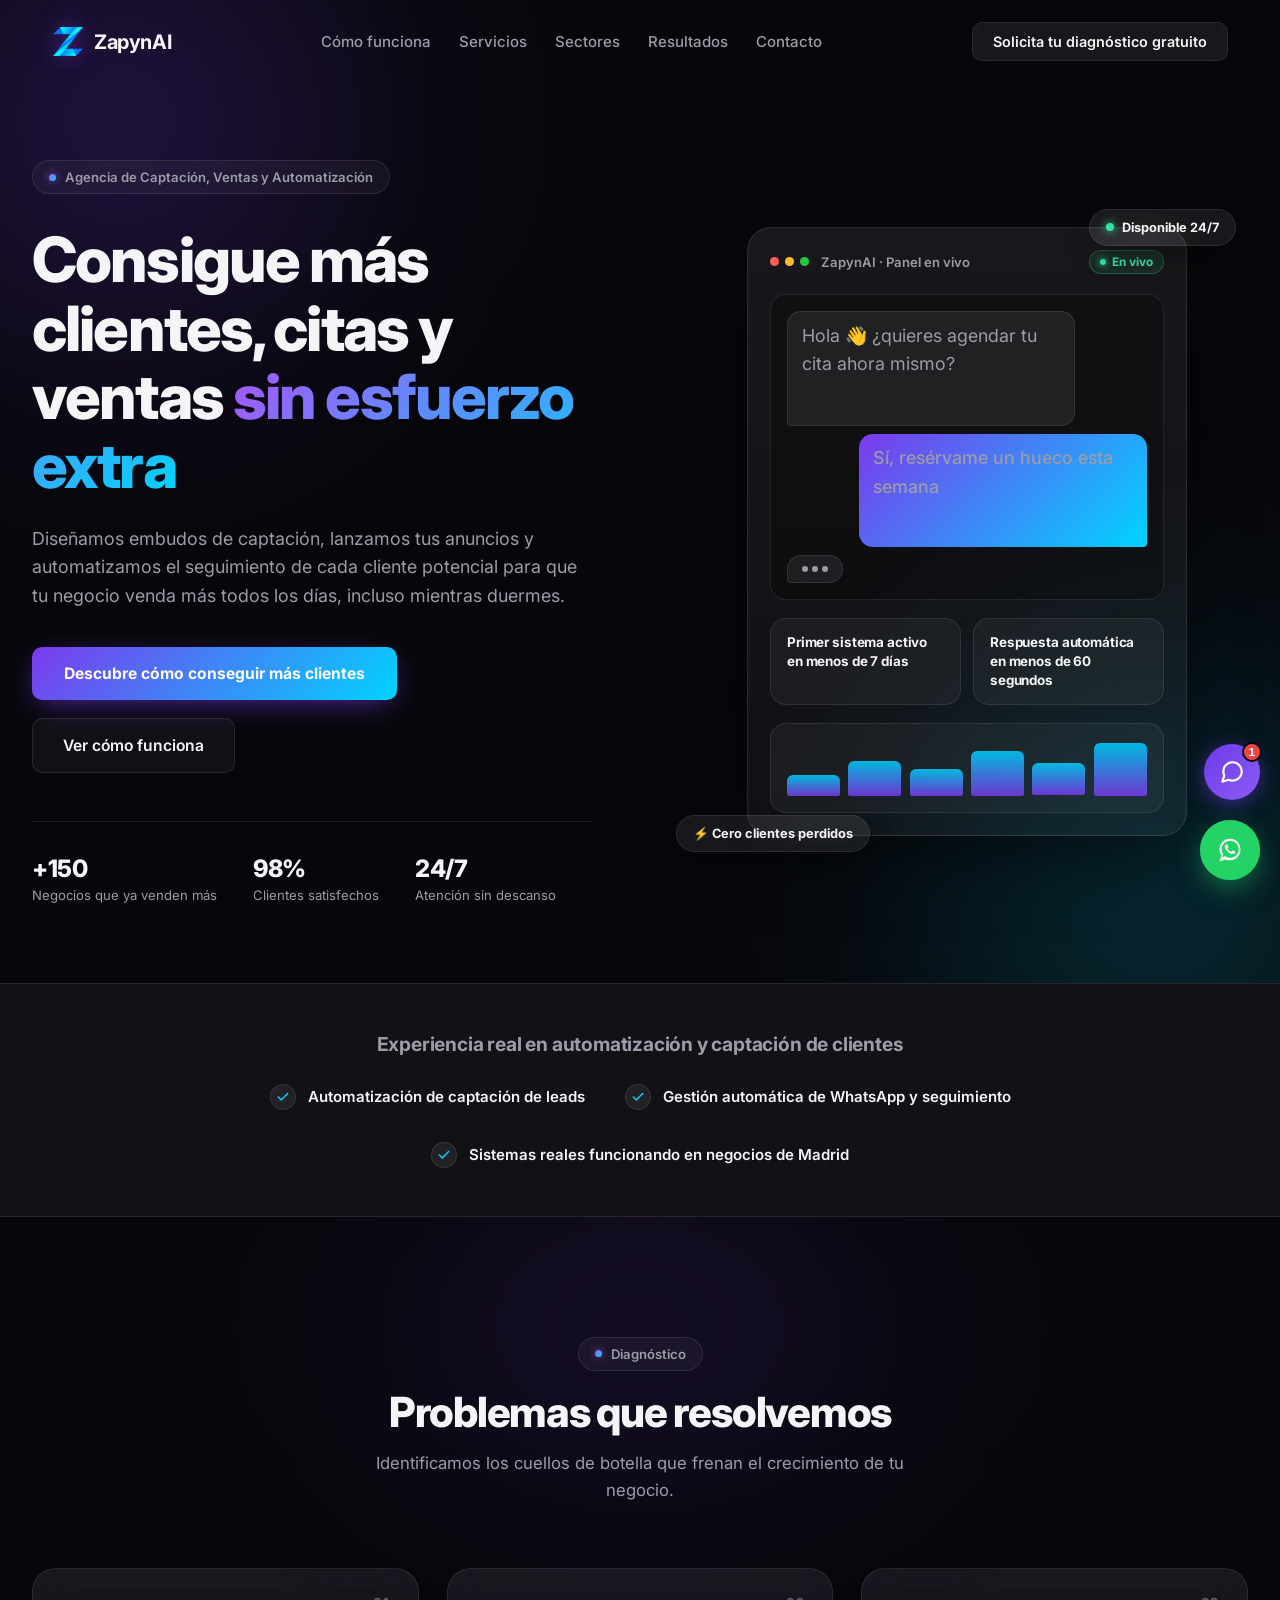
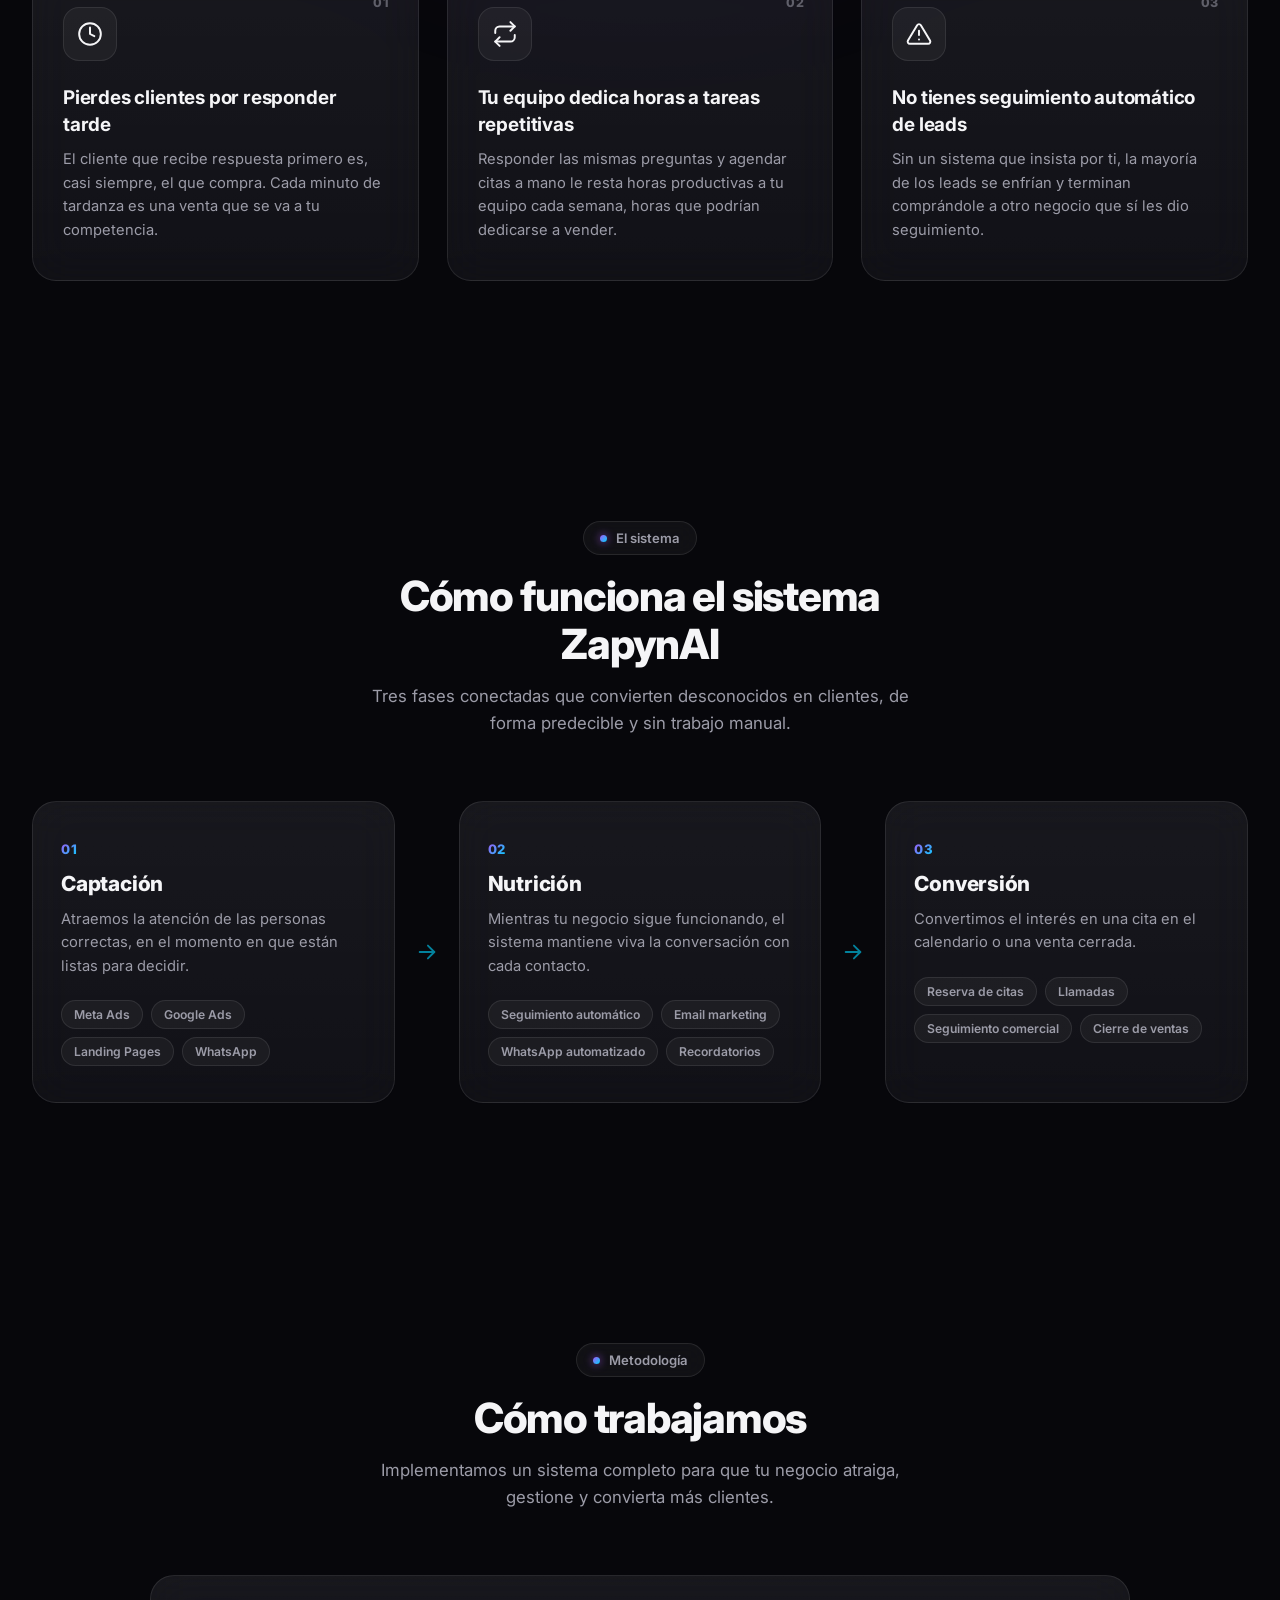
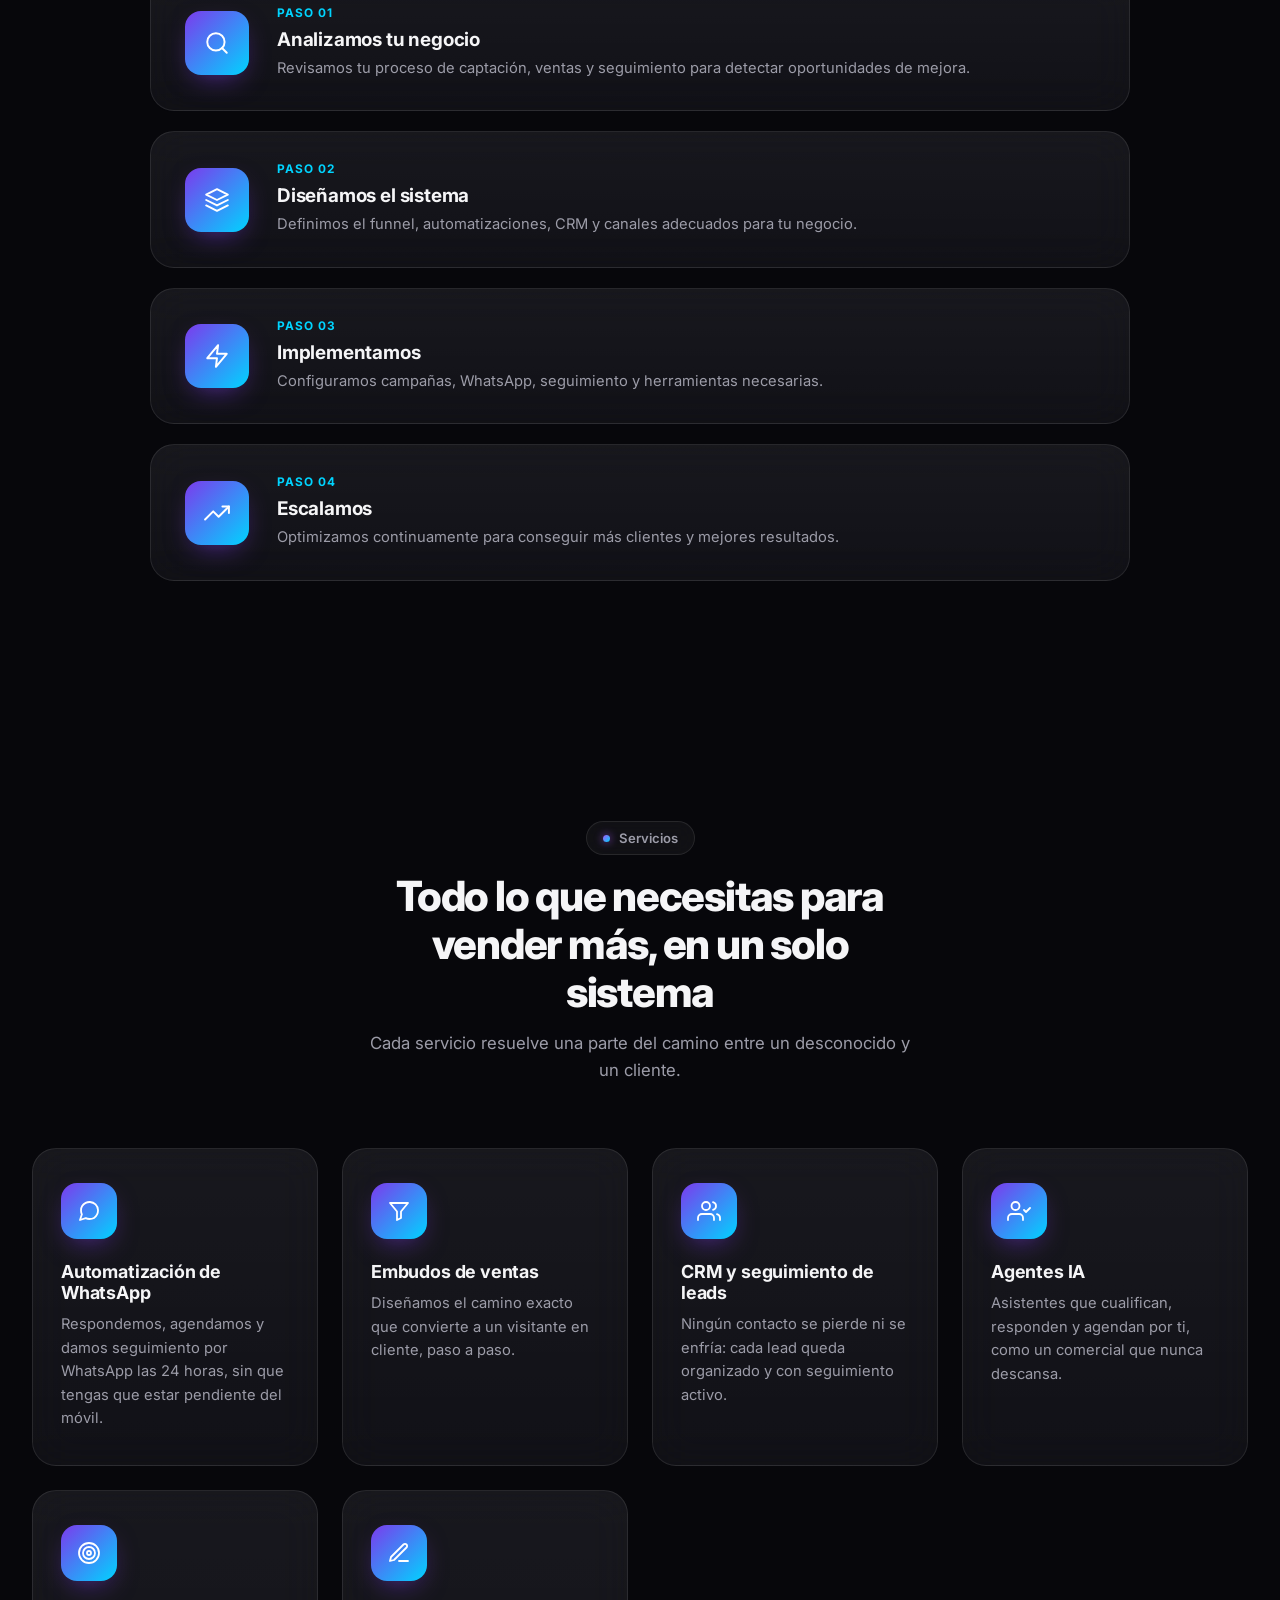
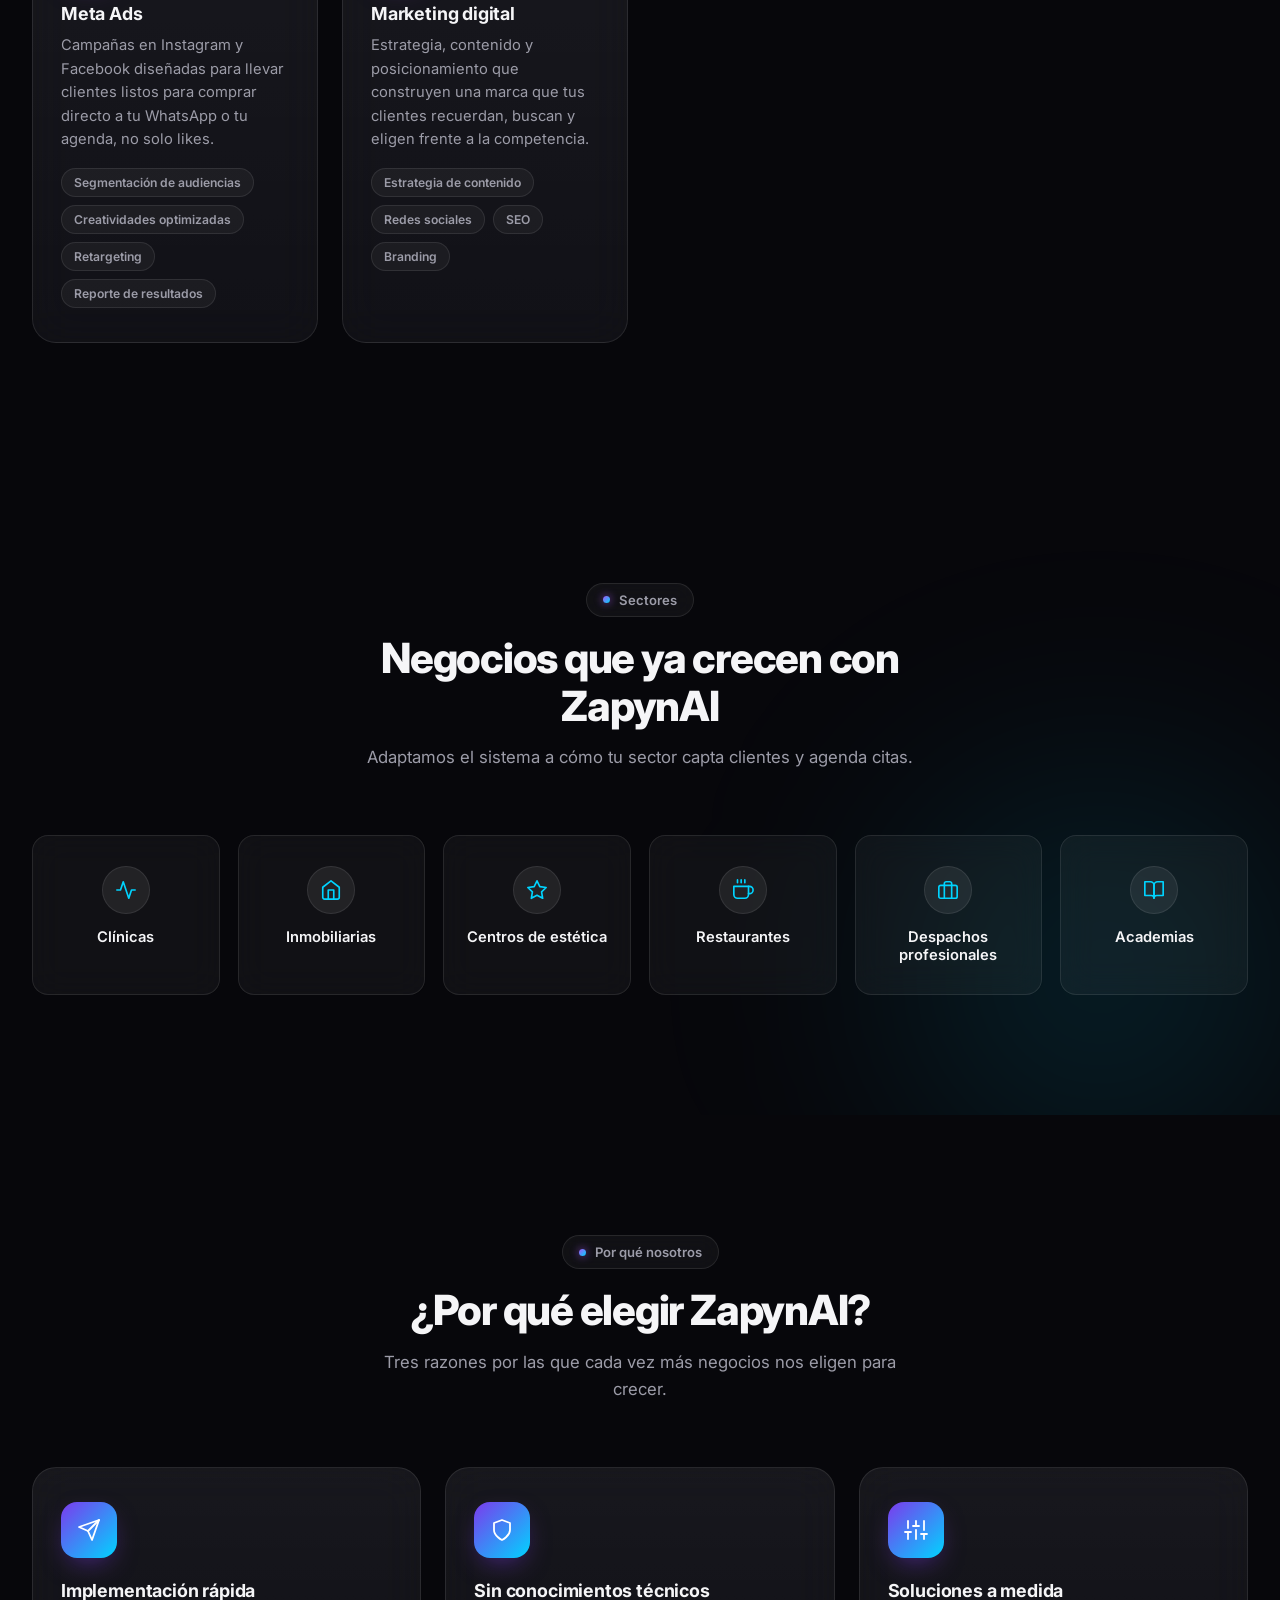
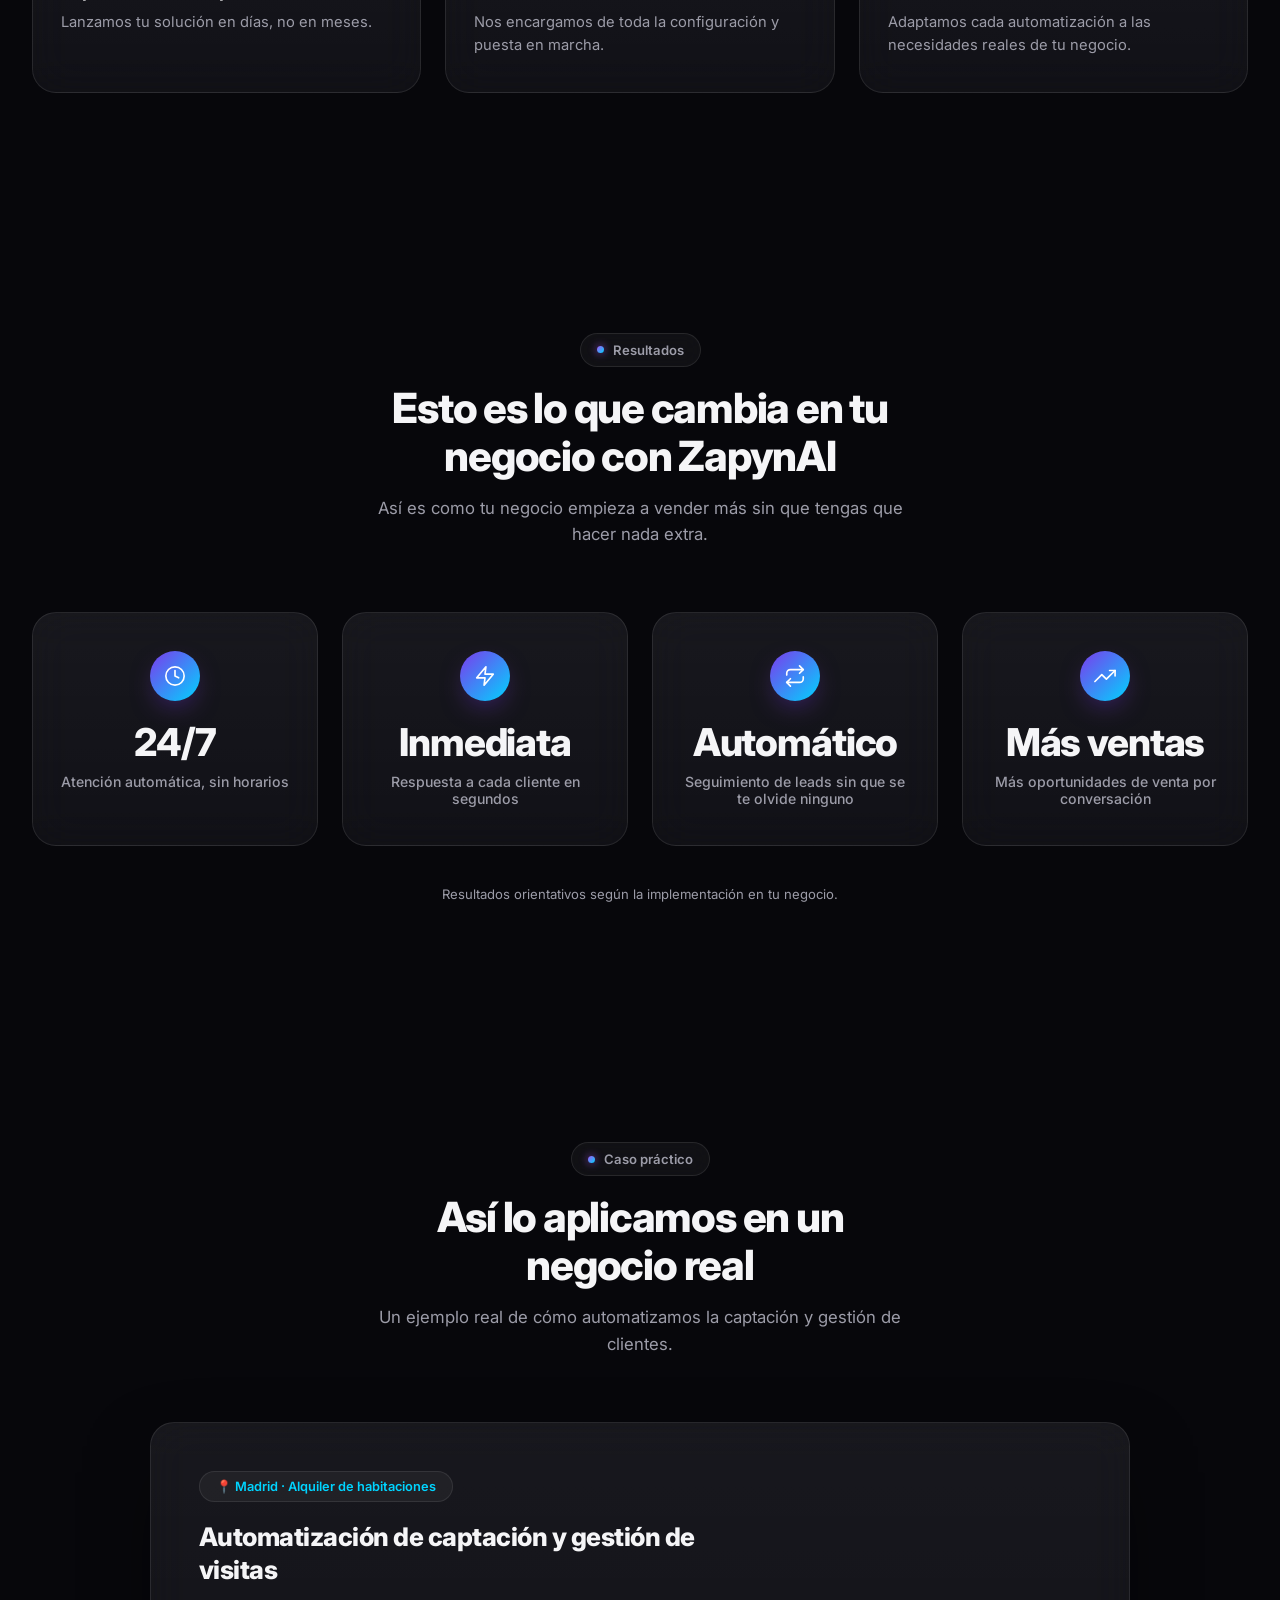
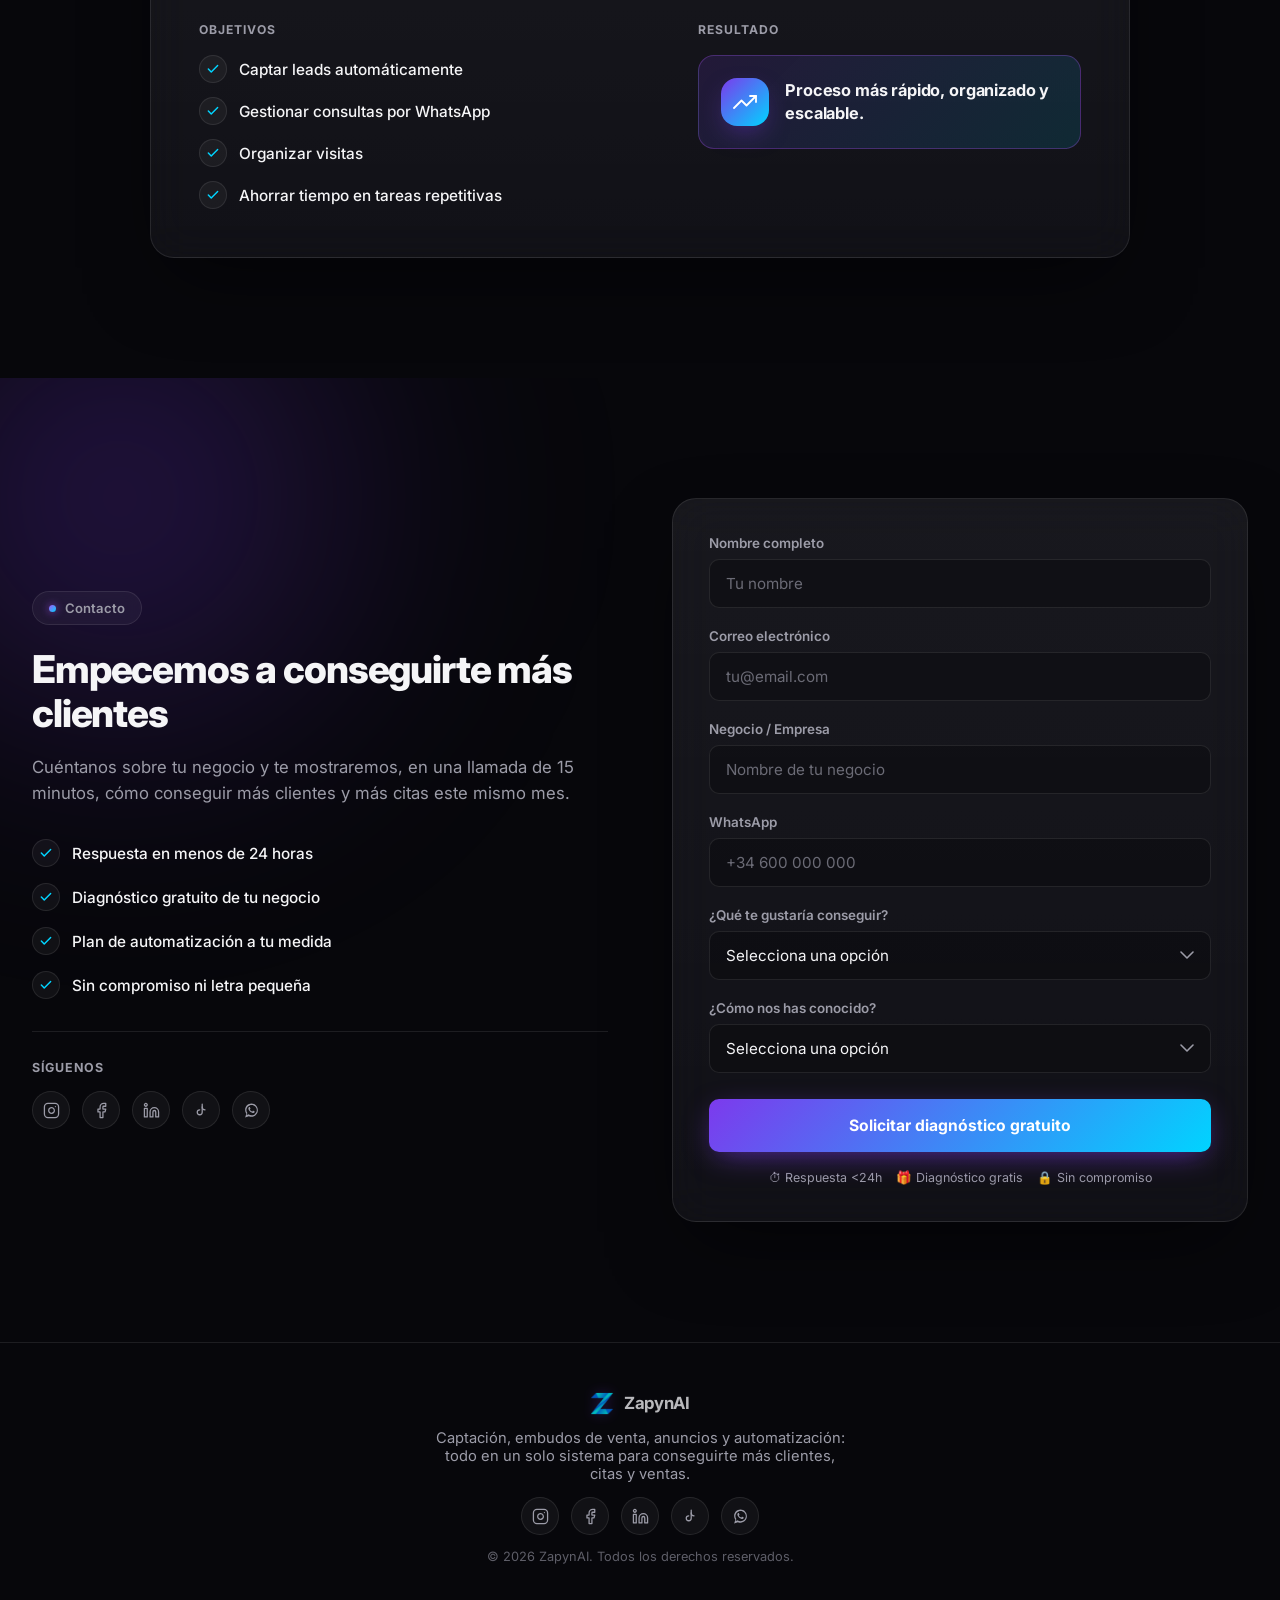
<file: index.html>
<!DOCTYPE html>
<html lang="es">
<head>
    <meta charset="UTF-8">
    <meta name="viewport" content="width=device-width, initial-scale=1.0">
    <title>ZapynAI — Más clientes, más citas y más ventas para tu negocio</title>
    <meta name="description" content="ZapynAI es la agencia que capta clientes, diseña embudos de venta, lanza tus anuncios y automatiza el seguimiento para que consigas más citas y más ventas.">

    <link rel="preconnect" href="https://fonts.googleapis.com">
    <link rel="preconnect" href="https://fonts.gstatic.com" crossorigin>
    <link href="https://fonts.googleapis.com/css2?family=Inter:wght@400;500;600;700;800&display=swap" rel="stylesheet">

    <link rel="stylesheet" href="styles.css">
</head>
<body>

<header class="navbar" id="navbar">
    <div class="nav-container">
        <a href="#hero" class="logo">
            <img src="assets/brand/zapynai-isotype.png" alt="ZapynAI" class="logo-mark">
            ZapynAI
        </a>

        <nav class="nav-links" id="navLinks">
            <a href="#como-funciona">Cómo funciona</a>
            <a href="#servicios">Servicios</a>
            <a href="#sectores">Sectores</a>
            <a href="#resultados">Resultados</a>
            <a href="#contacto">Contacto</a>
        </nav>

        <div class="nav-actions">
            <a href="#contacto" class="btn-nav">Solicita tu diagnóstico gratuito</a>
            <button class="nav-toggle" id="navToggle" aria-label="Abrir menú" aria-expanded="false">
                <span></span>
                <span></span>
                <span></span>
            </button>
        </div>
    </div>
</header>

<section class="hero" id="hero">
    <div class="hero-glow hero-glow-purple"></div>
    <div class="hero-glow hero-glow-blue"></div>

    <div class="hero-container">
        <div class="hero-content">
            <div class="eyebrow reveal">
                <span class="eyebrow-dot"></span>
                Agencia de Captación, Ventas y Automatización
            </div>

            <h1 class="reveal" style="--delay: 0.08s">
                Consigue más clientes, citas y ventas <span class="text-gradient">sin esfuerzo extra</span>
            </h1>

            <p class="reveal" style="--delay: 0.16s">
                Diseñamos embudos de captación, lanzamos tus anuncios y automatizamos el seguimiento
                de cada cliente potencial para que tu negocio venda más todos los días, incluso mientras duermes.
            </p>

            <div class="buttons reveal" style="--delay: 0.24s">
                <a href="#contacto" class="btn-primary" id="heroPrimaryCta">
                    <span>Descubre cómo conseguir más clientes</span>
                </a>
                <a href="#como-funciona" class="btn-secondary">
                    Ver cómo funciona
                </a>
            </div>

            <div class="hero-stats reveal" style="--delay: 0.32s">
                <div class="stat">
                    <strong>+150</strong>
                    <span>Negocios que ya venden más</span>
                </div>
                <div class="stat">
                    <strong>98%</strong>
                    <span>Clientes satisfechos</span>
                </div>
                <div class="stat">
                    <strong>24/7</strong>
                    <span>Atención sin descanso</span>
                </div>
            </div>
        </div>

        <div class="hero-visual reveal" style="--delay: 0.2s">
            <div class="dashboard-card">
                <div class="dashboard-header">
                    <div class="dashboard-dots">
                        <span></span><span></span><span></span>
                    </div>
                    <span class="dashboard-title">ZapynAI · Panel en vivo</span>
                    <span class="dashboard-live"><i></i>En vivo</span>
                </div>

                <div class="dashboard-body">
                    <div class="chat-preview">
                        <div class="chat-bubble bot">
                            <p>Hola 👋 ¿quieres agendar tu cita ahora mismo?</p>
                        </div>
                        <div class="chat-bubble user">
                            <p>Sí, resérvame un hueco esta semana</p>
                        </div>
                        <div class="chat-typing">
                            <span></span><span></span><span></span>
                        </div>
                    </div>

                    <div class="metrics-grid">
                        <div class="metric-card">
                            <span class="metric-text">Primer sistema activo en menos de 7 días</span>
                        </div>
                        <div class="metric-card">
                            <span class="metric-text">Respuesta automática en menos de 60 segundos</span>
                        </div>
                    </div>

                    <div class="chart">
                        <div class="bar" style="--h:38%"></div>
                        <div class="bar" style="--h:62%"></div>
                        <div class="bar" style="--h:48%"></div>
                        <div class="bar" style="--h:80%"></div>
                        <div class="bar" style="--h:58%"></div>
                        <div class="bar" style="--h:95%"></div>
                    </div>
                </div>
            </div>

            <div class="floating-badge badge-top">
                <i class="pulse-dot"></i> Disponible 24/7
            </div>
            <div class="floating-badge badge-bottom">
                ⚡ Cero clientes perdidos
            </div>
        </div>
    </div>
</section>

<section class="proof">
    <div class="proof-container reveal-scroll">
        <h2>Experiencia real en automatización y captación de clientes</h2>

        <div class="proof-grid">
            <div class="proof-item">
                <svg viewBox="0 0 24 24" fill="none" stroke="currentColor" stroke-width="2.5" stroke-linecap="round" stroke-linejoin="round" width="18" height="18">
                    <polyline points="20 6 9 17 4 12"></polyline>
                </svg>
                Automatización de captación de leads
            </div>
            <div class="proof-item">
                <svg viewBox="0 0 24 24" fill="none" stroke="currentColor" stroke-width="2.5" stroke-linecap="round" stroke-linejoin="round" width="18" height="18">
                    <polyline points="20 6 9 17 4 12"></polyline>
                </svg>
                Gestión automática de WhatsApp y seguimiento
            </div>
            <div class="proof-item">
                <svg viewBox="0 0 24 24" fill="none" stroke="currentColor" stroke-width="2.5" stroke-linecap="round" stroke-linejoin="round" width="18" height="18">
                    <polyline points="20 6 9 17 4 12"></polyline>
                </svg>
                Sistemas reales funcionando en negocios de Madrid
            </div>
        </div>
    </div>
</section>

<section class="problems" id="problemas">
    <div class="problems-glow"></div>

    <div class="problems-container">
        <div class="section-header reveal-scroll">
            <div class="eyebrow">
                <span class="eyebrow-dot"></span>
                Diagnóstico
            </div>
            <h2>Problemas que resolvemos</h2>
            <p>Identificamos los cuellos de botella que frenan el crecimiento de tu negocio.</p>
        </div>

        <div class="problems-grid">
            <div class="problem-card reveal-scroll" style="--delay: 0.05s">
                <span class="problem-number">01</span>
                <div class="problem-icon">
                    <svg viewBox="0 0 24 24" fill="none" stroke="currentColor" stroke-width="1.8" stroke-linecap="round" stroke-linejoin="round" width="26" height="26">
                        <circle cx="12" cy="12" r="10"></circle>
                        <polyline points="12 6 12 12 16 14"></polyline>
                    </svg>
                </div>
                <h3>Pierdes clientes por responder tarde</h3>
                <p>El cliente que recibe respuesta primero es, casi siempre, el que compra. Cada minuto de tardanza es una venta que se va a tu competencia.</p>
            </div>

            <div class="problem-card reveal-scroll" style="--delay: 0.15s">
                <span class="problem-number">02</span>
                <div class="problem-icon">
                    <svg viewBox="0 0 24 24" fill="none" stroke="currentColor" stroke-width="1.8" stroke-linecap="round" stroke-linejoin="round" width="26" height="26">
                        <polyline points="17 1 21 5 17 9"></polyline>
                        <path d="M3 11V9a4 4 0 0 1 4-4h14"></path>
                        <polyline points="7 23 3 19 7 15"></polyline>
                        <path d="M21 13v2a4 4 0 0 1-4 4H3"></path>
                    </svg>
                </div>
                <h3>Tu equipo dedica horas a tareas repetitivas</h3>
                <p>Responder las mismas preguntas y agendar citas a mano le resta horas productivas a tu equipo cada semana, horas que podrían dedicarse a vender.</p>
            </div>

            <div class="problem-card reveal-scroll" style="--delay: 0.25s">
                <span class="problem-number">03</span>
                <div class="problem-icon">
                    <svg viewBox="0 0 24 24" fill="none" stroke="currentColor" stroke-width="1.8" stroke-linecap="round" stroke-linejoin="round" width="26" height="26">
                        <path d="M10.29 3.86L1.82 18a2 2 0 0 0 1.71 3h16.94a2 2 0 0 0 1.71-3L13.71 3.86a2 2 0 0 0-3.42 0z"></path>
                        <line x1="12" y1="9" x2="12" y2="13"></line>
                        <line x1="12" y1="17" x2="12.01" y2="17"></line>
                    </svg>
                </div>
                <h3>No tienes seguimiento automático de leads</h3>
                <p>Sin un sistema que insista por ti, la mayoría de los leads se enfrían y terminan comprándole a otro negocio que sí les dio seguimiento.</p>
            </div>
        </div>
    </div>
</section>

<section class="funnel" id="como-funciona">
    <div class="funnel-container">
        <div class="section-header reveal-scroll">
            <div class="eyebrow">
                <span class="eyebrow-dot"></span>
                El sistema
            </div>
            <h2>Cómo funciona el sistema ZapynAI</h2>
            <p>Tres fases conectadas que convierten desconocidos en clientes, de forma predecible y sin trabajo manual.</p>
        </div>

        <div class="funnel-grid">
            <div class="funnel-step reveal-scroll" style="--delay: 0.05s">
                <span class="funnel-number">01</span>
                <h3>Captación</h3>
                <p>Atraemos la atención de las personas correctas, en el momento en que están listas para decidir.</p>
                <div class="funnel-tags">
                    <span class="funnel-tag">Meta Ads</span>
                    <span class="funnel-tag">Google Ads</span>
                    <span class="funnel-tag">Landing Pages</span>
                    <span class="funnel-tag">WhatsApp</span>
                </div>
            </div>

            <div class="funnel-arrow">
                <svg viewBox="0 0 24 24" fill="none" stroke="currentColor" stroke-width="2" stroke-linecap="round" stroke-linejoin="round">
                    <line x1="4" y1="12" x2="20" y2="12"></line>
                    <polyline points="13 5 20 12 13 19"></polyline>
                </svg>
            </div>

            <div class="funnel-step reveal-scroll" style="--delay: 0.15s">
                <span class="funnel-number">02</span>
                <h3>Nutrición</h3>
                <p>Mientras tu negocio sigue funcionando, el sistema mantiene viva la conversación con cada contacto.</p>
                <div class="funnel-tags">
                    <span class="funnel-tag">Seguimiento automático</span>
                    <span class="funnel-tag">Email marketing</span>
                    <span class="funnel-tag">WhatsApp automatizado</span>
                    <span class="funnel-tag">Recordatorios</span>
                </div>
            </div>

            <div class="funnel-arrow">
                <svg viewBox="0 0 24 24" fill="none" stroke="currentColor" stroke-width="2" stroke-linecap="round" stroke-linejoin="round">
                    <line x1="4" y1="12" x2="20" y2="12"></line>
                    <polyline points="13 5 20 12 13 19"></polyline>
                </svg>
            </div>

            <div class="funnel-step reveal-scroll" style="--delay: 0.25s">
                <span class="funnel-number">03</span>
                <h3>Conversión</h3>
                <p>Convertimos el interés en una cita en el calendario o una venta cerrada.</p>
                <div class="funnel-tags">
                    <span class="funnel-tag">Reserva de citas</span>
                    <span class="funnel-tag">Llamadas</span>
                    <span class="funnel-tag">Seguimiento comercial</span>
                    <span class="funnel-tag">Cierre de ventas</span>
                </div>
            </div>
        </div>
    </div>
</section>

<section class="workflow" id="como-trabajamos">
    <div class="workflow-container">
        <div class="section-header reveal-scroll">
            <div class="eyebrow">
                <span class="eyebrow-dot"></span>
                Metodología
            </div>
            <h2>Cómo trabajamos</h2>
            <p>Implementamos un sistema completo para que tu negocio atraiga, gestione y convierta más clientes.</p>
        </div>

        <div class="workflow-list">
            <div class="workflow-step reveal-scroll" style="--delay: 0.05s">
                <div class="workflow-icon">
                    <svg viewBox="0 0 24 24" fill="none" stroke="white" stroke-width="1.8" stroke-linecap="round" stroke-linejoin="round" width="26" height="26">
                        <circle cx="11" cy="11" r="8"></circle>
                        <line x1="21" y1="21" x2="16.65" y2="16.65"></line>
                    </svg>
                </div>
                <div class="workflow-content">
                    <span class="workflow-step-label">Paso 01</span>
                    <h3>Analizamos tu negocio</h3>
                    <p>Revisamos tu proceso de captación, ventas y seguimiento para detectar oportunidades de mejora.</p>
                </div>
            </div>

            <div class="workflow-step reveal-scroll" style="--delay: 0.15s">
                <div class="workflow-icon">
                    <svg viewBox="0 0 24 24" fill="none" stroke="white" stroke-width="1.8" stroke-linecap="round" stroke-linejoin="round" width="26" height="26">
                        <polygon points="12 2 2 7 12 12 22 7 12 2"></polygon>
                        <polyline points="2 17 12 22 22 17"></polyline>
                        <polyline points="2 12 12 17 22 12"></polyline>
                    </svg>
                </div>
                <div class="workflow-content">
                    <span class="workflow-step-label">Paso 02</span>
                    <h3>Diseñamos el sistema</h3>
                    <p>Definimos el funnel, automatizaciones, CRM y canales adecuados para tu negocio.</p>
                </div>
            </div>

            <div class="workflow-step reveal-scroll" style="--delay: 0.25s">
                <div class="workflow-icon">
                    <svg viewBox="0 0 24 24" fill="none" stroke="white" stroke-width="1.8" stroke-linecap="round" stroke-linejoin="round" width="26" height="26">
                        <polygon points="13 2 3 14 12 14 11 22 21 10 12 10 13 2"></polygon>
                    </svg>
                </div>
                <div class="workflow-content">
                    <span class="workflow-step-label">Paso 03</span>
                    <h3>Implementamos</h3>
                    <p>Configuramos campañas, WhatsApp, seguimiento y herramientas necesarias.</p>
                </div>
            </div>

            <div class="workflow-step reveal-scroll" style="--delay: 0.35s">
                <div class="workflow-icon">
                    <svg viewBox="0 0 24 24" fill="none" stroke="white" stroke-width="1.8" stroke-linecap="round" stroke-linejoin="round" width="26" height="26">
                        <polyline points="23 6 13.5 15.5 8.5 10.5 1 18"></polyline>
                        <polyline points="17 6 23 6 23 12"></polyline>
                    </svg>
                </div>
                <div class="workflow-content">
                    <span class="workflow-step-label">Paso 04</span>
                    <h3>Escalamos</h3>
                    <p>Optimizamos continuamente para conseguir más clientes y mejores resultados.</p>
                </div>
            </div>
        </div>
    </div>
</section>

<section class="growth services" id="servicios">
    <div class="growth-container">
        <div class="section-header reveal-scroll">
            <div class="eyebrow">
                <span class="eyebrow-dot"></span>
                Servicios
            </div>
            <h2>Todo lo que necesitas para vender más, en un solo sistema</h2>
            <p>Cada servicio resuelve una parte del camino entre un desconocido y un cliente.</p>
        </div>

        <div class="growth-grid">
            <div class="growth-card reveal-scroll" style="--delay: 0.05s">
                <div class="growth-icon">
                    <svg viewBox="0 0 24 24" fill="none" stroke="white" stroke-width="1.8" stroke-linecap="round" stroke-linejoin="round" width="24" height="24">
                        <path d="M21 11.5a8.38 8.38 0 0 1-.9 3.8 8.5 8.5 0 0 1-7.6 4.7 8.38 8.38 0 0 1-3.8-.9L3 21l1.9-5.7a8.38 8.38 0 0 1-.9-3.8 8.5 8.5 0 0 1 4.7-7.6 8.38 8.38 0 0 1 3.8-.9h.5a8.48 8.48 0 0 1 8 8v.5z"></path>
                    </svg>
                </div>
                <h3>Automatización de WhatsApp</h3>
                <p>Respondemos, agendamos y damos seguimiento por WhatsApp las 24 horas, sin que tengas que estar pendiente del móvil.</p>
            </div>

            <div class="growth-card reveal-scroll" style="--delay: 0.1s">
                <div class="growth-icon">
                    <svg viewBox="0 0 24 24" fill="none" stroke="white" stroke-width="1.8" stroke-linecap="round" stroke-linejoin="round" width="24" height="24">
                        <polygon points="3 4 21 4 14 12.5 14 19 10 21 10 12.5 3 4"></polygon>
                    </svg>
                </div>
                <h3>Embudos de ventas</h3>
                <p>Diseñamos el camino exacto que convierte a un visitante en cliente, paso a paso.</p>
            </div>

            <div class="growth-card reveal-scroll" style="--delay: 0.15s">
                <div class="growth-icon">
                    <svg viewBox="0 0 24 24" fill="none" stroke="white" stroke-width="1.8" stroke-linecap="round" stroke-linejoin="round" width="24" height="24">
                        <path d="M17 21v-2a4 4 0 0 0-4-4H5a4 4 0 0 0-4 4v2"></path>
                        <circle cx="9" cy="7" r="4"></circle>
                        <path d="M23 21v-2a4 4 0 0 0-3-3.87"></path>
                        <path d="M16 3.13a4 4 0 0 1 0 7.75"></path>
                    </svg>
                </div>
                <h3>CRM y seguimiento de leads</h3>
                <p>Ningún contacto se pierde ni se enfría: cada lead queda organizado y con seguimiento activo.</p>
            </div>

            <div class="growth-card reveal-scroll" style="--delay: 0.2s">
                <div class="growth-icon">
                    <svg viewBox="0 0 24 24" fill="none" stroke="white" stroke-width="1.8" stroke-linecap="round" stroke-linejoin="round" width="24" height="24">
                        <path d="M16 21v-2a4 4 0 0 0-4-4H5a4 4 0 0 0-4 4v2"></path>
                        <circle cx="8.5" cy="7" r="4"></circle>
                        <polyline points="17 11 19 13 23 9"></polyline>
                    </svg>
                </div>
                <h3>Agentes IA</h3>
                <p>Asistentes que cualifican, responden y agendan por ti, como un comercial que nunca descansa.</p>
            </div>

            <div class="growth-card reveal-scroll" style="--delay: 0.25s">
                <div class="growth-icon">
                    <svg viewBox="0 0 24 24" fill="none" stroke="white" stroke-width="1.8" stroke-linecap="round" stroke-linejoin="round" width="24" height="24">
                        <circle cx="12" cy="12" r="10"></circle>
                        <circle cx="12" cy="12" r="6"></circle>
                        <circle cx="12" cy="12" r="2"></circle>
                    </svg>
                </div>
                <h3>Meta Ads</h3>
                <p>Campañas en Instagram y Facebook diseñadas para llevar clientes listos para comprar directo a tu WhatsApp o tu agenda, no solo likes.</p>
                <div class="funnel-tags">
                    <span class="funnel-tag">Segmentación de audiencias</span>
                    <span class="funnel-tag">Creatividades optimizadas</span>
                    <span class="funnel-tag">Retargeting</span>
                    <span class="funnel-tag">Reporte de resultados</span>
                </div>
            </div>

            <div class="growth-card reveal-scroll" style="--delay: 0.3s">
                <div class="growth-icon">
                    <svg viewBox="0 0 24 24" fill="none" stroke="white" stroke-width="1.8" stroke-linecap="round" stroke-linejoin="round" width="24" height="24">
                        <path d="M12 20h9"></path>
                        <path d="M16.5 3.5a2.121 2.121 0 0 1 3 3L7 19l-4 1 1-4L16.5 3.5z"></path>
                    </svg>
                </div>
                <h3>Marketing digital</h3>
                <p>Estrategia, contenido y posicionamiento que construyen una marca que tus clientes recuerdan, buscan y eligen frente a la competencia.</p>
                <div class="funnel-tags">
                    <span class="funnel-tag">Estrategia de contenido</span>
                    <span class="funnel-tag">Redes sociales</span>
                    <span class="funnel-tag">SEO</span>
                    <span class="funnel-tag">Branding</span>
                </div>
            </div>
        </div>
    </div>
</section>

<section class="sectors" id="sectores">
    <div class="sectors-glow"></div>

    <div class="sectors-container">
        <div class="section-header reveal-scroll">
            <div class="eyebrow">
                <span class="eyebrow-dot"></span>
                Sectores
            </div>
            <h2>Negocios que ya crecen con ZapynAI</h2>
            <p>Adaptamos el sistema a cómo tu sector capta clientes y agenda citas.</p>
        </div>

        <div class="sectors-grid">
            <div class="sector-card reveal-scroll" style="--delay: 0.04s">
                <div class="sector-icon">
                    <svg viewBox="0 0 24 24" fill="none" stroke="currentColor" stroke-width="1.8" stroke-linecap="round" stroke-linejoin="round" width="22" height="22">
                        <polyline points="22 12 18 12 15 21 9 3 6 12 2 12"></polyline>
                    </svg>
                </div>
                <span>Clínicas</span>
            </div>

            <div class="sector-card reveal-scroll" style="--delay: 0.08s">
                <div class="sector-icon">
                    <svg viewBox="0 0 24 24" fill="none" stroke="currentColor" stroke-width="1.8" stroke-linecap="round" stroke-linejoin="round" width="22" height="22">
                        <path d="M3 9l9-7 9 7v11a2 2 0 0 1-2 2H5a2 2 0 0 1-2-2z"></path>
                        <polyline points="9 22 9 12 15 12 15 22"></polyline>
                    </svg>
                </div>
                <span>Inmobiliarias</span>
            </div>

            <div class="sector-card reveal-scroll" style="--delay: 0.12s">
                <div class="sector-icon">
                    <svg viewBox="0 0 24 24" fill="none" stroke="currentColor" stroke-width="1.8" stroke-linecap="round" stroke-linejoin="round" width="22" height="22">
                        <polygon points="12 2 15.09 8.26 22 9.27 17 14.14 18.18 21.02 12 17.77 5.82 21.02 7 14.14 2 9.27 8.91 8.26 12 2"></polygon>
                    </svg>
                </div>
                <span>Centros de estética</span>
            </div>

            <div class="sector-card reveal-scroll" style="--delay: 0.16s">
                <div class="sector-icon">
                    <svg viewBox="0 0 24 24" fill="none" stroke="currentColor" stroke-width="1.8" stroke-linecap="round" stroke-linejoin="round" width="22" height="22">
                        <path d="M18 8h1a4 4 0 0 1 0 8h-1"></path>
                        <path d="M2 8h16v9a4 4 0 0 1-4 4H6a4 4 0 0 1-4-4V8z"></path>
                        <line x1="6" y1="1" x2="6" y2="4"></line>
                        <line x1="10" y1="1" x2="10" y2="4"></line>
                        <line x1="14" y1="1" x2="14" y2="4"></line>
                    </svg>
                </div>
                <span>Restaurantes</span>
            </div>

            <div class="sector-card reveal-scroll" style="--delay: 0.2s">
                <div class="sector-icon">
                    <svg viewBox="0 0 24 24" fill="none" stroke="currentColor" stroke-width="1.8" stroke-linecap="round" stroke-linejoin="round" width="22" height="22">
                        <rect x="2" y="7" width="20" height="14" rx="2" ry="2"></rect>
                        <path d="M16 21V5a2 2 0 0 0-2-2h-4a2 2 0 0 0-2 2v16"></path>
                    </svg>
                </div>
                <span>Despachos profesionales</span>
            </div>

            <div class="sector-card reveal-scroll" style="--delay: 0.24s">
                <div class="sector-icon">
                    <svg viewBox="0 0 24 24" fill="none" stroke="currentColor" stroke-width="1.8" stroke-linecap="round" stroke-linejoin="round" width="22" height="22">
                        <path d="M2 3h6a4 4 0 0 1 4 4v14a3 3 0 0 0-3-3H2z"></path>
                        <path d="M22 3h-6a4 4 0 0 0-4 4v14a3 3 0 0 1 3-3h7z"></path>
                    </svg>
                </div>
                <span>Academias</span>
            </div>
        </div>
    </div>
</section>

<section class="growth why" id="por-que-elegir">
    <div class="growth-container">
        <div class="section-header reveal-scroll">
            <div class="eyebrow">
                <span class="eyebrow-dot"></span>
                Por qué nosotros
            </div>
            <h2>¿Por qué elegir ZapynAI?</h2>
            <p>Tres razones por las que cada vez más negocios nos eligen para crecer.</p>
        </div>

        <div class="growth-grid">
            <div class="growth-card reveal-scroll" style="--delay: 0.05s">
                <div class="growth-icon">
                    <svg viewBox="0 0 24 24" fill="none" stroke="white" stroke-width="1.8" stroke-linecap="round" stroke-linejoin="round" width="24" height="24">
                        <path d="M22 2L11 13"></path>
                        <path d="M22 2l-7 20-4-9-9-4 20-7z"></path>
                    </svg>
                </div>
                <h3>Implementación rápida</h3>
                <p>Lanzamos tu solución en días, no en meses.</p>
            </div>

            <div class="growth-card reveal-scroll" style="--delay: 0.15s">
                <div class="growth-icon">
                    <svg viewBox="0 0 24 24" fill="none" stroke="white" stroke-width="1.8" stroke-linecap="round" stroke-linejoin="round" width="24" height="24">
                        <path d="M12 22s8-4 8-10V5l-8-3-8 3v7c0 6 8 10 8 10z"></path>
                    </svg>
                </div>
                <h3>Sin conocimientos técnicos</h3>
                <p>Nos encargamos de toda la configuración y puesta en marcha.</p>
            </div>

            <div class="growth-card reveal-scroll" style="--delay: 0.25s">
                <div class="growth-icon">
                    <svg viewBox="0 0 24 24" fill="none" stroke="white" stroke-width="1.8" stroke-linecap="round" stroke-linejoin="round" width="24" height="24">
                        <line x1="4" y1="21" x2="4" y2="14"></line>
                        <line x1="4" y1="10" x2="4" y2="3"></line>
                        <line x1="12" y1="21" x2="12" y2="12"></line>
                        <line x1="12" y1="8" x2="12" y2="3"></line>
                        <line x1="20" y1="21" x2="20" y2="16"></line>
                        <line x1="20" y1="12" x2="20" y2="3"></line>
                        <line x1="1" y1="14" x2="7" y2="14"></line>
                        <line x1="9" y1="8" x2="15" y2="8"></line>
                        <line x1="17" y1="16" x2="23" y2="16"></line>
                    </svg>
                </div>
                <h3>Soluciones a medida</h3>
                <p>Adaptamos cada automatización a las necesidades reales de tu negocio.</p>
            </div>
        </div>
    </div>
</section>

<section class="results" id="resultados">
    <div class="results-container">
        <div class="section-header reveal-scroll">
            <div class="eyebrow">
                <span class="eyebrow-dot"></span>
                Resultados
            </div>
            <h2>Esto es lo que cambia en tu negocio con ZapynAI</h2>
            <p>Así es como tu negocio empieza a vender más sin que tengas que hacer nada extra.</p>
        </div>

        <div class="results-grid">
            <div class="result-card reveal-scroll" style="--delay: 0.05s">
                <div class="result-icon">
                    <svg viewBox="0 0 24 24" fill="none" stroke="white" stroke-width="1.8" stroke-linecap="round" stroke-linejoin="round" width="22" height="22">
                        <circle cx="12" cy="12" r="10"></circle>
                        <polyline points="12 6 12 12 16 14"></polyline>
                    </svg>
                </div>
                <span class="result-value">24/7</span>
                <span class="result-label">Atención automática, sin horarios</span>
            </div>

            <div class="result-card reveal-scroll" style="--delay: 0.15s">
                <div class="result-icon">
                    <svg viewBox="0 0 24 24" fill="none" stroke="white" stroke-width="1.8" stroke-linecap="round" stroke-linejoin="round" width="22" height="22">
                        <polygon points="13 2 3 14 12 14 11 22 21 10 12 10 13 2"></polygon>
                    </svg>
                </div>
                <span class="result-value">Inmediata</span>
                <span class="result-label">Respuesta a cada cliente en segundos</span>
            </div>

            <div class="result-card reveal-scroll" style="--delay: 0.25s">
                <div class="result-icon">
                    <svg viewBox="0 0 24 24" fill="none" stroke="white" stroke-width="1.8" stroke-linecap="round" stroke-linejoin="round" width="22" height="22">
                        <polyline points="17 1 21 5 17 9"></polyline>
                        <path d="M3 11V9a4 4 0 0 1 4-4h14"></path>
                        <polyline points="7 23 3 19 7 15"></polyline>
                        <path d="M21 13v2a4 4 0 0 1-4 4H3"></path>
                    </svg>
                </div>
                <span class="result-value">Automático</span>
                <span class="result-label">Seguimiento de leads sin que se te olvide ninguno</span>
            </div>

            <div class="result-card reveal-scroll" style="--delay: 0.35s">
                <div class="result-icon">
                    <svg viewBox="0 0 24 24" fill="none" stroke="white" stroke-width="1.8" stroke-linecap="round" stroke-linejoin="round" width="22" height="22">
                        <polyline points="23 6 13.5 15.5 8.5 10.5 1 18"></polyline>
                        <polyline points="17 6 23 6 23 12"></polyline>
                    </svg>
                </div>
                <span class="result-value">Más ventas</span>
                <span class="result-label">Más oportunidades de venta por conversación</span>
            </div>
        </div>

        <p class="results-note reveal-scroll">Resultados orientativos según la implementación en tu negocio.</p>
    </div>
</section>

<section class="case-study" id="caso-practico">
    <div class="case-container">
        <div class="section-header reveal-scroll">
            <div class="eyebrow">
                <span class="eyebrow-dot"></span>
                Caso práctico
            </div>
            <h2>Así lo aplicamos en un negocio real</h2>
            <p>Un ejemplo real de cómo automatizamos la captación y gestión de clientes.</p>
        </div>

        <div class="case-card reveal-scroll">
            <div class="case-tag">📍 Madrid · Alquiler de habitaciones</div>
            <h3>Automatización de captación y gestión de visitas</h3>

            <div class="case-grid">
                <div class="case-objectives">
                    <span class="case-label">Objetivos</span>
                    <ul>
                        <li>
                            <svg viewBox="0 0 24 24" fill="none" stroke="currentColor" stroke-width="2.5" stroke-linecap="round" stroke-linejoin="round" width="16" height="16">
                                <polyline points="20 6 9 17 4 12"></polyline>
                            </svg>
                            Captar leads automáticamente
                        </li>
                        <li>
                            <svg viewBox="0 0 24 24" fill="none" stroke="currentColor" stroke-width="2.5" stroke-linecap="round" stroke-linejoin="round" width="16" height="16">
                                <polyline points="20 6 9 17 4 12"></polyline>
                            </svg>
                            Gestionar consultas por WhatsApp
                        </li>
                        <li>
                            <svg viewBox="0 0 24 24" fill="none" stroke="currentColor" stroke-width="2.5" stroke-linecap="round" stroke-linejoin="round" width="16" height="16">
                                <polyline points="20 6 9 17 4 12"></polyline>
                            </svg>
                            Organizar visitas
                        </li>
                        <li>
                            <svg viewBox="0 0 24 24" fill="none" stroke="currentColor" stroke-width="2.5" stroke-linecap="round" stroke-linejoin="round" width="16" height="16">
                                <polyline points="20 6 9 17 4 12"></polyline>
                            </svg>
                            Ahorrar tiempo en tareas repetitivas
                        </li>
                    </ul>
                </div>

                <div class="case-result">
                    <span class="case-label">Resultado</span>
                    <div class="case-result-box">
                        <div class="growth-icon">
                            <svg viewBox="0 0 24 24" fill="none" stroke="white" stroke-width="1.8" stroke-linecap="round" stroke-linejoin="round" width="24" height="24">
                                <polyline points="23 6 13.5 15.5 8.5 10.5 1 18"></polyline>
                                <polyline points="17 6 23 6 23 12"></polyline>
                            </svg>
                        </div>
                        <p>Proceso más rápido, organizado y escalable.</p>
                    </div>
                </div>
            </div>
        </div>
    </div>
</section>

<section class="contact" id="contacto">
    <div class="hero-glow hero-glow-purple"></div>

    <div class="contact-container">
        <div class="contact-grid">
            <div class="contact-info reveal-scroll">
                <div class="eyebrow">
                    <span class="eyebrow-dot"></span>
                    Contacto
                </div>
                <h2>Empecemos a conseguirte más clientes</h2>
                <p>Cuéntanos sobre tu negocio y te mostraremos, en una llamada de 15 minutos, cómo conseguir más clientes y más citas este mismo mes.</p>

                <ul class="contact-benefits">
                    <li>
                        <svg viewBox="0 0 24 24" fill="none" stroke="currentColor" stroke-width="2.5" stroke-linecap="round" stroke-linejoin="round" width="16" height="16">
                            <polyline points="20 6 9 17 4 12"></polyline>
                        </svg>
                        Respuesta en menos de 24 horas
                    </li>
                    <li>
                        <svg viewBox="0 0 24 24" fill="none" stroke="currentColor" stroke-width="2.5" stroke-linecap="round" stroke-linejoin="round" width="16" height="16">
                            <polyline points="20 6 9 17 4 12"></polyline>
                        </svg>
                        Diagnóstico gratuito de tu negocio
                    </li>
                    <li>
                        <svg viewBox="0 0 24 24" fill="none" stroke="currentColor" stroke-width="2.5" stroke-linecap="round" stroke-linejoin="round" width="16" height="16">
                            <polyline points="20 6 9 17 4 12"></polyline>
                        </svg>
                        Plan de automatización a tu medida
                    </li>
                    <li>
                        <svg viewBox="0 0 24 24" fill="none" stroke="currentColor" stroke-width="2.5" stroke-linecap="round" stroke-linejoin="round" width="16" height="16">
                            <polyline points="20 6 9 17 4 12"></polyline>
                        </svg>
                        Sin compromiso ni letra pequeña
                    </li>
                </ul>

                <div class="contact-social">
                    <span class="contact-social-label">Síguenos</span>
                    <div class="social-links">
                        <a href="https://instagram.com/zapynai" target="_blank" rel="noopener" class="social-link" aria-label="Instagram">
                            <svg viewBox="0 0 24 24" fill="none" stroke="currentColor" stroke-width="1.8" stroke-linecap="round" stroke-linejoin="round">
                                <rect x="2" y="2" width="20" height="20" rx="5" ry="5"></rect>
                                <path d="M16 11.37A4 4 0 1 1 12.63 8 4 4 0 0 1 16 11.37z"></path>
                                <line x1="17.5" y1="6.5" x2="17.51" y2="6.5"></line>
                            </svg>
                        </a>
                        <a href="https://facebook.com/zapynai" target="_blank" rel="noopener" class="social-link" aria-label="Facebook">
                            <svg viewBox="0 0 24 24" fill="none" stroke="currentColor" stroke-width="1.8" stroke-linecap="round" stroke-linejoin="round">
                                <path d="M18 2h-3a5 5 0 0 0-5 5v3H7v4h3v8h4v-8h3l1-4h-4V7a1 1 0 0 1 1-1h3z"></path>
                            </svg>
                        </a>
                        <a href="https://linkedin.com/in/zapynaiofficial" target="_blank" rel="noopener" class="social-link" aria-label="LinkedIn">
                            <svg viewBox="0 0 24 24" fill="none" stroke="currentColor" stroke-width="1.8" stroke-linecap="round" stroke-linejoin="round">
                                <path d="M16 8a6 6 0 0 1 6 6v7h-4v-7a2 2 0 0 0-2-2 2 2 0 0 0-2 2v7h-4v-7a6 6 0 0 1 6-6z"></path>
                                <rect x="2" y="9" width="4" height="12"></rect>
                                <circle cx="4" cy="4" r="2"></circle>
                            </svg>
                        </a>
                        <a href="https://tiktok.com/@zapynai" target="_blank" rel="noopener" class="social-link" aria-label="TikTok">
                            <svg viewBox="0 0 24 24" fill="none" stroke="currentColor" stroke-width="1.8" stroke-linecap="round" stroke-linejoin="round">
                                <path d="M13 3v11.5a3.5 3.5 0 1 1-3.5-3.5"></path>
                                <path d="M13 7a4 4 0 0 0 4 4"></path>
                            </svg>
                        </a>
                        <a href="https://wa.me/34XXXXXXXXX" target="_blank" rel="noopener" class="social-link" aria-label="WhatsApp">
                            <svg viewBox="0 0 32 32" fill="currentColor" stroke="none">
                                <path d="M16.004 3C9.377 3 4 8.377 4 15.004c0 2.65.86 5.1 2.32 7.094L4 29l7.084-2.278a11.93 11.93 0 0 0 4.92 1.04h.005c6.627 0 12.004-5.377 12.004-12.004C28.013 8.377 22.636 3 16.004 3zm0 21.81h-.004a9.77 9.77 0 0 1-4.98-1.365l-.357-.213-3.708 1.193 1.213-3.614-.232-.372a9.76 9.76 0 0 1-1.5-5.22c0-5.404 4.395-9.8 9.804-9.8 2.62 0 5.082 1.022 6.93 2.876a9.73 9.73 0 0 1 2.87 6.928c0 5.404-4.396 9.8-9.8 9.8zm5.36-7.34c-.293-.146-1.734-.856-2.003-.954-.27-.098-.466-.146-.662.147-.196.293-.76.954-.932 1.15-.172.196-.343.22-.636.073-.293-.147-1.236-.456-2.354-1.453-.87-.776-1.458-1.735-1.63-2.028-.172-.293-.018-.452.128-.598.132-.131.293-.343.44-.514.146-.172.195-.293.293-.49.098-.196.05-.367-.024-.514-.073-.147-.662-1.595-.908-2.184-.24-.575-.484-.497-.662-.506l-.564-.01c-.196 0-.514.073-.783.367-.27.293-1.03 1.006-1.03 2.454 0 1.448 1.054 2.847 1.2 3.043.146.196 2.073 3.165 5.022 4.438.702.303 1.25.484 1.677.62.704.224 1.345.192 1.852.117.565-.084 1.734-.708 1.978-1.392.244-.684.244-1.27.171-1.392-.073-.122-.268-.196-.562-.342z"></path>
                            </svg>
                        </a>
                    </div>
                </div>
            </div>

            <div class="contact-form-card reveal-scroll" style="--delay: 0.15s">
                <form id="contactForm" class="contact-form" novalidate>
                    <div class="form-group">
                        <label for="name">Nombre completo</label>
                        <input type="text" id="name" name="name" placeholder="Tu nombre" required>
                    </div>

                    <div class="form-group">
                        <label for="email">Correo electrónico</label>
                        <input type="email" id="email" name="email" placeholder="tu@email.com" required>
                    </div>

                    <div class="form-group">
                        <label for="business">Negocio / Empresa</label>
                        <input type="text" id="business" name="business" placeholder="Nombre de tu negocio" required>
                    </div>

                    <div class="form-group">
                        <label for="phone">WhatsApp</label>
                        <input type="tel" id="phone" name="phone" placeholder="+34 600 000 000" required>
                    </div>

                    <div class="form-group">
                        <label for="goal">¿Qué te gustaría conseguir?</label>
                        <select id="goal" name="goal" required>
                            <option value="" disabled selected>Selecciona una opción</option>
                            <option value="mas-clientes">Conseguir más clientes</option>
                            <option value="mas-citas">Conseguir más citas</option>
                            <option value="mas-ventas">Aumentar mis ventas</option>
                            <option value="ahorrar-tiempo">Ahorrar tiempo en tareas repetitivas</option>
                            <option value="whatsapp">Automatizar mi WhatsApp</option>
                            <option value="seguimiento">Dar seguimiento automático a mis leads</option>
                        </select>
                    </div>

                    <div class="form-group">
                        <label for="referral">¿Cómo nos has conocido?</label>
                        <select id="referral" name="referral" required>
                            <option value="" disabled selected>Selecciona una opción</option>
                            <option value="google">Google</option>
                            <option value="instagram">Instagram</option>
                            <option value="facebook">Facebook</option>
                            <option value="linkedin">LinkedIn</option>
                            <option value="tiktok">TikTok</option>
                            <option value="recomendacion">Recomendación</option>
                            <option value="otro">Otro</option>
                        </select>
                    </div>

                    <button type="submit" class="btn-primary btn-form">
                        <span>Solicitar diagnóstico gratuito</span>
                    </button>

                    <div class="form-trust">
                        <span>⏱ Respuesta &lt;24h</span>
                        <span>🎁 Diagnóstico gratis</span>
                        <span>🔒 Sin compromiso</span>
                    </div>
                </form>

                <div class="form-success" id="formSuccess">
                    <div class="form-success-icon">
                        <svg viewBox="0 0 24 24" fill="none" stroke="white" stroke-width="2" stroke-linecap="round" stroke-linejoin="round" width="28" height="28">
                            <path d="M22 11.08V12a10 10 0 1 1-5.93-9.14"></path>
                            <polyline points="22 4 12 14.01 9 11.01"></polyline>
                        </svg>
                    </div>
                    <h3>¡Listo, <span id="successName">amigo</span>!</h3>
                    <p>Recibimos tus datos. Te escribiremos por WhatsApp en menos de 24h para darte tu diagnóstico gratuito.</p>
                </div>
            </div>
        </div>
    </div>
</section>

<footer class="footer">
    <div class="footer-container">
        <a href="#hero" class="logo footer-logo">
            <img src="assets/brand/zapynai-isotype.png" alt="ZapynAI" class="logo-mark">
            ZapynAI
        </a>
        <p>Captación, embudos de venta, anuncios y automatización: todo en un solo sistema para conseguirte más clientes, citas y ventas.</p>

        <div class="social-links">
            <a href="https://instagram.com/zapynai" target="_blank" rel="noopener" class="social-link" aria-label="Instagram">
                <svg viewBox="0 0 24 24" fill="none" stroke="currentColor" stroke-width="1.8" stroke-linecap="round" stroke-linejoin="round">
                    <rect x="2" y="2" width="20" height="20" rx="5" ry="5"></rect>
                    <path d="M16 11.37A4 4 0 1 1 12.63 8 4 4 0 0 1 16 11.37z"></path>
                    <line x1="17.5" y1="6.5" x2="17.51" y2="6.5"></line>
                </svg>
            </a>
            <a href="https://facebook.com/zapynai" target="_blank" rel="noopener" class="social-link" aria-label="Facebook">
                <svg viewBox="0 0 24 24" fill="none" stroke="currentColor" stroke-width="1.8" stroke-linecap="round" stroke-linejoin="round">
                    <path d="M18 2h-3a5 5 0 0 0-5 5v3H7v4h3v8h4v-8h3l1-4h-4V7a1 1 0 0 1 1-1h3z"></path>
                </svg>
            </a>
            <a href="https://linkedin.com/in/zapynaiofficial" target="_blank" rel="noopener" class="social-link" aria-label="LinkedIn">
                <svg viewBox="0 0 24 24" fill="none" stroke="currentColor" stroke-width="1.8" stroke-linecap="round" stroke-linejoin="round">
                    <path d="M16 8a6 6 0 0 1 6 6v7h-4v-7a2 2 0 0 0-2-2 2 2 0 0 0-2 2v7h-4v-7a6 6 0 0 1 6-6z"></path>
                    <rect x="2" y="9" width="4" height="12"></rect>
                    <circle cx="4" cy="4" r="2"></circle>
                </svg>
            </a>
            <a href="https://tiktok.com/@zapynai" target="_blank" rel="noopener" class="social-link" aria-label="TikTok">
                <svg viewBox="0 0 24 24" fill="none" stroke="currentColor" stroke-width="1.8" stroke-linecap="round" stroke-linejoin="round">
                    <path d="M13 3v11.5a3.5 3.5 0 1 1-3.5-3.5"></path>
                    <path d="M13 7a4 4 0 0 0 4 4"></path>
                </svg>
            </a>
            <a href="https://wa.me/34XXXXXXXXX" target="_blank" rel="noopener" class="social-link" aria-label="WhatsApp">
                <svg viewBox="0 0 32 32" fill="currentColor" stroke="none">
                    <path d="M16.004 3C9.377 3 4 8.377 4 15.004c0 2.65.86 5.1 2.32 7.094L4 29l7.084-2.278a11.93 11.93 0 0 0 4.92 1.04h.005c6.627 0 12.004-5.377 12.004-12.004C28.013 8.377 22.636 3 16.004 3zm0 21.81h-.004a9.77 9.77 0 0 1-4.98-1.365l-.357-.213-3.708 1.193 1.213-3.614-.232-.372a9.76 9.76 0 0 1-1.5-5.22c0-5.404 4.395-9.8 9.804-9.8 2.62 0 5.082 1.022 6.93 2.876a9.73 9.73 0 0 1 2.87 6.928c0 5.404-4.396 9.8-9.8 9.8zm5.36-7.34c-.293-.146-1.734-.856-2.003-.954-.27-.098-.466-.146-.662.147-.196.293-.76.954-.932 1.15-.172.196-.343.22-.636.073-.293-.147-1.236-.456-2.354-1.453-.87-.776-1.458-1.735-1.63-2.028-.172-.293-.018-.452.128-.598.132-.131.293-.343.44-.514.146-.172.195-.293.293-.49.098-.196.05-.367-.024-.514-.073-.147-.662-1.595-.908-2.184-.24-.575-.484-.497-.662-.506l-.564-.01c-.196 0-.514.073-.783.367-.27.293-1.03 1.006-1.03 2.454 0 1.448 1.054 2.847 1.2 3.043.146.196 2.073 3.165 5.022 4.438.702.303 1.25.484 1.677.62.704.224 1.345.192 1.852.117.565-.084 1.734-.708 1.978-1.392.244-.684.244-1.27.171-1.392-.073-.122-.268-.196-.562-.342z"></path>
                </svg>
            </a>
        </div>

        <span class="footer-copy">© 2026 ZapynAI. Todos los derechos reservados.</span>
    </div>
</footer>

<a href="https://wa.me/34681800341?text=Hola%2C%20me%20interesa%20saber%20más%20sobre%20ZapynAI" target="_blank" rel="noopener" class="whatsapp-float" id="whatsappFloat" aria-label="Chatea con nosotros por WhatsApp">
    <svg viewBox="0 0 32 32" width="28" height="28" fill="white">
        <path d="M16.004 3C9.377 3 4 8.377 4 15.004c0 2.65.86 5.1 2.32 7.094L4 29l7.084-2.278a11.93 11.93 0 0 0 4.92 1.04h.005c6.627 0 12.004-5.377 12.004-12.004C28.013 8.377 22.636 3 16.004 3zm0 21.81h-.004a9.77 9.77 0 0 1-4.98-1.365l-.357-.213-3.708 1.193 1.213-3.614-.232-.372a9.76 9.76 0 0 1-1.5-5.22c0-5.404 4.395-9.8 9.804-9.8 2.62 0 5.082 1.022 6.93 2.876a9.73 9.73 0 0 1 2.87 6.928c0 5.404-4.396 9.8-9.8 9.8zm5.36-7.34c-.293-.146-1.734-.856-2.003-.954-.27-.098-.466-.146-.662.147-.196.293-.76.954-.932 1.15-.172.196-.343.22-.636.073-.293-.147-1.236-.456-2.354-1.453-.87-.776-1.458-1.735-1.63-2.028-.172-.293-.018-.452.128-.598.132-.131.293-.343.44-.514.146-.172.195-.293.293-.49.098-.196.05-.367-.024-.514-.073-.147-.662-1.595-.908-2.184-.24-.575-.484-.497-.662-.506l-.564-.01c-.196 0-.514.073-.783.367-.27.293-1.03 1.006-1.03 2.454 0 1.448 1.054 2.847 1.2 3.043.146.196 2.073 3.165 5.022 4.438.702.303 1.25.484 1.677.62.704.224 1.345.192 1.852.117.565-.084 1.734-.708 1.978-1.392.244-.684.244-1.27.171-1.392-.073-.122-.268-.196-.562-.342z"></path>
    </svg>
</a>

<button type="button" class="chat-trigger" id="chatTriggerBtn" aria-label="Abrir chat con Zapyn">
    <svg viewBox="0 0 24 24" fill="none" stroke="white" stroke-width="2" stroke-linecap="round" stroke-linejoin="round" width="26" height="26">
        <path d="M21 11.5a8.38 8.38 0 0 1-.9 3.8 8.5 8.5 0 0 1-7.6 4.7 8.38 8.38 0 0 1-3.8-.9L3 21l1.9-5.7a8.38 8.38 0 0 1-.9-3.8 8.5 8.5 0 0 1 4.7-7.6 8.38 8.38 0 0 1 3.8-.9h.5a8.48 8.48 0 0 1 8 8v.5z"></path>
    </svg>
    <span class="chat-trigger-badge" id="chatBadge">1</span>
</button>

<div class="chat-window" id="chatWindow">
    <div class="chat-window-header">
        <div class="chat-window-identity">
            <div class="chat-window-avatar">Z</div>
            <div>
                <span class="chat-window-name">Zapyn</span>
                <span class="chat-window-role">Agente de ZapynAI</span>
            </div>
        </div>
        <div class="chat-window-actions">
            <span class="chat-window-live"><i></i>En vivo</span>
            <button type="button" class="chat-window-close" id="chatCloseBtn" aria-label="Cerrar chat">
                <svg viewBox="0 0 24 24" fill="none" stroke="currentColor" stroke-width="2" stroke-linecap="round" stroke-linejoin="round" width="16" height="16">
                    <line x1="18" y1="6" x2="6" y2="18"></line>
                    <line x1="6" y1="6" x2="18" y2="18"></line>
                </svg>
            </button>
        </div>
    </div>

    <div class="chat-window-messages" id="chatMessages"></div>

    <form class="chat-window-input" id="chatForm">
        <input type="text" id="chatInputField" placeholder="Escribe tu mensaje..." autocomplete="off">
        <button type="submit" class="chat-send-btn" aria-label="Enviar mensaje">
            <svg viewBox="0 0 24 24" fill="none" stroke="white" stroke-width="2" stroke-linecap="round" stroke-linejoin="round" width="18" height="18">
                <line x1="22" y1="2" x2="11" y2="13"></line>
                <polygon points="22 2 15 22 11 13 2 9 22 2"></polygon>
            </svg>
        </button>
    </form>
</div>

<script src="script.js"></script>
</body>
</html>
</file>
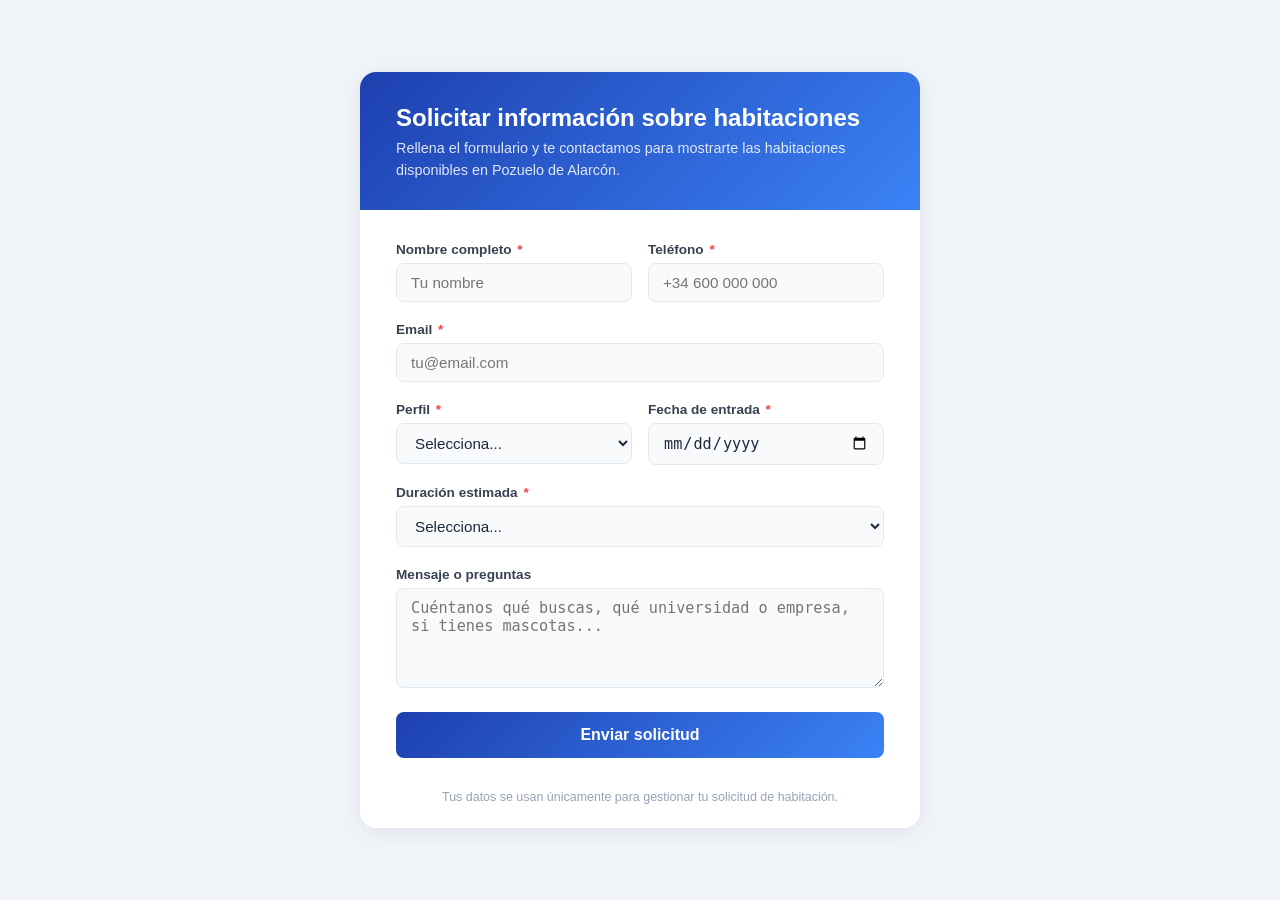
<file: formulario-leads.html>
<!DOCTYPE html>
<html lang="es">
<head>
  <meta charset="UTF-8">
  <meta name="viewport" content="width=device-width, initial-scale=1.0">
  <title>Habitaciones en Pozuelo — Solicitar información</title>
  <style>
    *, *::before, *::after { box-sizing: border-box; margin: 0; padding: 0; }

    body {
      font-family: -apple-system, BlinkMacSystemFont, 'Segoe UI', sans-serif;
      background: #f1f5f9;
      min-height: 100vh;
      display: flex;
      align-items: center;
      justify-content: center;
      padding: 24px 16px;
    }

    .card {
      background: #ffffff;
      border-radius: 16px;
      box-shadow: 0 4px 24px rgba(0,0,0,0.08);
      width: 100%;
      max-width: 560px;
      overflow: hidden;
    }

    .card-header {
      background: linear-gradient(135deg, #1e40af, #3b82f6);
      color: white;
      padding: 32px 36px 28px;
    }

    .card-header h1 {
      font-size: 1.5rem;
      font-weight: 700;
      margin-bottom: 6px;
    }

    .card-header p {
      font-size: 0.9rem;
      opacity: 0.85;
      line-height: 1.5;
    }

    form {
      padding: 32px 36px;
      display: flex;
      flex-direction: column;
      gap: 20px;
    }

    .field {
      display: flex;
      flex-direction: column;
      gap: 6px;
    }

    .field-row {
      display: grid;
      grid-template-columns: 1fr 1fr;
      gap: 16px;
    }

    label {
      font-size: 0.85rem;
      font-weight: 600;
      color: #374151;
    }

    label span {
      color: #ef4444;
      margin-left: 2px;
    }

    input, select, textarea {
      width: 100%;
      padding: 10px 14px;
      border: 1.5px solid #e2e8f0;
      border-radius: 8px;
      font-size: 0.95rem;
      color: #1e293b;
      background: #f8fafc;
      transition: border-color 0.2s, box-shadow 0.2s;
      outline: none;
    }

    input:focus, select:focus, textarea:focus {
      border-color: #3b82f6;
      box-shadow: 0 0 0 3px rgba(59,130,246,0.12);
      background: #fff;
    }

    textarea {
      resize: vertical;
      min-height: 100px;
    }

    select {
      cursor: pointer;
    }

    .btn {
      background: linear-gradient(135deg, #1e40af, #3b82f6);
      color: white;
      border: none;
      padding: 14px;
      border-radius: 8px;
      font-size: 1rem;
      font-weight: 600;
      cursor: pointer;
      transition: opacity 0.2s, transform 0.1s;
      margin-top: 4px;
    }

    .btn:hover { opacity: 0.92; }
    .btn:active { transform: scale(0.98); }
    .btn:disabled { opacity: 0.6; cursor: not-allowed; }

    .feedback {
      display: none;
      padding: 14px 18px;
      border-radius: 8px;
      font-size: 0.9rem;
      font-weight: 500;
      line-height: 1.5;
    }

    .feedback.success {
      background: #f0fdf4;
      border: 1.5px solid #86efac;
      color: #166534;
    }

    .feedback.error {
      background: #fef2f2;
      border: 1.5px solid #fca5a5;
      color: #991b1b;
    }

    .footer-note {
      text-align: center;
      font-size: 0.78rem;
      color: #94a3b8;
      padding: 0 36px 24px;
    }

    @media (max-width: 480px) {
      .card-header { padding: 24px 20px 20px; }
      form { padding: 24px 20px; }
      .field-row { grid-template-columns: 1fr; }
      .footer-note { padding: 0 20px 20px; }
    }
  </style>
</head>
<body>

<div class="card">
  <div class="card-header">
    <h1>Solicitar información sobre habitaciones</h1>
    <p>Rellena el formulario y te contactamos para mostrarte las habitaciones disponibles en Pozuelo de Alarcón.</p>
  </div>

  <form id="leadForm" novalidate>

    <div class="field-row">
      <div class="field">
        <label for="nombre">Nombre completo <span>*</span></label>
        <input type="text" id="nombre" name="nombre" placeholder="Tu nombre" required>
      </div>
      <div class="field">
        <label for="telefono">Teléfono <span>*</span></label>
        <input type="tel" id="telefono" name="telefono" placeholder="+34 600 000 000" required>
      </div>
    </div>

    <div class="field">
      <label for="email">Email <span>*</span></label>
      <input type="email" id="email" name="email" placeholder="tu@email.com" required>
    </div>

    <div class="field-row">
      <div class="field">
        <label for="perfil">Perfil <span>*</span></label>
        <select id="perfil" name="perfil" required>
          <option value="">Selecciona...</option>
          <option value="Estudiante">Estudiante</option>
          <option value="Trabajador">Trabajador</option>
          <option value="Prácticas">Prácticas</option>
          <option value="Remoto">Trabajador remoto</option>
        </select>
      </div>
      <div class="field">
        <label for="fechaEntrada">Fecha de entrada <span>*</span></label>
        <input type="date" id="fechaEntrada" name="fechaEntrada" required>
      </div>
    </div>

    <div class="field">
      <label for="duracion">Duración estimada <span>*</span></label>
      <select id="duracion" name="duracion" required>
        <option value="">Selecciona...</option>
        <option value="1-3 meses">1 – 3 meses</option>
        <option value="3-6 meses">3 – 6 meses</option>
        <option value="6-12 meses">6 – 12 meses</option>
        <option value="Más de 1 año">Más de 1 año</option>
      </select>
    </div>

    <div class="field">
      <label for="mensaje">Mensaje o preguntas</label>
      <textarea id="mensaje" name="mensaje" placeholder="Cuéntanos qué buscas, qué universidad o empresa, si tienes mascotas..."></textarea>
    </div>

    <div class="feedback" id="feedback"></div>

    <button type="submit" class="btn" id="submitBtn">Enviar solicitud</button>

  </form>

  <p class="footer-note">Tus datos se usan únicamente para gestionar tu solicitud de habitación.</p>
</div>

<script>
  const WEBHOOK_URL = 'https://n8n-n8n-n8n.pkzggw.easypanel.host/webhook/leads-habitaciones';

  const form = document.getElementById('leadForm');
  const btn  = document.getElementById('submitBtn');
  const fb   = document.getElementById('feedback');

  // Set min date to today
  document.getElementById('fechaEntrada').min = new Date().toISOString().split('T')[0];

  function showFeedback(type, msg) {
    fb.className = 'feedback ' + type;
    fb.textContent = msg;
    fb.style.display = 'block';
    fb.scrollIntoView({ behavior: 'smooth', block: 'nearest' });
  }

  form.addEventListener('submit', async (e) => {
    e.preventDefault();

    if (!form.checkValidity()) {
      form.querySelectorAll(':invalid').forEach(el => el.style.borderColor = '#ef4444');
      showFeedback('error', 'Por favor, completa todos los campos obligatorios.');
      return;
    }

    // Reset borders
    form.querySelectorAll('input,select,textarea').forEach(el => el.style.borderColor = '');

    const payload = {
      nombre:      document.getElementById('nombre').value.trim(),
      email:       document.getElementById('email').value.trim(),
      telefono:    document.getElementById('telefono').value.trim(),
      perfil:      document.getElementById('perfil').value,
      fechaEntrada:document.getElementById('fechaEntrada').value,
      duracion:    document.getElementById('duracion').value,
      mensaje:     document.getElementById('mensaje').value.trim(),
    };

    btn.disabled = true;
    btn.textContent = 'Enviando...';
    fb.style.display = 'none';

    try {
      const res = await fetch(WEBHOOK_URL, {
        method: 'POST',
        headers: { 'Content-Type': 'application/json' },
        body: JSON.stringify(payload),
      });

      if (res.ok) {
        showFeedback('success', '¡Solicitud enviada! Nos pondremos en contacto contigo pronto.');
        form.reset();
      } else {
        showFeedback('error', `Error al enviar (${res.status}). Inténtalo de nuevo.`);
      }
    } catch (err) {
      showFeedback('error', 'No se pudo conectar. Comprueba tu conexión e inténtalo de nuevo.');
    } finally {
      btn.disabled = false;
      btn.textContent = 'Enviar solicitud';
    }
  });
</script>

</body>
</html>
</file>
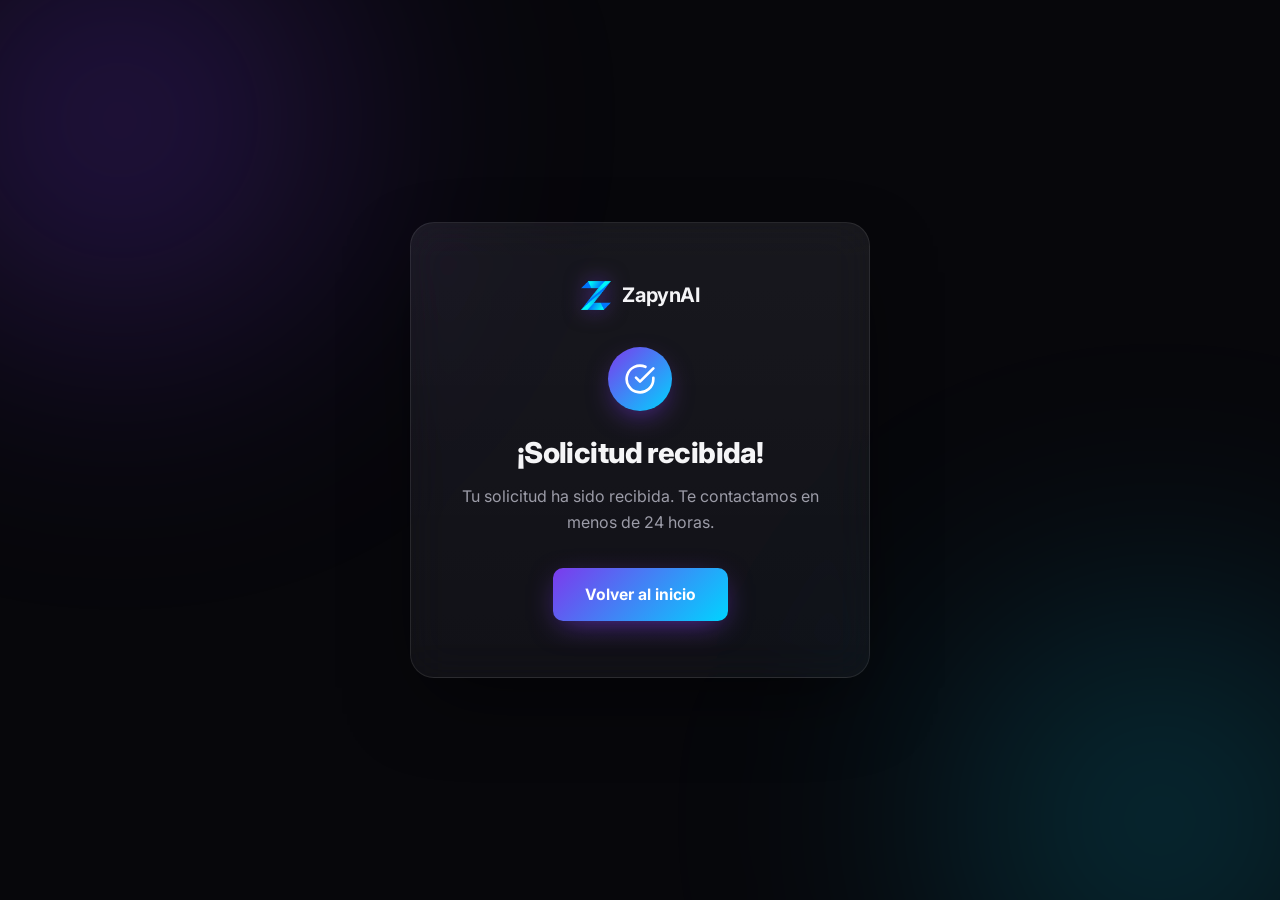
<file: gracias.html>
<!DOCTYPE html>
<html lang="es">
<head>
    <meta charset="UTF-8">
    <meta name="viewport" content="width=device-width, initial-scale=1.0">
    <title>Solicitud recibida — ZapynAI</title>
    <meta name="robots" content="noindex">

    <link rel="preconnect" href="https://fonts.googleapis.com">
    <link rel="preconnect" href="https://fonts.gstatic.com" crossorigin>
    <link href="https://fonts.googleapis.com/css2?family=Inter:wght@400;500;600;700;800&display=swap" rel="stylesheet">

    <link rel="stylesheet" href="styles.css">
</head>
<body>

<section class="thanks">
    <div class="hero-glow hero-glow-purple"></div>
    <div class="hero-glow hero-glow-blue"></div>

    <div class="thanks-card reveal">
        <a href="index.html" class="logo thanks-logo">
            <img src="assets/brand/zapynai-isotype.png" alt="ZapynAI" class="logo-mark">
            ZapynAI
        </a>

        <div class="thanks-icon">
            <svg viewBox="0 0 24 24" fill="none" stroke="white" stroke-width="2" stroke-linecap="round" stroke-linejoin="round" width="32" height="32">
                <path d="M22 11.08V12a10 10 0 1 1-5.93-9.14"></path>
                <polyline points="22 4 12 14.01 9 11.01"></polyline>
            </svg>
        </div>

        <h1>¡Solicitud recibida!</h1>
        <p>Tu solicitud ha sido recibida. Te contactamos en menos de 24 horas.</p>

        <a href="index.html" class="btn-primary">
            <span>Volver al inicio</span>
        </a>
    </div>
</section>

</body>
</html>
</file>
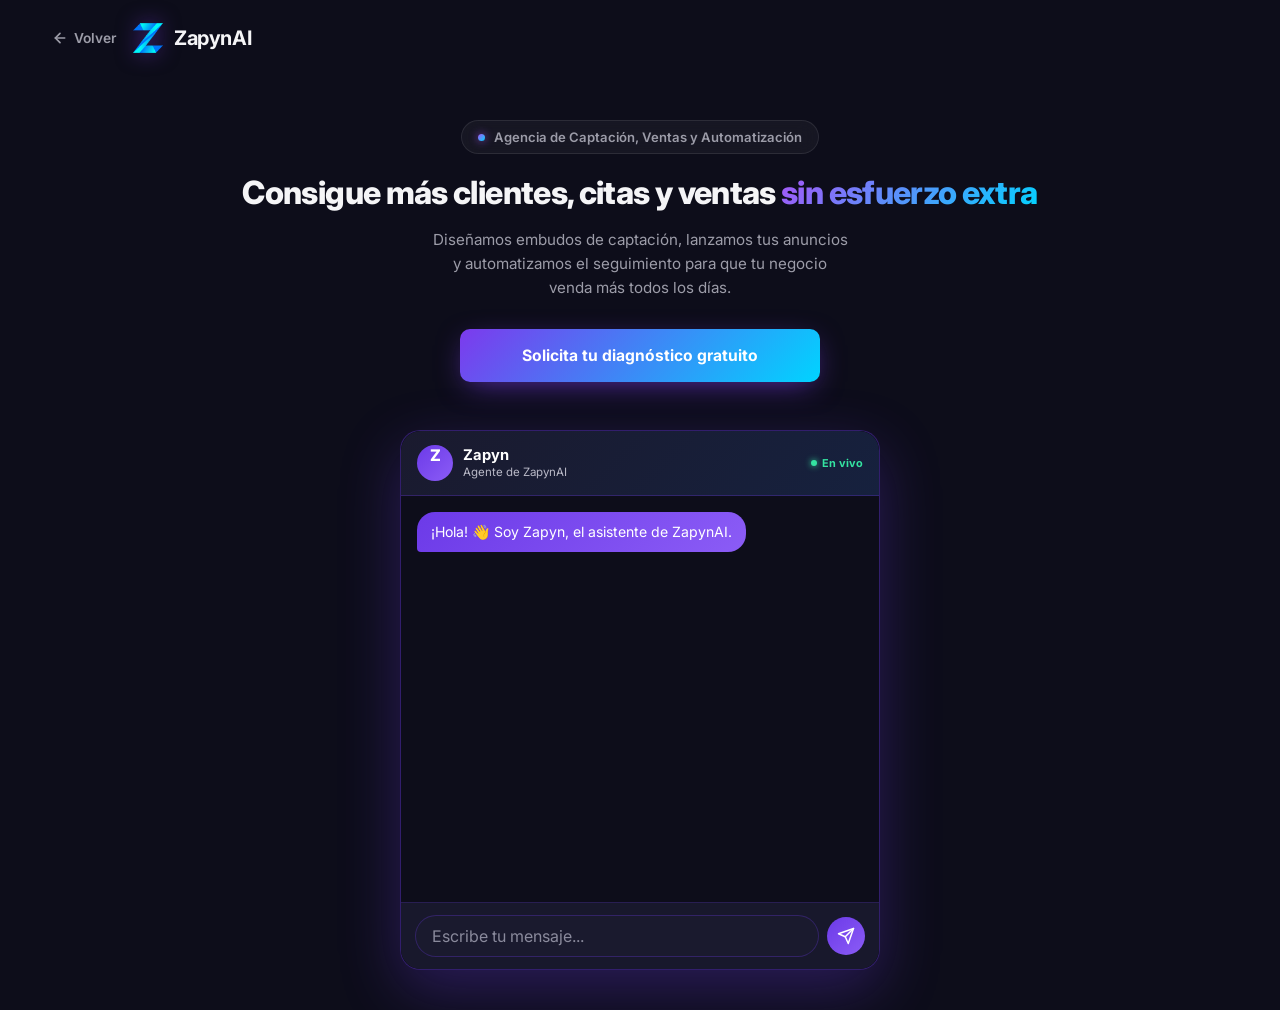
<file: mobile.html>
<!DOCTYPE html>
<html lang="es">
<head>
    <meta charset="UTF-8">
    <meta name="viewport" content="width=device-width, initial-scale=1.0">
    <title>ZapynAI — Más clientes, más citas y más ventas para tu negocio</title>
    <meta name="description" content="ZapynAI es la agencia que capta clientes, diseña embudos de venta, lanza tus anuncios y automatiza el seguimiento para que consigas más citas y más ventas.">
    <meta name="robots" content="noindex">

    <link rel="preconnect" href="https://fonts.googleapis.com">
    <link rel="preconnect" href="https://fonts.gstatic.com" crossorigin>
    <link href="https://fonts.googleapis.com/css2?family=Inter:wght@400;500;600;700;800&display=swap" rel="stylesheet">

    <link rel="stylesheet" href="styles.css">
</head>
<body class="mobile-page">

<header class="navbar scrolled" id="navbar">
    <div class="nav-container">
        <a href="index.html" class="mobile-back-link" aria-label="Volver al inicio">
            <svg viewBox="0 0 24 24" fill="none" stroke="currentColor" stroke-width="2.5" stroke-linecap="round" stroke-linejoin="round" width="16" height="16">
                <line x1="19" y1="12" x2="5" y2="12"></line>
                <polyline points="12 19 5 12 12 5"></polyline>
            </svg>
            Volver
        </a>
        <a href="index.html" class="logo">
            <img src="assets/brand/zapynai-isotype.png" alt="ZapynAI" class="logo-mark">
            ZapynAI
        </a>
    </div>
</header>

<section class="mobile-hero">
    <div class="eyebrow reveal">
        <span class="eyebrow-dot"></span>
        Agencia de Captación, Ventas y Automatización
    </div>

    <h1 class="reveal" style="--delay: 0.08s">
        Consigue más clientes, citas y ventas <span class="text-gradient">sin esfuerzo extra</span>
    </h1>

    <p class="reveal" style="--delay: 0.16s">
        Diseñamos embudos de captación, lanzamos tus anuncios y automatizamos el seguimiento para que tu negocio venda más todos los días.
    </p>

    <a href="#mobileChat" class="btn-primary mobile-hero-cta reveal" style="--delay: 0.24s">
        <span>Solicita tu diagnóstico gratuito</span>
    </a>
</section>

<section class="mobile-chat-section" id="mobileChat">
    <div class="mobile-chat-card">
        <div class="chat-window-header">
            <div class="chat-window-identity">
                <div class="chat-window-avatar">Z</div>
                <div>
                    <span class="chat-window-name">Zapyn</span>
                    <span class="chat-window-role">Agente de ZapynAI</span>
                </div>
            </div>
            <span class="chat-window-live"><i></i>En vivo</span>
        </div>

        <div class="mobile-chat-messages" id="mobileChatMessages"></div>

        <form class="chat-window-input" id="mobileChatForm">
            <input type="text" id="mobileChatInputField" placeholder="Escribe tu mensaje..." autocomplete="off">
            <button type="submit" class="chat-send-btn" aria-label="Enviar mensaje">
                <svg viewBox="0 0 24 24" fill="none" stroke="white" stroke-width="2" stroke-linecap="round" stroke-linejoin="round" width="18" height="18">
                    <line x1="22" y1="2" x2="11" y2="13"></line>
                    <polygon points="22 2 15 22 11 13 2 9 22 2"></polygon>
                </svg>
            </button>
        </form>
    </div>
</section>

<script src="script.js"></script>
</body>
</html>
</file>
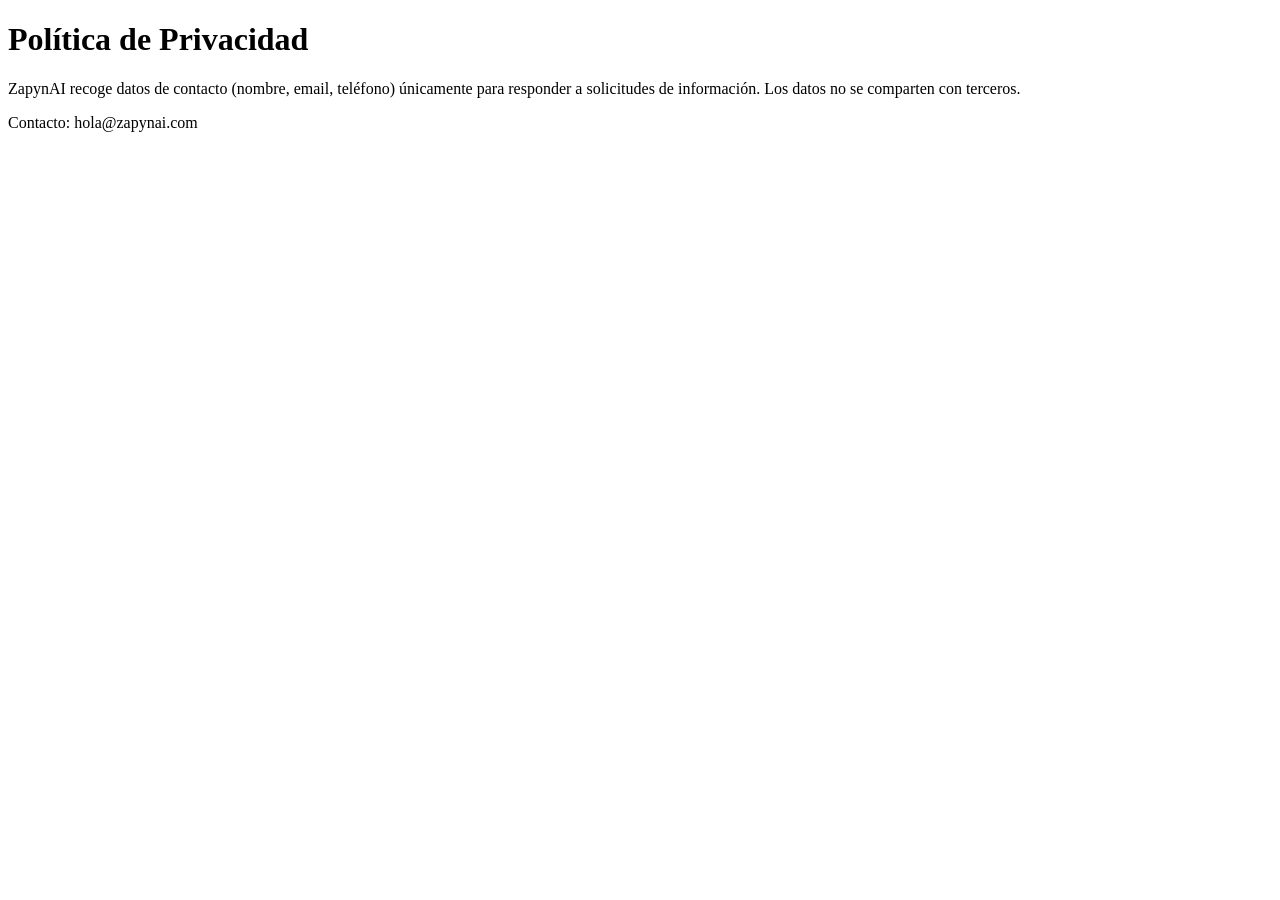
<file: privacidad.html>
<!DOCTYPE html>
<html lang="es">
<head><meta charset="UTF-8"><title>Política de Privacidad - ZapynAI</title></head>
<body>
<h1>Política de Privacidad</h1>
<p>ZapynAI recoge datos de contacto (nombre, email, teléfono) únicamente para responder a solicitudes de información. Los datos no se comparten con terceros.</p>
<p>Contacto: hola@zapynai.com</p>
</body>
</html>
</file>
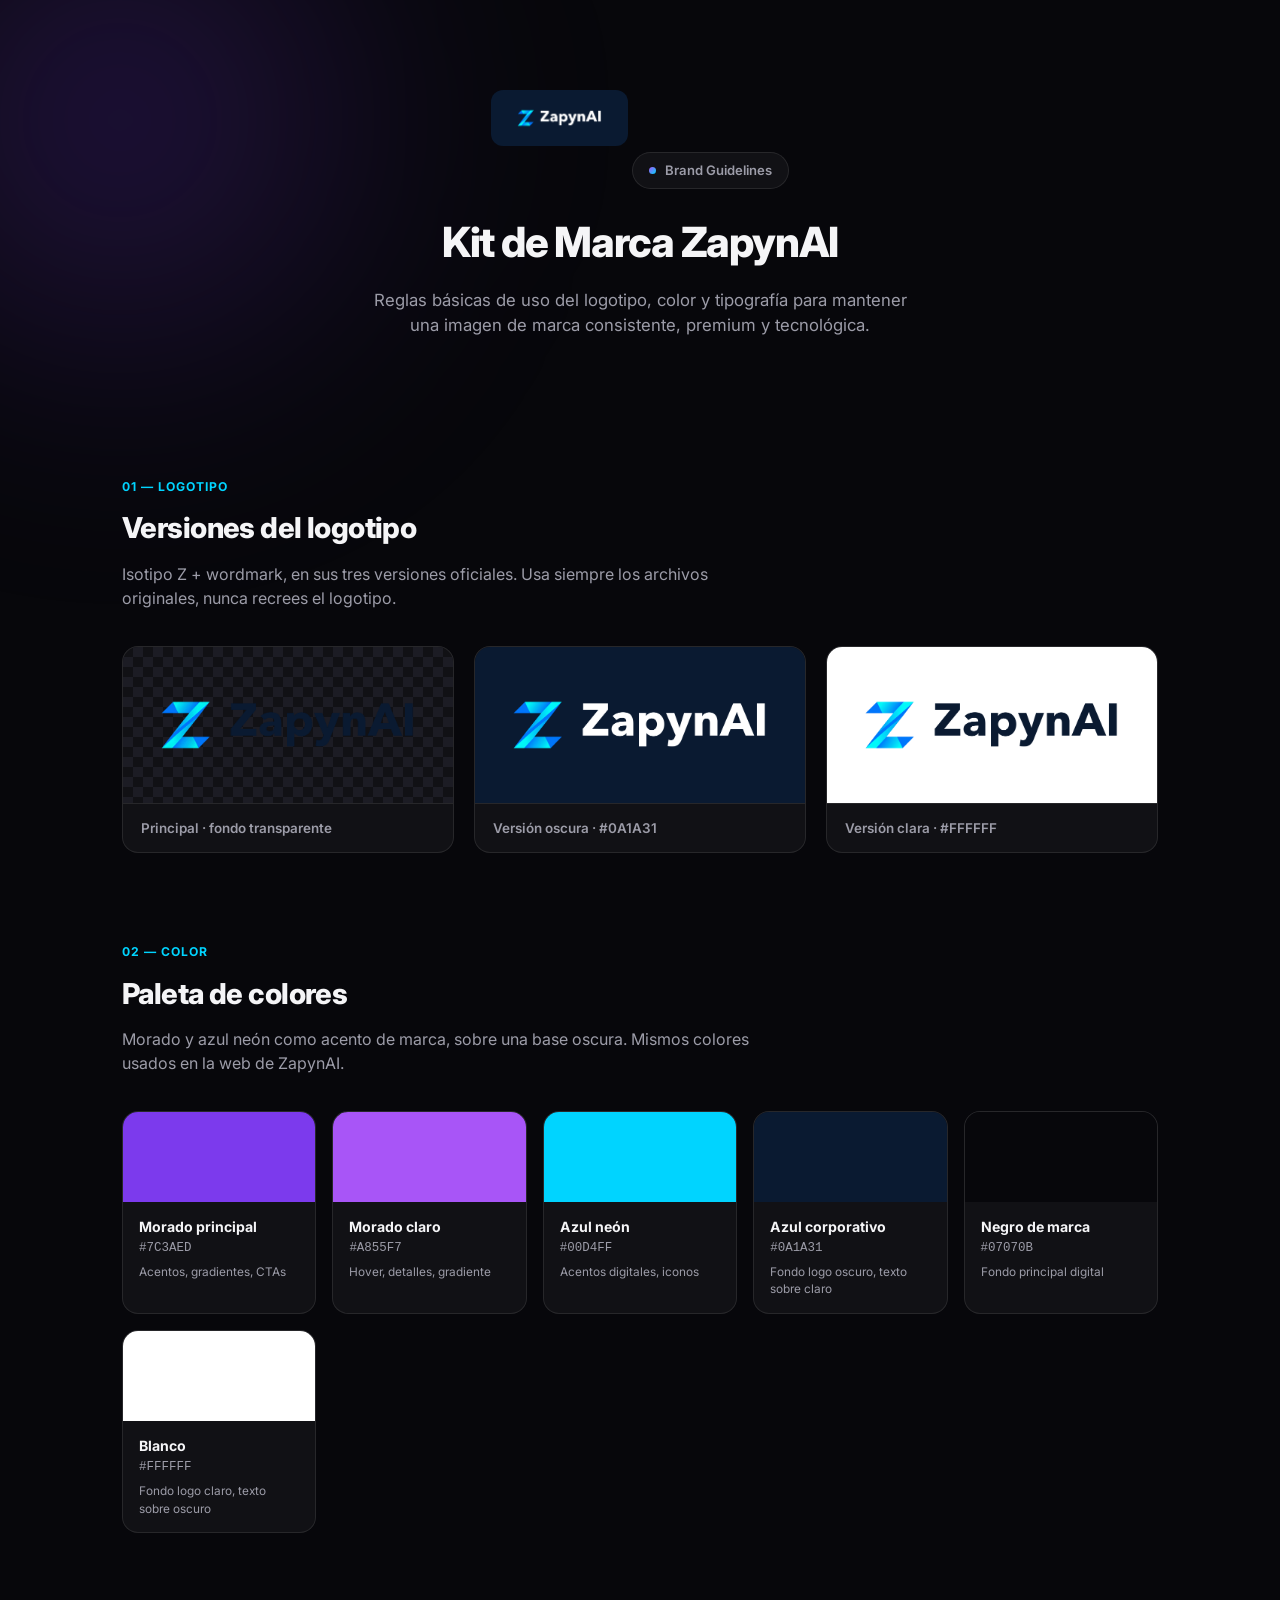
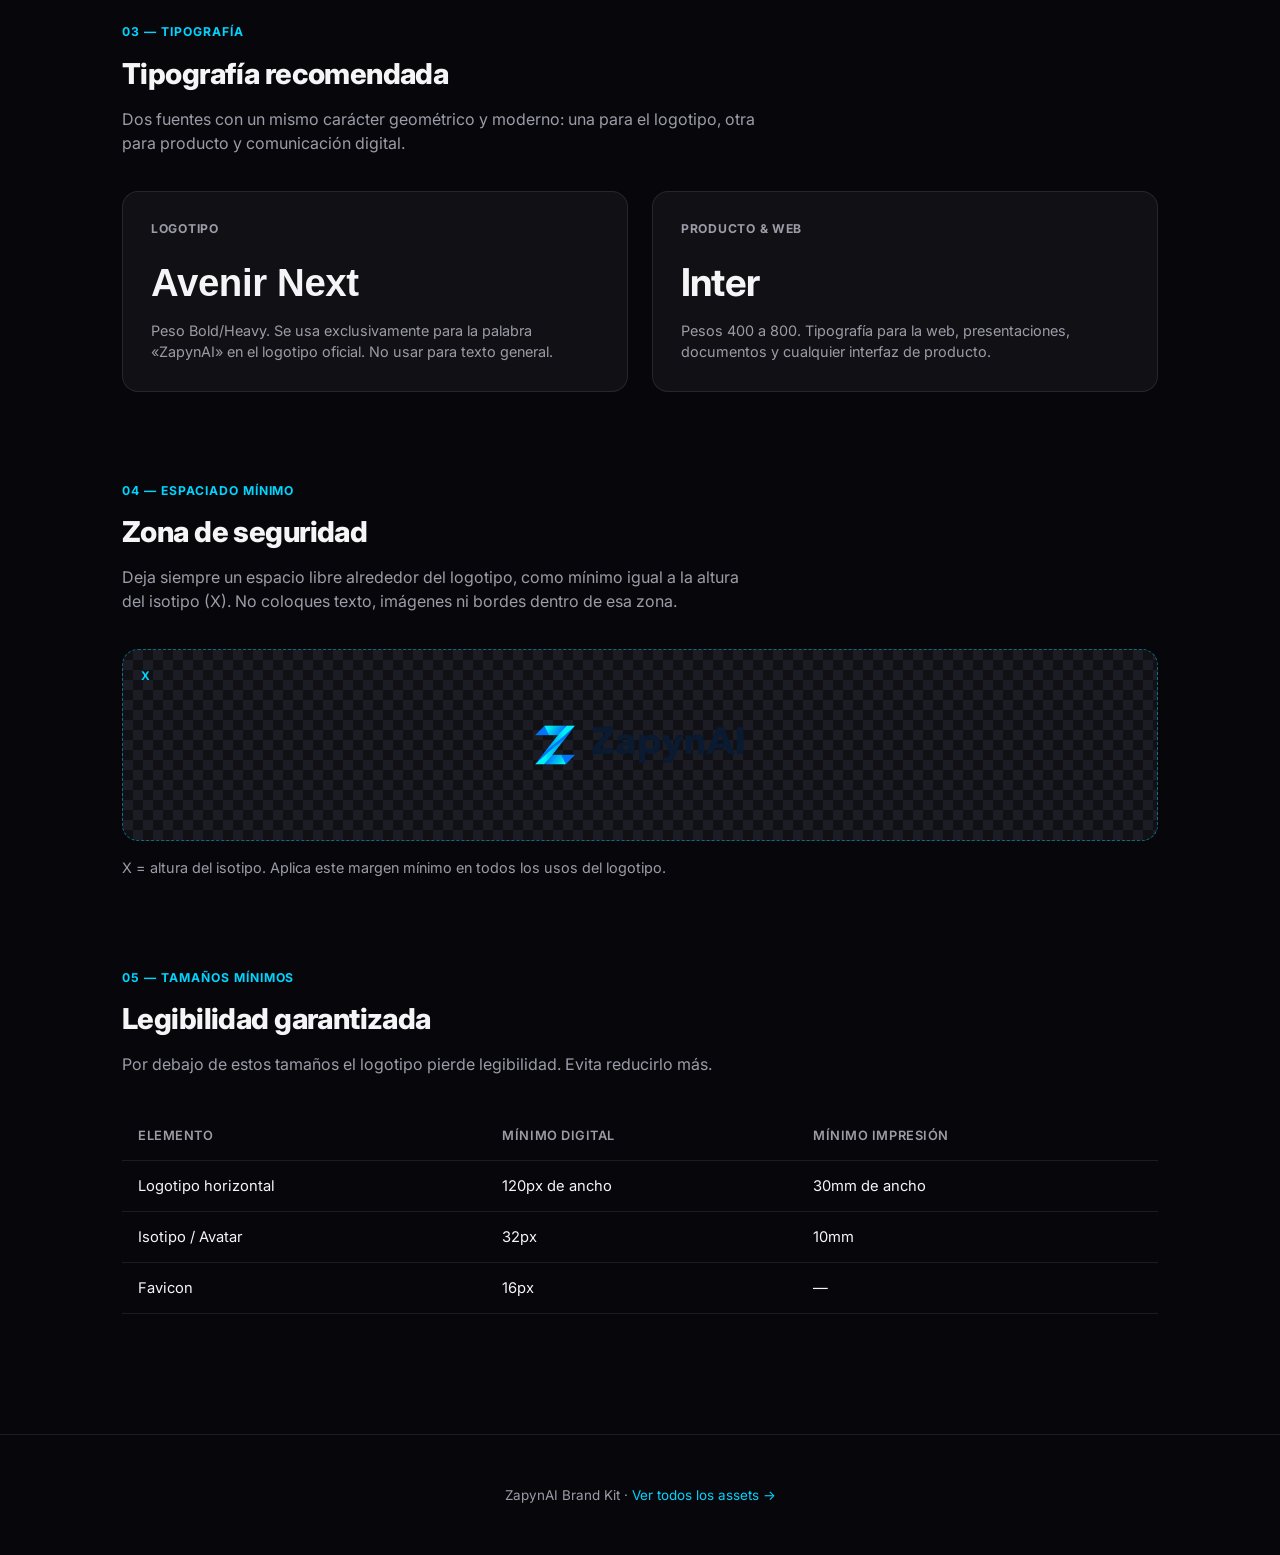
<file: ZapynAI-Brand-Kit/kit-de-marca.html>
<!DOCTYPE html>
<html lang="es">
<head>
<meta charset="UTF-8">
<meta name="viewport" content="width=device-width, initial-scale=1.0">
<title>ZapynAI — Kit de Marca</title>
<link rel="icon" href="favicon-512.png">
<link rel="preconnect" href="https://fonts.googleapis.com">
<link rel="preconnect" href="https://fonts.gstatic.com" crossorigin>
<link href="https://fonts.googleapis.com/css2?family=Inter:wght@400;500;600;700;800&display=swap" rel="stylesheet">
<style>
    * { margin: 0; padding: 0; box-sizing: border-box; }
    :root {
        --bg: #07070b;
        --purple: #7c3aed;
        --purple-light: #a855f7;
        --blue: #00d4ff;
        --navy: #0a1a31;
        --text: #f5f5f7;
        --text-muted: #9c9ca8;
        --glass-bg: rgba(255,255,255,0.045);
        --glass-bg-strong: rgba(255,255,255,0.07);
        --glass-border: rgba(255,255,255,0.09);
        --radius-lg: 24px;
        --radius-md: 16px;
    }
    body {
        background: var(--bg);
        color: var(--text);
        font-family: 'Inter', sans-serif;
        line-height: 1.5;
    }
    .glow {
        position: fixed;
        top: -200px; left: -200px;
        width: 640px; height: 640px;
        border-radius: 50%;
        background: radial-gradient(circle, rgba(124,58,237,0.3), transparent 70%);
        filter: blur(120px);
        pointer-events: none;
        z-index: 0;
    }
    header {
        position: relative;
        z-index: 1;
        max-width: 1100px;
        margin: 0 auto;
        padding: 90px 32px 50px;
        text-align: center;
    }
    header img { height: 56px; margin-bottom: 28px; }
    header .eyebrow {
        display: inline-flex; align-items: center; gap: 9px;
        padding: 8px 16px; border-radius: 999px;
        background: var(--glass-bg); border: 1px solid var(--glass-border);
        font-size: 0.82rem; font-weight: 600; color: var(--text-muted);
        margin-bottom: 22px;
    }
    .eyebrow-dot {
        width: 7px; height: 7px; border-radius: 50%;
        background: linear-gradient(135deg, var(--purple-light), var(--blue));
    }
    header h1 { font-size: 2.6rem; font-weight: 800; letter-spacing: -0.03em; margin-bottom: 14px; }
    header p { color: var(--text-muted); font-size: 1.05rem; max-width: 560px; margin: 0 auto; }

    main { position: relative; z-index: 1; max-width: 1100px; margin: 0 auto; padding: 0 32px 120px; }
    section { margin-top: 90px; }
    .section-label {
        font-size: 0.76rem; font-weight: 700; letter-spacing: 0.08em;
        text-transform: uppercase; color: var(--blue); margin-bottom: 10px;
    }
    section h2 { font-size: 1.8rem; font-weight: 800; letter-spacing: -0.02em; margin-bottom: 12px; }
    section > p.lead { color: var(--text-muted); max-width: 640px; margin-bottom: 36px; }

    /* Logo grid */
    .logo-grid { display: grid; grid-template-columns: repeat(auto-fit, minmax(280px, 1fr)); gap: 20px; }
    .logo-card {
        border-radius: var(--radius-md); border: 1px solid var(--glass-border);
        overflow: hidden; background: var(--glass-bg);
    }
    .logo-card .swatch { display: flex; align-items: center; justify-content: center; padding: 36px 24px; }
    .logo-card .swatch img { max-width: 100%; height: auto; }
    .logo-card .swatch.transparent {
        background-image: linear-gradient(45deg, #1c1c24 25%, transparent 25%), linear-gradient(-45deg, #1c1c24 25%, transparent 25%), linear-gradient(45deg, transparent 75%, #1c1c24 75%), linear-gradient(-45deg, transparent 75%, #1c1c24 75%);
        background-size: 20px 20px;
        background-position: 0 0, 0 10px, 10px -10px, -10px 0px;
    }
    .logo-card .swatch.dark { background: var(--navy); }
    .logo-card .swatch.light { background: #ffffff; }
    .logo-card .caption { padding: 14px 18px; font-size: 0.84rem; font-weight: 600; color: var(--text-muted); border-top: 1px solid var(--glass-border); }

    /* Color palette */
    .color-grid { display: grid; grid-template-columns: repeat(auto-fit, minmax(180px, 1fr)); gap: 16px; }
    .color-card {
        border-radius: var(--radius-md); border: 1px solid var(--glass-border); overflow: hidden;
        background: var(--glass-bg);
    }
    .color-swatch { height: 90px; }
    .color-info { padding: 14px 16px; }
    .color-info .name { font-size: 0.88rem; font-weight: 700; margin-bottom: 2px; }
    .color-info .hex { font-size: 0.78rem; color: var(--text-muted); font-family: monospace; }
    .color-info .use { font-size: 0.74rem; color: var(--text-muted); margin-top: 6px; }

    /* Typography */
    .type-grid { display: grid; grid-template-columns: 1fr 1fr; gap: 24px; }
    .type-card {
        padding: 28px; border-radius: var(--radius-md); background: var(--glass-bg);
        border: 1px solid var(--glass-border);
    }
    .type-card .tag { font-size: 0.76rem; font-weight: 700; letter-spacing: 0.06em; text-transform: uppercase; color: var(--text-muted); margin-bottom: 16px; }
    .type-card .sample-logotype { font-family: 'Avenir Next', 'Avenir', sans-serif; font-weight: 800; font-size: 2.4rem; letter-spacing: -0.01em; margin-bottom: 8px; }
    .type-card .sample-ui { font-family: 'Inter', sans-serif; font-weight: 700; font-size: 2.4rem; letter-spacing: -0.02em; margin-bottom: 8px; }
    .type-card .desc { color: var(--text-muted); font-size: 0.9rem; }

    /* Spacing diagram */
    .spacing-box {
        display: flex; align-items: center; justify-content: center;
        border: 1px dashed rgba(0,212,255,0.45);
        border-radius: var(--radius-md);
        padding: 60px;
        background: var(--glass-bg);
        position: relative;
    }
    .spacing-box img { height: 70px; }
    .spacing-box::before {
        content: 'X';
        position: absolute; top: 18px; left: 18px;
        font-size: 0.74rem; font-weight: 700; color: var(--blue);
    }
    .spacing-note { margin-top: 16px; color: var(--text-muted); font-size: 0.9rem; }

    /* Sizes table */
    table { width: 100%; border-collapse: collapse; }
    th, td { text-align: left; padding: 14px 16px; border-bottom: 1px solid var(--glass-border); font-size: 0.92rem; }
    th { color: var(--text-muted); font-weight: 600; font-size: 0.8rem; text-transform: uppercase; letter-spacing: 0.04em; }

    footer { text-align: center; padding: 50px 32px; color: var(--text-muted); font-size: 0.84rem; border-top: 1px solid var(--glass-border); position: relative; z-index: 1;}
    footer a { color: var(--blue); text-decoration: none; }
</style>
</head>
<body>

<div class="glow"></div>

<header>
    <img src="logo-version-oscura.png" alt="ZapynAI" style="background:#0a1a31; padding:14px 22px; border-radius:12px;">
    <div class="eyebrow"><span class="eyebrow-dot"></span>Brand Guidelines</div>
    <h1>Kit de Marca ZapynAI</h1>
    <p>Reglas básicas de uso del logotipo, color y tipografía para mantener una imagen de marca consistente, premium y tecnológica.</p>
</header>

<main>

    <section>
        <div class="section-label">01 — Logotipo</div>
        <h2>Versiones del logotipo</h2>
        <p class="lead">Isotipo Z + wordmark, en sus tres versiones oficiales. Usa siempre los archivos originales, nunca recrees el logotipo.</p>
        <div class="logo-grid">
            <div class="logo-card">
                <div class="swatch transparent"><img src="logo-horizontal-principal.png" alt="Logo principal"></div>
                <div class="caption">Principal · fondo transparente</div>
            </div>
            <div class="logo-card">
                <div class="swatch dark"><img src="logo-version-oscura.png" alt="Logo oscuro"></div>
                <div class="caption">Versión oscura · #0A1A31</div>
            </div>
            <div class="logo-card">
                <div class="swatch light"><img src="logo-version-clara.png" alt="Logo claro"></div>
                <div class="caption">Versión clara · #FFFFFF</div>
            </div>
        </div>
    </section>

    <section>
        <div class="section-label">02 — Color</div>
        <h2>Paleta de colores</h2>
        <p class="lead">Morado y azul neón como acento de marca, sobre una base oscura. Mismos colores usados en la web de ZapynAI.</p>
        <div class="color-grid">
            <div class="color-card">
                <div class="color-swatch" style="background:#7c3aed;"></div>
                <div class="color-info">
                    <div class="name">Morado principal</div>
                    <div class="hex">#7C3AED</div>
                    <div class="use">Acentos, gradientes, CTAs</div>
                </div>
            </div>
            <div class="color-card">
                <div class="color-swatch" style="background:#a855f7;"></div>
                <div class="color-info">
                    <div class="name">Morado claro</div>
                    <div class="hex">#A855F7</div>
                    <div class="use">Hover, detalles, gradiente</div>
                </div>
            </div>
            <div class="color-card">
                <div class="color-swatch" style="background:#00d4ff;"></div>
                <div class="color-info">
                    <div class="name">Azul neón</div>
                    <div class="hex">#00D4FF</div>
                    <div class="use">Acentos digitales, iconos</div>
                </div>
            </div>
            <div class="color-card">
                <div class="color-swatch" style="background:#0a1a31;"></div>
                <div class="color-info">
                    <div class="name">Azul corporativo</div>
                    <div class="hex">#0A1A31</div>
                    <div class="use">Fondo logo oscuro, texto sobre claro</div>
                </div>
            </div>
            <div class="color-card">
                <div class="color-swatch" style="background:#07070b;"></div>
                <div class="color-info">
                    <div class="name">Negro de marca</div>
                    <div class="hex">#07070B</div>
                    <div class="use">Fondo principal digital</div>
                </div>
            </div>
            <div class="color-card">
                <div class="color-swatch" style="background:#ffffff; border-bottom:1px solid var(--glass-border);"></div>
                <div class="color-info">
                    <div class="name">Blanco</div>
                    <div class="hex">#FFFFFF</div>
                    <div class="use">Fondo logo claro, texto sobre oscuro</div>
                </div>
            </div>
        </div>
    </section>

    <section>
        <div class="section-label">03 — Tipografía</div>
        <h2>Tipografía recomendada</h2>
        <p class="lead">Dos fuentes con un mismo carácter geométrico y moderno: una para el logotipo, otra para producto y comunicación digital.</p>
        <div class="type-grid">
            <div class="type-card">
                <div class="tag">Logotipo</div>
                <div class="sample-logotype">Avenir Next</div>
                <div class="desc">Peso Bold/Heavy. Se usa exclusivamente para la palabra «ZapynAI» en el logotipo oficial. No usar para texto general.</div>
            </div>
            <div class="type-card">
                <div class="tag">Producto &amp; Web</div>
                <div class="sample-ui">Inter</div>
                <div class="desc">Pesos 400 a 800. Tipografía para la web, presentaciones, documentos y cualquier interfaz de producto.</div>
            </div>
        </div>
    </section>

    <section>
        <div class="section-label">04 — Espaciado mínimo</div>
        <h2>Zona de seguridad</h2>
        <p class="lead">Deja siempre un espacio libre alrededor del logotipo, como mínimo igual a la altura del isotipo (X). No coloques texto, imágenes ni bordes dentro de esa zona.</p>
        <div class="spacing-box transparent" style="background-image: linear-gradient(45deg, #1c1c24 25%, transparent 25%), linear-gradient(-45deg, #1c1c24 25%, transparent 25%), linear-gradient(45deg, transparent 75%, #1c1c24 75%), linear-gradient(-45deg, transparent 75%, #1c1c24 75%); background-size: 20px 20px; background-position: 0 0, 0 10px, 10px -10px, -10px 0px;">
            <img src="logo-horizontal-principal.png" alt="Espaciado mínimo del logotipo">
        </div>
        <p class="spacing-note">X = altura del isotipo. Aplica este margen mínimo en todos los usos del logotipo.</p>
    </section>

    <section>
        <div class="section-label">05 — Tamaños mínimos</div>
        <h2>Legibilidad garantizada</h2>
        <p class="lead">Por debajo de estos tamaños el logotipo pierde legibilidad. Evita reducirlo más.</p>
        <table>
            <thead>
                <tr><th>Elemento</th><th>Mínimo digital</th><th>Mínimo impresión</th></tr>
            </thead>
            <tbody>
                <tr><td>Logotipo horizontal</td><td>120px de ancho</td><td>30mm de ancho</td></tr>
                <tr><td>Isotipo / Avatar</td><td>32px</td><td>10mm</td></tr>
                <tr><td>Favicon</td><td>16px</td><td>—</td></tr>
            </tbody>
        </table>
    </section>

</main>

<footer>
    ZapynAI Brand Kit · <a href="preview.html">Ver todos los assets →</a>
</footer>

</body>
</html>
</file>
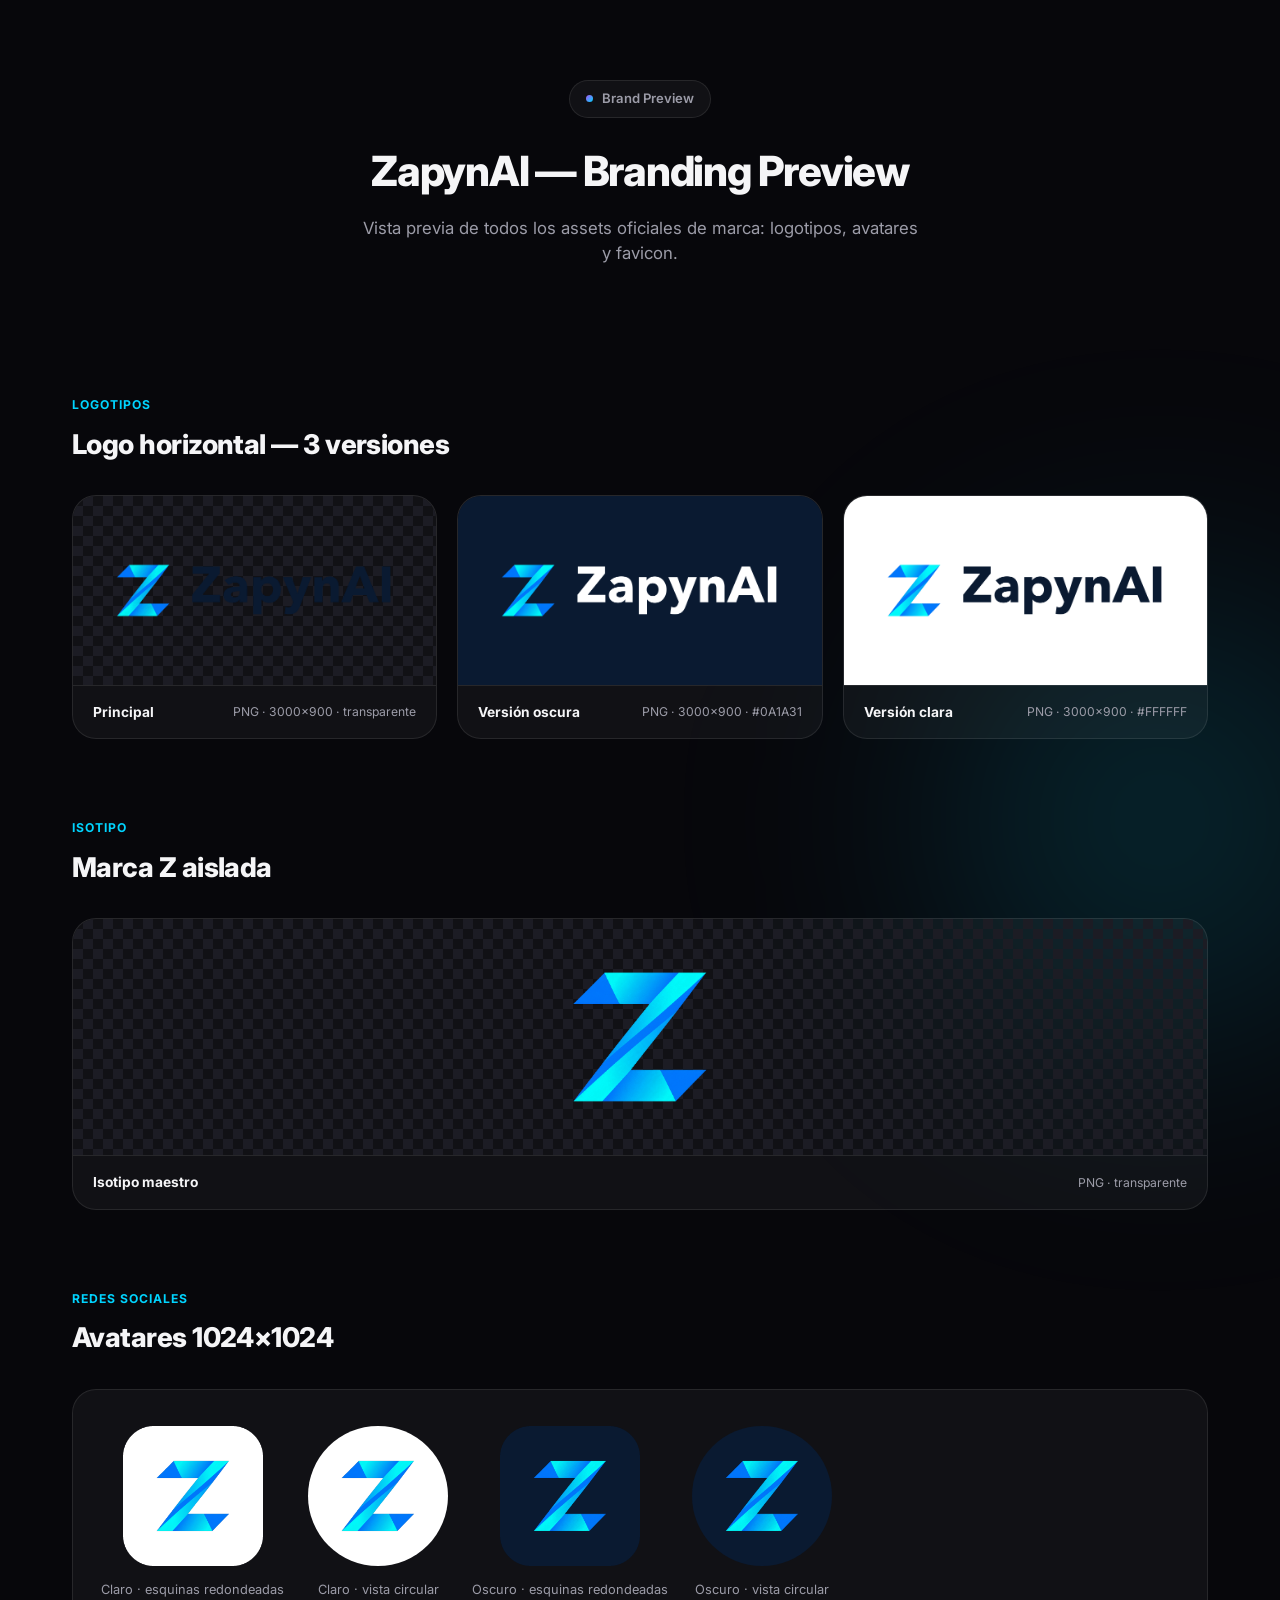
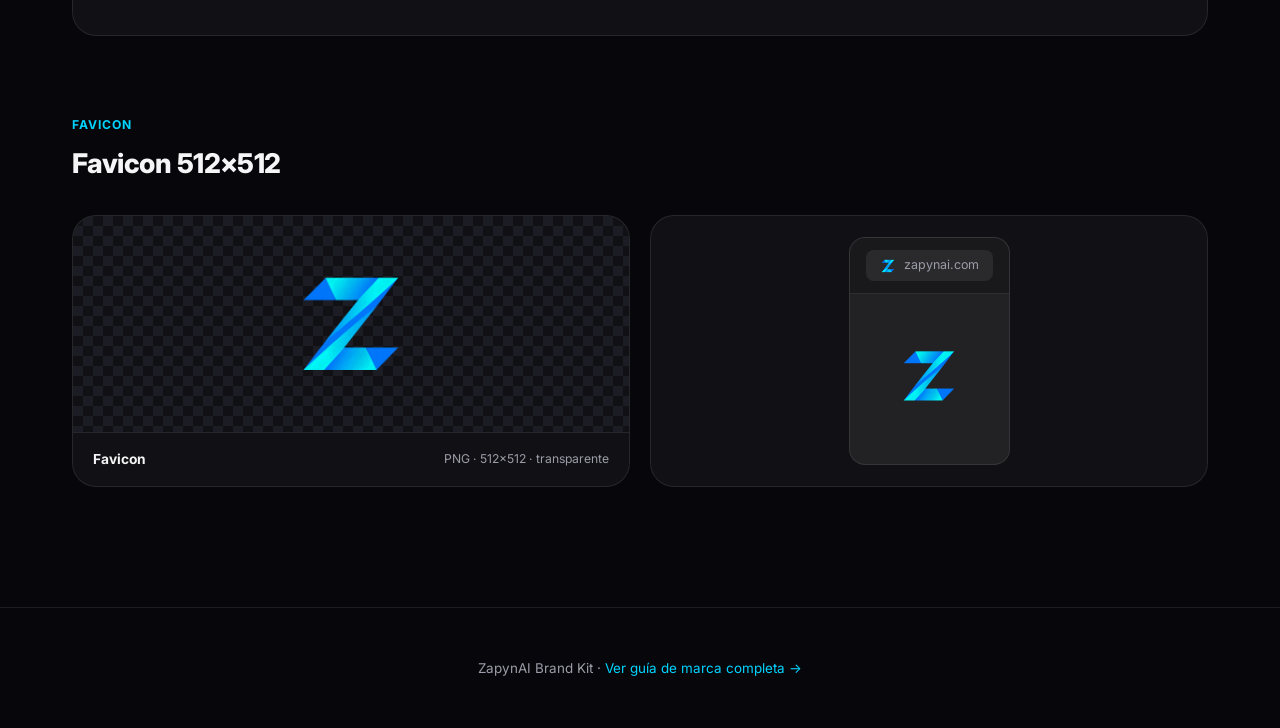
<file: ZapynAI-Brand-Kit/preview.html>
<!DOCTYPE html>
<html lang="es">
<head>
<meta charset="UTF-8">
<meta name="viewport" content="width=device-width, initial-scale=1.0">
<title>ZapynAI — Preview de Branding</title>
<link rel="icon" href="favicon-512.png">
<link rel="preconnect" href="https://fonts.googleapis.com">
<link rel="preconnect" href="https://fonts.gstatic.com" crossorigin>
<link href="https://fonts.googleapis.com/css2?family=Inter:wght@400;500;600;700;800&display=swap" rel="stylesheet">
<style>
    * { margin: 0; padding: 0; box-sizing: border-box; }
    :root {
        --bg: #07070b;
        --purple: #7c3aed;
        --purple-light: #a855f7;
        --blue: #00d4ff;
        --navy: #0a1a31;
        --text: #f5f5f7;
        --text-muted: #9c9ca8;
        --glass-bg: rgba(255,255,255,0.045);
        --glass-bg-strong: rgba(255,255,255,0.07);
        --glass-border: rgba(255,255,255,0.09);
        --radius-lg: 24px;
        --radius-md: 16px;
    }
    body {
        background: var(--bg);
        color: var(--text);
        font-family: 'Inter', sans-serif;
        line-height: 1.5;
    }
    .glow {
        position: fixed;
        bottom: -240px; right: -200px;
        width: 640px; height: 640px;
        border-radius: 50%;
        background: radial-gradient(circle, rgba(0,212,255,0.22), transparent 70%);
        filter: blur(120px);
        pointer-events: none;
        z-index: 0;
    }
    header {
        position: relative; z-index: 1;
        max-width: 1200px; margin: 0 auto;
        padding: 80px 32px 50px; text-align: center;
    }
    header .eyebrow {
        display: inline-flex; align-items: center; gap: 9px;
        padding: 8px 16px; border-radius: 999px;
        background: var(--glass-bg); border: 1px solid var(--glass-border);
        font-size: 0.82rem; font-weight: 600; color: var(--text-muted);
        margin-bottom: 22px;
    }
    .eyebrow-dot {
        width: 7px; height: 7px; border-radius: 50%;
        background: linear-gradient(135deg, var(--purple-light), var(--blue));
    }
    header h1 { font-size: 2.6rem; font-weight: 800; letter-spacing: -0.03em; margin-bottom: 14px; }
    header p { color: var(--text-muted); font-size: 1.05rem; max-width: 560px; margin: 0 auto; }

    main { position: relative; z-index: 1; max-width: 1200px; margin: 0 auto; padding: 0 32px 120px; }
    section { margin-top: 80px; }
    .section-label {
        font-size: 0.76rem; font-weight: 700; letter-spacing: 0.08em;
        text-transform: uppercase; color: var(--blue); margin-bottom: 10px;
    }
    section h2 { font-size: 1.7rem; font-weight: 800; letter-spacing: -0.02em; margin-bottom: 30px; }

    .grid { display: grid; grid-template-columns: repeat(auto-fit, minmax(300px, 1fr)); gap: 20px; }
    .card {
        border-radius: var(--radius-lg); border: 1px solid var(--glass-border);
        overflow: hidden; background: var(--glass-bg);
        transition: transform 0.3s cubic-bezier(.16,1,.3,1), border-color 0.3s;
    }
    .card:hover { transform: translateY(-4px); border-color: rgba(168,85,247,0.35); }
    .card .stage { display: flex; align-items: center; justify-content: center; padding: 48px 28px; min-height: 180px; }
    .card .stage img { max-width: 100%; height: auto; }
    .stage.transparent {
        background-image: linear-gradient(45deg, #1c1c24 25%, transparent 25%), linear-gradient(-45deg, #1c1c24 25%, transparent 25%), linear-gradient(45deg, transparent 75%, #1c1c24 75%), linear-gradient(-45deg, transparent 75%, #1c1c24 75%);
        background-size: 20px 20px;
        background-position: 0 0, 0 10px, 10px -10px, -10px 0px;
    }
    .stage.dark { background: var(--navy); }
    .stage.light { background: #ffffff; }
    .card .caption {
        padding: 16px 20px; border-top: 1px solid var(--glass-border);
        display: flex; align-items: center; justify-content: space-between;
        font-size: 0.86rem;
    }
    .card .caption .name { font-weight: 700; }
    .card .caption .meta { color: var(--text-muted); font-size: 0.76rem; }

    .avatar-row { display: flex; gap: 24px; flex-wrap: wrap; align-items: center; }
    .avatar-demo { display: flex; flex-direction: column; align-items: center; gap: 14px; }
    .avatar-demo img { width: 140px; height: 140px; }
    .avatar-demo img.circle { border-radius: 50%; }
    .avatar-demo span { font-size: 0.8rem; color: var(--text-muted); }

    .browser-mock {
        border-radius: var(--radius-md);
        border: 1px solid var(--glass-border);
        background: var(--glass-bg-strong);
        overflow: hidden;
        max-width: 360px;
    }
    .browser-bar {
        display: flex; align-items: center; gap: 10px;
        padding: 12px 16px; background: rgba(0,0,0,0.25);
        border-bottom: 1px solid var(--glass-border);
    }
    .browser-tab {
        display: flex; align-items: center; gap: 8px;
        background: var(--glass-bg-strong);
        border-radius: 8px; padding: 6px 14px;
        font-size: 0.78rem; color: var(--text-muted);
    }
    .browser-tab img { width: 16px; height: 16px; }
    .browser-body { padding: 50px 20px; text-align: center; }
    .browser-body img { width: 64px; height: 64px; }

    footer { text-align: center; padding: 50px 32px; color: var(--text-muted); font-size: 0.84rem; border-top: 1px solid var(--glass-border); position: relative; z-index: 1; }
    footer a { color: var(--blue); text-decoration: none; }
</style>
</head>
<body>

<div class="glow"></div>

<header>
    <div class="eyebrow"><span class="eyebrow-dot"></span>Brand Preview</div>
    <h1>ZapynAI — Branding Preview</h1>
    <p>Vista previa de todos los assets oficiales de marca: logotipos, avatares y favicon.</p>
</header>

<main>

    <section>
        <div class="section-label">Logotipos</div>
        <h2>Logo horizontal — 3 versiones</h2>
        <div class="grid">
            <div class="card">
                <div class="stage transparent"><img src="logo-horizontal-principal.png" alt="Logo principal transparente"></div>
                <div class="caption"><span class="name">Principal</span><span class="meta">PNG · 3000×900 · transparente</span></div>
            </div>
            <div class="card">
                <div class="stage dark"><img src="logo-version-oscura.png" alt="Logo versión oscura"></div>
                <div class="caption"><span class="name">Versión oscura</span><span class="meta">PNG · 3000×900 · #0A1A31</span></div>
            </div>
            <div class="card">
                <div class="stage light"><img src="logo-version-clara.png" alt="Logo versión clara"></div>
                <div class="caption"><span class="name">Versión clara</span><span class="meta">PNG · 3000×900 · #FFFFFF</span></div>
            </div>
        </div>
    </section>

    <section>
        <div class="section-label">Isotipo</div>
        <h2>Marca Z aislada</h2>
        <div class="grid">
            <div class="card">
                <div class="stage transparent"><img src="isotype-z.png" alt="Isotipo Z" style="height:140px;"></div>
                <div class="caption"><span class="name">Isotipo maestro</span><span class="meta">PNG · transparente</span></div>
            </div>
        </div>
    </section>

    <section>
        <div class="section-label">Redes sociales</div>
        <h2>Avatares 1024×1024</h2>
        <div class="card" style="padding: 36px 28px;">
            <div class="avatar-row">
                <div class="avatar-demo">
                    <img src="avatar-claro-1024.png" alt="Avatar claro cuadrado">
                    <span>Claro · esquinas redondeadas</span>
                </div>
                <div class="avatar-demo">
                    <img src="avatar-claro-1024.png" alt="Avatar claro circular" class="circle">
                    <span>Claro · vista circular</span>
                </div>
                <div class="avatar-demo">
                    <img src="avatar-oscuro-1024.png" alt="Avatar oscuro cuadrado">
                    <span>Oscuro · esquinas redondeadas</span>
                </div>
                <div class="avatar-demo">
                    <img src="avatar-oscuro-1024.png" alt="Avatar oscuro circular" class="circle">
                    <span>Oscuro · vista circular</span>
                </div>
            </div>
        </div>
    </section>

    <section>
        <div class="section-label">Favicon</div>
        <h2>Favicon 512×512</h2>
        <div class="grid">
            <div class="card">
                <div class="stage transparent"><img src="favicon-512.png" alt="Favicon" style="height:120px;"></div>
                <div class="caption"><span class="name">Favicon</span><span class="meta">PNG · 512×512 · transparente</span></div>
            </div>
            <div class="card" style="display:flex; align-items:center; justify-content:center;">
                <div class="browser-mock">
                    <div class="browser-bar">
                        <div class="browser-tab"><img src="favicon-512.png" alt="favicon tab"> zapynai.com</div>
                    </div>
                    <div class="browser-body"><img src="favicon-512.png" alt="favicon grande"></div>
                </div>
            </div>
        </div>
    </section>

</main>

<footer>
    ZapynAI Brand Kit · <a href="kit-de-marca.html">Ver guía de marca completa →</a>
</footer>

</body>
</html>
</file>
<file: styles.css>
/* ===== Reset & base ===== */
* {
    margin: 0;
    padding: 0;
    box-sizing: border-box;
}

:root {
    --bg: #07070b;
    --bg-soft: #0c0c14;
    --purple: #7c3aed;
    --purple-light: #a855f7;
    --blue: #00d4ff;
    --text: #f5f5f7;
    --text-muted: #9c9ca8;
    --glass-bg: rgba(255, 255, 255, 0.045);
    --glass-bg-strong: rgba(255, 255, 255, 0.07);
    --glass-border: rgba(255, 255, 255, 0.09);
    --radius-lg: 24px;
    --radius-md: 16px;
    --radius-sm: 10px;
    --ease: cubic-bezier(0.16, 1, 0.3, 1);
}

html {
    scroll-behavior: smooth;
}

body {
    background: var(--bg);
    color: var(--text);
    font-family: 'Inter', -apple-system, BlinkMacSystemFont, 'Segoe UI', sans-serif;
    overflow-x: hidden;
}

a {
    color: inherit;
}

.text-gradient {
    background: linear-gradient(135deg, var(--purple-light), var(--blue));
    -webkit-background-clip: text;
    background-clip: text;
    color: transparent;
}

/* ===== Navbar ===== */
.navbar {
    position: fixed;
    top: 0;
    left: 0;
    right: 0;
    z-index: 9999;
    padding: 22px 0;
    transition: padding 0.4s var(--ease), background 0.4s var(--ease), border-color 0.4s var(--ease);
    border-bottom: 1px solid transparent;
}

.navbar.scrolled {
    padding: 14px 0;
    background: rgba(7, 7, 11, 0.75);
    backdrop-filter: blur(16px) saturate(160%);
    -webkit-backdrop-filter: blur(16px) saturate(160%);
    border-bottom: 1px solid var(--glass-border);
}

.nav-container {
    max-width: 1240px;
    margin: 0 auto;
    padding: 0 32px;
    display: flex;
    align-items: center;
    justify-content: space-between;
    gap: 24px;
}

.logo {
    display: flex;
    align-items: center;
    gap: 10px;
    font-weight: 700;
    font-size: 1.25rem;
    text-decoration: none;
    letter-spacing: -0.02em;
}

.logo-mark {
    width: 32px;
    height: 32px;
    object-fit: contain;
    flex-shrink: 0;
    filter: drop-shadow(0 0 10px rgba(124, 58, 237, 0.5));
}

.nav-links {
    display: flex;
    gap: 28px;
    list-style: none;
}

.nav-links a {
    color: var(--text-muted);
    text-decoration: none;
    font-size: 0.94rem;
    font-weight: 500;
    transition: color 0.25s var(--ease);
    position: relative;
}

.nav-links a::after {
    content: '';
    position: absolute;
    left: 0;
    bottom: -6px;
    width: 0;
    height: 1.5px;
    background: linear-gradient(90deg, var(--purple-light), var(--blue));
    transition: width 0.3s var(--ease);
}

.nav-links a:hover {
    color: var(--text);
}

.nav-links a:hover::after {
    width: 100%;
}

.nav-actions {
    display: flex;
    align-items: center;
    gap: 18px;
}

.btn-nav {
    text-decoration: none;
    color: var(--text);
    background: var(--glass-bg-strong);
    border: 1px solid var(--glass-border);
    padding: 10px 20px;
    border-radius: var(--radius-sm);
    font-size: 0.9rem;
    font-weight: 600;
    backdrop-filter: blur(10px);
    transition: border-color 0.25s var(--ease), transform 0.25s var(--ease), background 0.25s var(--ease);
    white-space: nowrap;
}

.btn-nav:hover {
    border-color: rgba(168, 85, 247, 0.5);
    background: rgba(124, 58, 237, 0.12);
    transform: translateY(-1px);
}

.nav-toggle {
    display: none;
    flex-direction: column;
    justify-content: center;
    gap: 5px;
    width: 38px;
    height: 38px;
    border-radius: var(--radius-sm);
    border: 1px solid var(--glass-border);
    background: var(--glass-bg);
    cursor: pointer;
}

.nav-toggle span {
    display: block;
    width: 16px;
    height: 1.5px;
    margin: 0 auto;
    background: var(--text);
    border-radius: 2px;
    transition: transform 0.3s var(--ease), opacity 0.3s var(--ease);
}

.nav-toggle.open span:nth-child(1) {
    transform: translateY(6.5px) rotate(45deg);
}

.nav-toggle.open span:nth-child(2) {
    opacity: 0;
}

.nav-toggle.open span:nth-child(3) {
    transform: translateY(-6.5px) rotate(-45deg);
}

/* ===== Hero ===== */
.hero {
    position: relative;
    min-height: 100vh;
    display: flex;
    align-items: center;
    padding: 160px 32px 80px;
    overflow: hidden;
}

.hero-glow {
    position: absolute;
    width: 640px;
    height: 640px;
    border-radius: 50%;
    filter: blur(120px);
    pointer-events: none;
    z-index: 0;
}

.hero-glow-purple {
    top: -200px;
    left: -200px;
    background: radial-gradient(circle, rgba(124, 58, 237, 0.35), transparent 70%);
}

.hero-glow-blue {
    bottom: -240px;
    right: -200px;
    background: radial-gradient(circle, rgba(0, 212, 255, 0.25), transparent 70%);
}

.hero-container {
    position: relative;
    z-index: 1;
    max-width: 1240px;
    margin: 0 auto;
    width: 100%;
    display: grid;
    grid-template-columns: 1.05fr 1fr;
    gap: 64px;
    align-items: center;
}

.hero-content {
    max-width: 560px;
}

.eyebrow {
    display: inline-flex;
    align-items: center;
    gap: 9px;
    padding: 8px 16px;
    border-radius: 999px;
    background: var(--glass-bg);
    border: 1px solid var(--glass-border);
    backdrop-filter: blur(10px);
    font-size: 0.82rem;
    font-weight: 600;
    color: var(--text-muted);
    margin-bottom: 32px;
}

.eyebrow-dot {
    width: 7px;
    height: 7px;
    border-radius: 50%;
    background: linear-gradient(135deg, var(--purple-light), var(--blue));
    box-shadow: 0 0 8px rgba(168, 85, 247, 0.8);
}

.hero h1 {
    font-size: 3.9rem;
    font-weight: 800;
    line-height: 1.1;
    letter-spacing: -0.03em;
    margin-bottom: 24px;
}

.hero p {
    font-size: 1.12rem;
    line-height: 1.6;
    color: var(--text-muted);
    margin-bottom: 36px;
}

.buttons {
    display: flex;
    gap: 18px;
    flex-wrap: wrap;
    margin-bottom: 48px;
}

.btn-primary {
    position: relative;
    display: inline-flex;
    align-items: center;
    overflow: hidden;
    background: linear-gradient(135deg, var(--purple), var(--blue));
    color: white;
    text-decoration: none;
    padding: 17px 32px;
    border-radius: var(--radius-sm);
    font-weight: 700;
    font-size: 0.98rem;
    box-shadow: 0 0 0 0 rgba(124, 58, 237, 0), 0 8px 30px -8px rgba(124, 58, 237, 0.7);
    transition: transform 0.3s var(--ease), box-shadow 0.3s var(--ease);
}

.btn-primary span {
    position: relative;
    z-index: 1;
}

.btn-primary::before {
    content: '';
    position: absolute;
    inset: 0;
    background: linear-gradient(120deg, transparent 30%, rgba(255, 255, 255, 0.45) 50%, transparent 70%);
    transform: translateX(-120%);
    transition: transform 0.7s var(--ease);
}

.btn-primary:hover {
    transform: translateY(-2px);
    box-shadow: 0 0 0 1px rgba(168, 85, 247, 0.4), 0 14px 40px -8px rgba(0, 212, 255, 0.55);
}

.btn-primary:hover::before {
    transform: translateX(120%);
}

.btn-secondary {
    display: inline-flex;
    align-items: center;
    text-decoration: none;
    color: var(--text);
    background: var(--glass-bg);
    border: 1px solid var(--glass-border);
    padding: 17px 30px;
    border-radius: var(--radius-sm);
    font-weight: 600;
    font-size: 0.98rem;
    backdrop-filter: blur(10px);
    transition: border-color 0.3s var(--ease), background 0.3s var(--ease), transform 0.3s var(--ease);
}

.btn-secondary:hover {
    border-color: rgba(255, 255, 255, 0.25);
    background: var(--glass-bg-strong);
    transform: translateY(-2px);
}

.hero-stats {
    display: flex;
    gap: 36px;
    padding-top: 32px;
    border-top: 1px solid var(--glass-border);
}

.stat {
    display: flex;
    flex-direction: column;
    gap: 4px;
}

.stat strong {
    font-size: 1.5rem;
    font-weight: 800;
    letter-spacing: -0.02em;
}

.stat span {
    font-size: 0.82rem;
    color: var(--text-muted);
}

/* ===== Hero visual / dashboard ===== */
.hero-visual {
    position: relative;
    display: flex;
    justify-content: center;
}

.dashboard-card {
    position: relative;
    width: 100%;
    max-width: 440px;
    border-radius: var(--radius-lg);
    background: linear-gradient(180deg, var(--glass-bg-strong), var(--glass-bg));
    border: 1px solid var(--glass-border);
    backdrop-filter: blur(22px) saturate(160%);
    -webkit-backdrop-filter: blur(22px) saturate(160%);
    box-shadow: 0 30px 80px -20px rgba(0, 0, 0, 0.6), 0 0 0 1px rgba(255, 255, 255, 0.02) inset;
    padding: 22px;
    animation: float 6s ease-in-out infinite;
}

.dashboard-header {
    display: flex;
    align-items: center;
    gap: 12px;
    margin-bottom: 20px;
}

.dashboard-dots {
    display: flex;
    gap: 6px;
}

.dashboard-dots span {
    width: 9px;
    height: 9px;
    border-radius: 50%;
    background: rgba(255, 255, 255, 0.18);
}

.dashboard-dots span:nth-child(1) { background: #ff5f57; }
.dashboard-dots span:nth-child(2) { background: #febc2e; }
.dashboard-dots span:nth-child(3) { background: #28c840; }

.dashboard-title {
    font-size: 0.82rem;
    color: var(--text-muted);
    font-weight: 600;
}

.dashboard-live {
    margin-left: auto;
    display: inline-flex;
    align-items: center;
    gap: 6px;
    font-size: 0.74rem;
    font-weight: 700;
    color: #34e3a1;
    background: rgba(52, 227, 161, 0.1);
    border: 1px solid rgba(52, 227, 161, 0.25);
    padding: 4px 10px;
    border-radius: 999px;
}

.dashboard-live i {
    width: 6px;
    height: 6px;
    border-radius: 50%;
    background: #34e3a1;
    box-shadow: 0 0 6px #34e3a1;
    animation: pulse 1.6s ease-in-out infinite;
}

.dashboard-body {
    display: flex;
    flex-direction: column;
    gap: 18px;
}

.chat-preview {
    display: flex;
    flex-direction: column;
    gap: 8px;
    padding: 16px;
    border-radius: var(--radius-md);
    background: rgba(0, 0, 0, 0.25);
    border: 1px solid var(--glass-border);
}

.chat-bubble {
    max-width: 80%;
    padding: 10px 14px;
    border-radius: 14px;
    font-size: 0.84rem;
    line-height: 1.4;
}

.chat-bubble.bot {
    align-self: flex-start;
    background: var(--glass-bg-strong);
    border: 1px solid var(--glass-border);
    border-bottom-left-radius: 4px;
}

.chat-bubble.user {
    align-self: flex-end;
    background: linear-gradient(135deg, var(--purple), var(--blue));
    border-bottom-right-radius: 4px;
    font-weight: 500;
}

.chat-typing {
    align-self: flex-start;
    display: flex;
    gap: 4px;
    padding: 10px 14px;
    border-radius: 14px;
    border-bottom-left-radius: 4px;
    background: var(--glass-bg-strong);
    border: 1px solid var(--glass-border);
}

.chat-typing span {
    width: 6px;
    height: 6px;
    border-radius: 50%;
    background: var(--text-muted);
    animation: typing 1.2s infinite ease-in-out;
}

.chat-typing span:nth-child(2) { animation-delay: 0.2s; }
.chat-typing span:nth-child(3) { animation-delay: 0.4s; }

.metrics-grid {
    display: grid;
    grid-template-columns: 1fr 1fr;
    gap: 12px;
}

.metric-card {
    display: flex;
    flex-direction: column;
    gap: 6px;
    padding: 14px 16px;
    border-radius: var(--radius-md);
    background: var(--glass-bg);
    border: 1px solid var(--glass-border);
}

.metric-label {
    font-size: 0.72rem;
    color: var(--text-muted);
    font-weight: 600;
}

.metric-value {
    font-size: 1.5rem;
    font-weight: 800;
    letter-spacing: -0.02em;
}

.metric-text {
    font-size: 0.84rem;
    font-weight: 700;
    line-height: 1.4;
    letter-spacing: -0.01em;
    color: var(--text);
}

.metric-trend {
    align-self: flex-start;
    font-size: 0.72rem;
    font-weight: 700;
    padding: 2px 8px;
    border-radius: 999px;
}

.metric-trend.up {
    color: #34e3a1;
    background: rgba(52, 227, 161, 0.12);
}

.chart {
    display: flex;
    align-items: flex-end;
    gap: 8px;
    height: 90px;
    padding: 16px;
    border-radius: var(--radius-md);
    background: var(--glass-bg);
    border: 1px solid var(--glass-border);
}

.bar {
    flex: 1;
    height: var(--h);
    border-radius: 6px 6px 2px 2px;
    background: linear-gradient(180deg, var(--blue), var(--purple));
    opacity: 0.85;
    transform: scaleY(0);
    transform-origin: bottom;
    animation: grow 1s var(--ease) forwards;
    animation-delay: 0.5s;
}

.bar:nth-child(2) { animation-delay: 0.6s; }
.bar:nth-child(3) { animation-delay: 0.7s; }
.bar:nth-child(4) { animation-delay: 0.8s; }
.bar:nth-child(5) { animation-delay: 0.9s; }
.bar:nth-child(6) { animation-delay: 1s; }

.floating-badge {
    position: absolute;
    display: flex;
    align-items: center;
    gap: 8px;
    padding: 10px 16px;
    border-radius: 999px;
    background: var(--glass-bg-strong);
    border: 1px solid var(--glass-border);
    backdrop-filter: blur(14px);
    font-size: 0.8rem;
    font-weight: 700;
    box-shadow: 0 12px 30px -10px rgba(0, 0, 0, 0.6);
    animation: float 6s ease-in-out infinite;
}

.badge-top {
    top: -18px;
    right: 12px;
    animation-delay: 0.4s;
}

.badge-bottom {
    bottom: -16px;
    left: -10px;
    animation-delay: 0.9s;
}

.pulse-dot {
    width: 8px;
    height: 8px;
    border-radius: 50%;
    background: #34e3a1;
    box-shadow: 0 0 8px #34e3a1;
    animation: pulse 1.6s ease-in-out infinite;
}

/* ===== Social proof band ===== */
.proof {
    padding: 48px 32px;
    background: var(--glass-bg);
    border-top: 1px solid var(--glass-border);
    border-bottom: 1px solid var(--glass-border);
}

.proof-container {
    max-width: 1100px;
    margin: 0 auto;
    text-align: center;
}

.proof-container h2 {
    font-size: 1.2rem;
    font-weight: 700;
    letter-spacing: -0.01em;
    color: var(--text-muted);
    margin-bottom: 28px;
}

.proof-grid {
    display: flex;
    flex-wrap: wrap;
    justify-content: center;
    gap: 32px 40px;
}

.proof-item {
    display: flex;
    align-items: center;
    gap: 12px;
    font-size: 0.94rem;
    font-weight: 600;
    color: var(--text);
}

.proof-item svg {
    flex-shrink: 0;
    color: var(--blue);
    background: var(--glass-bg-strong);
    border: 1px solid var(--glass-border);
    border-radius: 50%;
    padding: 5px;
    width: 26px;
    height: 26px;
    box-sizing: border-box;
}

/* ===== Problems section ===== */
.problems {
    position: relative;
    padding: 120px 32px;
    overflow: hidden;
}

.problems-glow {
    position: absolute;
    top: -120px;
    left: 50%;
    transform: translateX(-50%);
    width: 760px;
    height: 460px;
    background: radial-gradient(ellipse, rgba(124, 58, 237, 0.18), transparent 70%);
    filter: blur(100px);
    pointer-events: none;
    z-index: 0;
}

.problems-container {
    position: relative;
    z-index: 1;
    max-width: 1240px;
    margin: 0 auto;
}

.section-header {
    max-width: 560px;
    margin: 0 auto 64px;
    text-align: center;
    display: flex;
    flex-direction: column;
    align-items: center;
}

.section-header .eyebrow {
    margin-bottom: 18px;
}

.section-header h2 {
    font-size: 2.6rem;
    font-weight: 800;
    letter-spacing: -0.03em;
    line-height: 1.15;
    margin-bottom: 14px;
}

.section-header p {
    color: var(--text-muted);
    font-size: 1.05rem;
    line-height: 1.6;
}

.problems-grid {
    display: grid;
    grid-template-columns: repeat(3, 1fr);
    gap: 28px;
}

.problem-card {
    position: relative;
    padding: 38px 30px;
    border-radius: var(--radius-lg);
    background: linear-gradient(180deg, var(--glass-bg-strong), var(--glass-bg));
    border: 1px solid var(--glass-border);
    backdrop-filter: blur(20px) saturate(160%);
    -webkit-backdrop-filter: blur(20px) saturate(160%);
    overflow: hidden;
    transition: transform 0.4s var(--ease), border-color 0.4s var(--ease), box-shadow 0.4s var(--ease);
}

.problem-card::before {
    content: '';
    position: absolute;
    inset: 0;
    background: radial-gradient(circle at 30% 0%, rgba(124, 58, 237, 0.22), transparent 60%);
    opacity: 0;
    transition: opacity 0.4s var(--ease);
}

.problem-card:hover {
    transform: translateY(-8px);
    border-color: rgba(168, 85, 247, 0.35);
    box-shadow: 0 24px 60px -22px rgba(124, 58, 237, 0.45);
}

.problem-card:hover::before {
    opacity: 1;
}

.problem-number {
    position: absolute;
    top: 26px;
    right: 28px;
    font-size: 0.78rem;
    font-weight: 800;
    letter-spacing: 0.05em;
    color: var(--text-muted);
    opacity: 0.55;
}

.problem-icon {
    position: relative;
    z-index: 1;
    display: grid;
    place-items: center;
    width: 54px;
    height: 54px;
    border-radius: var(--radius-md);
    background: var(--glass-bg);
    border: 1px solid var(--glass-border);
    font-size: 1.5rem;
    margin-bottom: 24px;
}

.problem-card h3 {
    position: relative;
    z-index: 1;
    font-size: 1.18rem;
    font-weight: 700;
    line-height: 1.4;
    letter-spacing: -0.01em;
    margin-bottom: 10px;
}

.problem-card p {
    position: relative;
    z-index: 1;
    font-size: 0.92rem;
    line-height: 1.6;
    color: var(--text-muted);
}

.problem-icon svg {
    color: var(--text);
    transition: color 0.4s var(--ease);
}

.problem-card:hover .problem-icon svg {
    color: var(--purple-light);
}

/* ===== Funnel ("Cómo funciona el sistema") ===== */
.funnel {
    position: relative;
    padding: 120px 32px;
}

.funnel-container {
    max-width: 1240px;
    margin: 0 auto;
}

.funnel-grid {
    display: grid;
    grid-template-columns: 1fr auto 1fr auto 1fr;
    align-items: stretch;
    gap: 0 18px;
}

.funnel-step {
    padding: 36px 28px;
    border-radius: var(--radius-lg);
    background: linear-gradient(180deg, var(--glass-bg-strong), var(--glass-bg));
    border: 1px solid var(--glass-border);
    backdrop-filter: blur(20px) saturate(160%);
    -webkit-backdrop-filter: blur(20px) saturate(160%);
    transition: transform 0.4s var(--ease), border-color 0.4s var(--ease), box-shadow 0.4s var(--ease);
}

.funnel-step:hover {
    transform: translateY(-8px);
    border-color: rgba(168, 85, 247, 0.35);
    box-shadow: 0 24px 60px -22px rgba(124, 58, 237, 0.45);
}

.funnel-number {
    display: inline-block;
    font-size: 0.82rem;
    font-weight: 800;
    letter-spacing: 0.06em;
    color: transparent;
    background: linear-gradient(135deg, var(--purple-light), var(--blue));
    -webkit-background-clip: text;
    background-clip: text;
    margin-bottom: 14px;
}

.funnel-step h3 {
    font-size: 1.3rem;
    font-weight: 800;
    letter-spacing: -0.01em;
    margin-bottom: 12px;
}

.funnel-step p {
    font-size: 0.92rem;
    line-height: 1.6;
    color: var(--text-muted);
    margin-bottom: 22px;
}

.funnel-tags {
    display: flex;
    flex-wrap: wrap;
    gap: 8px;
}

.funnel-tag {
    padding: 6px 12px;
    border-radius: 999px;
    background: var(--glass-bg);
    border: 1px solid var(--glass-border);
    font-size: 0.76rem;
    font-weight: 600;
    color: var(--text-muted);
}

.funnel-arrow {
    display: flex;
    align-items: center;
    justify-content: center;
    width: 28px;
    color: var(--blue);
    opacity: 0.6;
}

.funnel-arrow svg {
    width: 22px;
    height: 22px;
}

/* ===== Growth / solutions section ===== */
.growth {
    position: relative;
    padding: 120px 32px;
}

.growth-container {
    max-width: 1240px;
    margin: 0 auto;
}

.growth-grid {
    display: grid;
    grid-template-columns: repeat(auto-fit, minmax(250px, 1fr));
    gap: 24px;
}

.growth-card {
    padding: 34px 28px;
    border-radius: var(--radius-lg);
    background: linear-gradient(180deg, var(--glass-bg-strong), var(--glass-bg));
    border: 1px solid var(--glass-border);
    backdrop-filter: blur(20px) saturate(160%);
    -webkit-backdrop-filter: blur(20px) saturate(160%);
    transition: transform 0.4s var(--ease), border-color 0.4s var(--ease), box-shadow 0.4s var(--ease);
}

.growth-card:hover {
    transform: translateY(-8px);
    border-color: rgba(0, 212, 255, 0.35);
    box-shadow: 0 24px 60px -22px rgba(0, 212, 255, 0.4);
}

.growth-icon {
    display: grid;
    place-items: center;
    width: 56px;
    height: 56px;
    border-radius: var(--radius-md);
    background: linear-gradient(135deg, var(--purple), var(--blue));
    box-shadow: 0 10px 28px -10px rgba(124, 58, 237, 0.65);
    margin-bottom: 22px;
}

.growth-card h3 {
    font-size: 1.12rem;
    font-weight: 700;
    letter-spacing: -0.01em;
    margin-bottom: 10px;
}

.growth-card p {
    font-size: 0.92rem;
    line-height: 1.6;
    color: var(--text-muted);
}

.growth-card .funnel-tags {
    margin-top: 16px;
}

/* ===== Workflow ("Cómo trabajamos") ===== */
.workflow {
    position: relative;
    padding: 120px 32px;
}

.workflow-container {
    max-width: 980px;
    margin: 0 auto;
}

.workflow-list {
    display: flex;
    flex-direction: column;
    gap: 20px;
}

.workflow-step {
    display: flex;
    align-items: center;
    gap: 28px;
    padding: 30px 34px;
    border-radius: var(--radius-lg);
    background: linear-gradient(180deg, var(--glass-bg-strong), var(--glass-bg));
    border: 1px solid var(--glass-border);
    backdrop-filter: blur(20px) saturate(160%);
    -webkit-backdrop-filter: blur(20px) saturate(160%);
    transition: transform 0.4s var(--ease), border-color 0.4s var(--ease), box-shadow 0.4s var(--ease);
}

.workflow-step:hover {
    transform: translateY(-4px);
    border-color: rgba(168, 85, 247, 0.35);
    box-shadow: 0 24px 60px -26px rgba(124, 58, 237, 0.45);
}

.workflow-icon {
    flex-shrink: 0;
    display: grid;
    place-items: center;
    width: 64px;
    height: 64px;
    border-radius: var(--radius-md);
    background: linear-gradient(135deg, var(--purple), var(--blue));
    box-shadow: 0 10px 28px -10px rgba(124, 58, 237, 0.65);
}

.workflow-step-label {
    display: block;
    font-size: 0.74rem;
    font-weight: 700;
    letter-spacing: 0.08em;
    text-transform: uppercase;
    color: var(--blue);
    margin-bottom: 8px;
}

.workflow-content h3 {
    font-size: 1.18rem;
    font-weight: 700;
    letter-spacing: -0.01em;
    margin-bottom: 6px;
}

.workflow-content p {
    font-size: 0.92rem;
    line-height: 1.6;
    color: var(--text-muted);
}

/* ===== Sectors section ===== */
.sectors {
    position: relative;
    padding: 120px 32px;
    overflow: hidden;
}

.sectors-glow {
    position: absolute;
    bottom: -160px;
    right: -120px;
    width: 600px;
    height: 600px;
    background: radial-gradient(circle, rgba(0, 212, 255, 0.16), transparent 70%);
    filter: blur(110px);
    pointer-events: none;
    z-index: 0;
}

.sectors-container {
    position: relative;
    z-index: 1;
    max-width: 1240px;
    margin: 0 auto;
}

.sectors-grid {
    display: grid;
    grid-template-columns: repeat(auto-fit, minmax(150px, 1fr));
    gap: 18px;
}

.sector-card {
    display: flex;
    flex-direction: column;
    align-items: center;
    gap: 14px;
    text-align: center;
    padding: 30px 18px;
    border-radius: var(--radius-md);
    background: var(--glass-bg);
    border: 1px solid var(--glass-border);
    backdrop-filter: blur(16px);
    font-size: 0.92rem;
    font-weight: 600;
    transition: transform 0.4s var(--ease), border-color 0.4s var(--ease), background 0.4s var(--ease);
}

.sector-card:hover {
    transform: translateY(-6px);
    border-color: rgba(168, 85, 247, 0.35);
    background: var(--glass-bg-strong);
}

.sector-icon {
    display: grid;
    place-items: center;
    width: 48px;
    height: 48px;
    border-radius: 50%;
    background: var(--glass-bg-strong);
    border: 1px solid var(--glass-border);
    color: var(--blue);
}

/* ===== Results section ===== */
.results {
    position: relative;
    padding: 120px 32px;
}

.results-container {
    max-width: 1240px;
    margin: 0 auto;
}

.results-grid {
    display: grid;
    grid-template-columns: repeat(auto-fit, minmax(220px, 1fr));
    gap: 24px;
}

.result-card {
    display: flex;
    flex-direction: column;
    align-items: center;
    text-align: center;
    padding: 38px 24px;
    border-radius: var(--radius-lg);
    background: linear-gradient(180deg, var(--glass-bg-strong), var(--glass-bg));
    border: 1px solid var(--glass-border);
    backdrop-filter: blur(20px) saturate(160%);
    -webkit-backdrop-filter: blur(20px) saturate(160%);
    transition: transform 0.4s var(--ease), border-color 0.4s var(--ease);
}

.result-card:hover {
    transform: translateY(-6px);
    border-color: rgba(168, 85, 247, 0.35);
}

.result-icon {
    display: grid;
    place-items: center;
    width: 50px;
    height: 50px;
    border-radius: 50%;
    background: linear-gradient(135deg, var(--purple), var(--blue));
    box-shadow: 0 10px 28px -10px rgba(124, 58, 237, 0.65);
    margin-bottom: 18px;
}

.result-value {
    font-size: 2.4rem;
    font-weight: 800;
    letter-spacing: -0.03em;
    margin-bottom: 8px;
}

.result-label {
    font-size: 0.88rem;
    color: var(--text-muted);
    font-weight: 500;
}

.results-note {
    text-align: center;
    margin-top: 40px;
    font-size: 0.82rem;
    color: var(--text-muted);
    opacity: 0.7;
}

/* ===== Case study section ===== */
.case-study {
    position: relative;
    padding: 120px 32px;
}

.case-container {
    max-width: 980px;
    margin: 0 auto;
}

.case-card {
    padding: 48px;
    border-radius: var(--radius-lg);
    background: linear-gradient(180deg, var(--glass-bg-strong), var(--glass-bg));
    border: 1px solid var(--glass-border);
    backdrop-filter: blur(20px) saturate(160%);
    -webkit-backdrop-filter: blur(20px) saturate(160%);
    box-shadow: 0 30px 80px -20px rgba(0, 0, 0, 0.6);
}

.case-tag {
    display: inline-flex;
    align-items: center;
    gap: 8px;
    padding: 7px 16px;
    border-radius: 999px;
    background: var(--glass-bg);
    border: 1px solid var(--glass-border);
    font-size: 0.8rem;
    font-weight: 600;
    color: var(--blue);
    margin-bottom: 18px;
}

.case-card h3 {
    font-size: 1.6rem;
    font-weight: 800;
    letter-spacing: -0.02em;
    line-height: 1.3;
    margin-bottom: 36px;
    max-width: 540px;
}

.case-grid {
    display: grid;
    grid-template-columns: 1.2fr 1fr;
    gap: 40px;
}

.case-label {
    display: block;
    font-size: 0.76rem;
    font-weight: 700;
    letter-spacing: 0.08em;
    text-transform: uppercase;
    color: var(--text-muted);
    margin-bottom: 18px;
}

.case-objectives ul {
    display: flex;
    flex-direction: column;
    gap: 14px;
    list-style: none;
}

.case-objectives li {
    display: flex;
    align-items: center;
    gap: 12px;
    font-size: 0.96rem;
    font-weight: 500;
}

.case-objectives svg {
    flex-shrink: 0;
    color: var(--blue);
    background: var(--glass-bg);
    border: 1px solid var(--glass-border);
    border-radius: 50%;
    padding: 6px;
    width: 28px;
    height: 28px;
    box-sizing: border-box;
}

.case-result {
    display: flex;
    flex-direction: column;
}

.case-result-box {
    display: flex;
    align-items: center;
    gap: 16px;
    padding: 22px;
    border-radius: var(--radius-md);
    background: linear-gradient(135deg, rgba(124, 58, 237, 0.15), rgba(0, 212, 255, 0.12));
    border: 1px solid rgba(168, 85, 247, 0.3);
}

.case-result-box .growth-icon {
    flex-shrink: 0;
    margin-bottom: 0;
    width: 48px;
    height: 48px;
}

.case-result-box p {
    font-size: 1.02rem;
    font-weight: 700;
    letter-spacing: -0.01em;
    line-height: 1.4;
}

/* ===== Contact section ===== */
.contact {
    position: relative;
    padding: 120px 32px;
    overflow: hidden;
}

.contact-container {
    position: relative;
    z-index: 1;
    max-width: 1240px;
    margin: 0 auto;
}

.contact-grid {
    display: grid;
    grid-template-columns: 1fr 1fr;
    gap: 64px;
    align-items: center;
}

.contact-info .eyebrow {
    margin-bottom: 22px;
}

.contact-info h2 {
    font-size: 2.4rem;
    font-weight: 800;
    letter-spacing: -0.03em;
    line-height: 1.15;
    margin-bottom: 18px;
}

.contact-info p {
    font-size: 1.05rem;
    line-height: 1.6;
    color: var(--text-muted);
    margin-bottom: 32px;
}

.contact-benefits {
    display: flex;
    flex-direction: column;
    gap: 16px;
    list-style: none;
}

.contact-benefits li {
    display: flex;
    align-items: center;
    gap: 12px;
    font-size: 0.96rem;
    font-weight: 500;
}

.contact-benefits svg {
    flex-shrink: 0;
    color: var(--blue);
    background: var(--glass-bg);
    border: 1px solid var(--glass-border);
    border-radius: 50%;
    padding: 6px;
    width: 28px;
    height: 28px;
    box-sizing: border-box;
}

.contact-social {
    margin-top: 32px;
    padding-top: 28px;
    border-top: 1px solid var(--glass-border);
}

.contact-social-label {
    display: block;
    font-size: 0.78rem;
    font-weight: 700;
    letter-spacing: 0.06em;
    text-transform: uppercase;
    color: var(--text-muted);
    margin-bottom: 16px;
}

/* ===== Social links (shared: contact + footer) ===== */
.social-links {
    display: flex;
    align-items: center;
    gap: 12px;
}

.social-link {
    display: grid;
    place-items: center;
    width: 38px;
    height: 38px;
    border-radius: 50%;
    background: var(--glass-bg);
    border: 1px solid var(--glass-border);
    color: var(--text-muted);
    transition: color 0.3s var(--ease), border-color 0.3s var(--ease), background 0.3s var(--ease), transform 0.3s var(--ease);
}

.social-link svg {
    width: 17px;
    height: 17px;
}

.social-link:hover {
    color: var(--blue);
    border-color: rgba(0, 212, 255, 0.45);
    background: rgba(0, 212, 255, 0.1);
    transform: translateY(-2px);
}

.contact-form-card {
    position: relative;
    padding: 36px;
    border-radius: var(--radius-lg);
    background: linear-gradient(180deg, var(--glass-bg-strong), var(--glass-bg));
    border: 1px solid var(--glass-border);
    backdrop-filter: blur(22px) saturate(160%);
    -webkit-backdrop-filter: blur(22px) saturate(160%);
    box-shadow: 0 30px 80px -20px rgba(0, 0, 0, 0.6);
}

.form-group {
    display: flex;
    flex-direction: column;
    gap: 8px;
    margin-bottom: 20px;
}

.form-group label {
    font-size: 0.84rem;
    font-weight: 600;
    color: var(--text-muted);
}

.form-group input,
.form-group select {
    width: 100%;
    padding: 14px 16px;
    border-radius: var(--radius-sm);
    background: rgba(0, 0, 0, 0.25);
    border: 1px solid var(--glass-border);
    color: var(--text);
    font-family: inherit;
    font-size: 0.95rem;
    transition: border-color 0.3s var(--ease), box-shadow 0.3s var(--ease);
}

.form-group select {
    appearance: none;
    background-image: url("data:image/svg+xml,%3Csvg xmlns='http://www.w3.org/2000/svg' width='14' height='9' viewBox='0 0 14 9' fill='none'%3E%3Cpath d='M1 1L7 7L13 1' stroke='%239c9ca8' stroke-width='1.6' stroke-linecap='round' stroke-linejoin='round'/%3E%3C/svg%3E");
    background-repeat: no-repeat;
    background-position: right 16px center;
}

.form-group select option {
    background: var(--bg-soft);
    color: var(--text);
}

.form-group input::placeholder {
    color: #6b6b76;
}

.form-group input:focus,
.form-group select:focus {
    outline: none;
    border-color: rgba(168, 85, 247, 0.5);
    box-shadow: 0 0 0 3px rgba(124, 58, 237, 0.18);
}

.btn-form {
    width: 100%;
    justify-content: center;
    margin-top: 6px;
    border: none;
    cursor: pointer;
    font-family: inherit;
}

.form-success {
    display: none;
    flex-direction: column;
    align-items: center;
    text-align: center;
    padding: 20px 0;
}

.form-success.show {
    display: flex;
}

.contact-form.hide {
    display: none;
}

.form-success-icon {
    display: grid;
    place-items: center;
    width: 64px;
    height: 64px;
    border-radius: 50%;
    background: linear-gradient(135deg, var(--purple), var(--blue));
    box-shadow: 0 10px 28px -8px rgba(124, 58, 237, 0.65);
    margin-bottom: 20px;
}

.form-success h3 {
    font-size: 1.3rem;
    font-weight: 800;
    margin-bottom: 10px;
}

.form-success p {
    color: var(--text-muted);
    font-size: 0.95rem;
    line-height: 1.6;
    max-width: 320px;
}

.form-trust {
    display: flex;
    justify-content: center;
    flex-wrap: wrap;
    gap: 14px;
    margin-top: 18px;
    font-size: 0.78rem;
    color: var(--text-muted);
}

/* ===== Footer ===== */
.footer {
    border-top: 1px solid var(--glass-border);
    padding: 48px 32px;
}

.footer-logo {
    opacity: 0.75;
    font-size: 1.05rem;
}

.footer-logo .logo-mark {
    width: 24px;
    height: 24px;
    filter: drop-shadow(0 0 6px rgba(124, 58, 237, 0.35));
}

.footer-container {
    max-width: 1240px;
    margin: 0 auto;
    display: flex;
    flex-direction: column;
    align-items: center;
    text-align: center;
    gap: 14px;
}

.footer p {
    color: var(--text-muted);
    font-size: 0.92rem;
    max-width: 420px;
}

.footer-copy {
    color: #5e5e68;
    font-size: 0.8rem;
}

/* ===== WhatsApp floating button ===== */
.whatsapp-float {
    position: fixed;
    bottom: 20px;
    right: 20px;
    z-index: 200;
    display: grid;
    place-items: center;
    width: 60px;
    height: 60px;
    border-radius: 50%;
    background: #25d366;
    box-shadow: 0 10px 30px -6px rgba(37, 211, 102, 0.6);
    transition: transform 0.3s var(--ease), box-shadow 0.3s var(--ease);
}

.whatsapp-float::before {
    content: '';
    position: absolute;
    inset: 0;
    border-radius: 50%;
    background: #25d366;
    opacity: 0.5;
    animation: whatsapp-pulse 2.2s ease-out infinite;
    z-index: -1;
}

.whatsapp-float:hover {
    transform: scale(1.08);
    box-shadow: 0 14px 36px -6px rgba(37, 211, 102, 0.75);
}

@keyframes whatsapp-pulse {
    0% { transform: scale(1); opacity: 0.5; }
    100% { transform: scale(1.8); opacity: 0; }
}

/* ===== Floating chat (Zapyn agent, custom build) ===== */
.chat-trigger {
    position: fixed;
    bottom: 100px;
    right: 20px;
    z-index: 9000;
    width: 56px;
    height: 56px;
    border: none;
    border-radius: 50%;
    cursor: pointer;
    touch-action: manipulation;
    -webkit-tap-highlight-color: transparent;
    display: grid;
    place-items: center;
    background: linear-gradient(135deg, #6C3AE8, #8B5CF6);
    box-shadow: 0 4px 20px rgba(108, 58, 232, 0.5);
    animation: chat-trigger-pulse 2.6s ease-in-out infinite;
    transition: transform 0.25s var(--ease);
}

.chat-trigger:hover {
    transform: scale(1.06);
}

.chat-trigger-badge {
    position: absolute;
    top: -2px;
    right: -2px;
    min-width: 20px;
    height: 20px;
    padding: 0 5px;
    border-radius: 999px;
    background: #ef4444;
    color: #fff;
    font-size: 0.7rem;
    font-weight: 700;
    display: grid;
    place-items: center;
    border: 2px solid var(--bg);
}

.chat-trigger-badge.hide {
    display: none;
}

@keyframes chat-trigger-pulse {
    0%, 100% { box-shadow: 0 4px 20px rgba(108, 58, 232, 0.5), 0 0 0 0 rgba(108, 58, 232, 0.45); }
    50% { box-shadow: 0 4px 20px rgba(108, 58, 232, 0.5), 0 0 0 10px rgba(108, 58, 232, 0); }
}

.chat-window {
    position: fixed;
    bottom: 170px;
    right: 20px;
    z-index: 9001;
    width: 360px;
    height: 500px;
    max-height: 500px;
    background: rgba(13, 13, 26, 0.98);
    border: 1px solid rgba(108, 58, 232, 0.4);
    border-radius: 20px;
    box-shadow: 0 20px 60px rgba(108, 58, 232, 0.3);
    backdrop-filter: blur(20px);
    -webkit-backdrop-filter: blur(20px);
    display: flex;
    flex-direction: column;
    overflow: hidden;
    opacity: 0;
    visibility: hidden;
    transform: translateY(20px);
    -webkit-transform: translateY(20px);
    will-change: opacity, transform;
    pointer-events: none;
    transition: opacity 0.25s var(--ease), transform 0.25s var(--ease), visibility 0s linear 0.25s;
}

.chat-window.open {
    opacity: 1;
    visibility: visible;
    transform: translateY(0);
    -webkit-transform: translateY(0);
    pointer-events: auto;
    transition: opacity 0.25s var(--ease), transform 0.25s var(--ease), visibility 0s linear 0s;
}

.chat-trigger-hidden {
    opacity: 0;
    pointer-events: none;
    transform: scale(0.85);
    transition: opacity 0.2s var(--ease), transform 0.2s var(--ease);
}

.chat-window-header {
    flex: 0 0 auto;
    display: flex;
    align-items: center;
    justify-content: space-between;
    gap: 10px;
    padding: 14px 16px;
    background: linear-gradient(135deg, #1a1a2e, #16213e);
    border-bottom: 1px solid rgba(108, 58, 232, 0.3);
    border-radius: 20px 20px 0 0;
}

.chat-window-identity {
    display: flex;
    align-items: center;
    gap: 10px;
    min-width: 0;
}

.chat-window-avatar {
    flex-shrink: 0;
    width: 36px;
    height: 36px;
    border-radius: 50%;
    display: grid;
    place-items: center;
    background: linear-gradient(135deg, #6C3AE8, #8B5CF6);
    color: #fff;
    font-weight: 800;
    font-size: 1rem;
}

.chat-window-identity > div {
    display: flex;
    flex-direction: column;
    line-height: 1.3;
    min-width: 0;
}

.chat-window-name {
    color: #fff;
    font-weight: 700;
    font-size: 0.92rem;
}

.chat-window-role {
    color: #b9b9c7;
    font-size: 0.72rem;
}

.chat-window-actions {
    flex-shrink: 0;
    display: flex;
    align-items: center;
    gap: 10px;
}

.chat-window-live {
    display: inline-flex;
    align-items: center;
    gap: 5px;
    font-size: 0.68rem;
    font-weight: 700;
    color: #34e3a1;
    white-space: nowrap;
}

.chat-window-live i {
    width: 6px;
    height: 6px;
    border-radius: 50%;
    background: #34e3a1;
    box-shadow: 0 0 6px #34e3a1;
    animation: pulse 1.6s ease-in-out infinite;
}

.chat-window-close {
    width: 26px;
    height: 26px;
    border-radius: 50%;
    border: none;
    background: rgba(255, 255, 255, 0.08);
    color: #c4c4d4;
    display: grid;
    place-items: center;
    cursor: pointer;
    touch-action: manipulation;
    -webkit-tap-highlight-color: transparent;
}

.chat-window-messages {
    flex: 1 1 auto;
    height: calc(500px - 140px);
    max-height: calc(500px - 140px);
    overflow-y: auto;
    overflow-x: hidden;
    padding: 16px;
    display: flex;
    flex-direction: column;
    gap: 10px;
    scroll-behavior: smooth;
}

.chat-msg {
    max-width: 80%;
    padding: 10px 14px;
    font-size: 0.88rem;
    line-height: 1.45;
    color: #ffffff;
    animation: chat-fade-in 0.25s var(--ease);
}

.chat-msg.bot {
    align-self: flex-start;
    background: linear-gradient(135deg, #6C3AE8, #8B5CF6);
    border-radius: 18px 18px 18px 4px;
}

.chat-msg.user {
    align-self: flex-end;
    background: linear-gradient(135deg, #0284C7, #0369A1);
    border-radius: 18px 18px 4px 18px;
}

@keyframes chat-fade-in {
    from { opacity: 0; transform: translateY(6px); }
    to { opacity: 1; transform: translateY(0); }
}

.chat-typing-indicator {
    align-self: flex-start;
    display: flex;
    gap: 4px;
    padding: 12px 14px;
    background: linear-gradient(135deg, #6C3AE8, #8B5CF6);
    border-radius: 18px 18px 18px 4px;
}

.chat-typing-indicator span {
    width: 6px;
    height: 6px;
    border-radius: 50%;
    background: rgba(255, 255, 255, 0.85);
    animation: chat-bounce 1.2s infinite ease-in-out;
}

.chat-typing-indicator span:nth-child(2) { animation-delay: 0.15s; }
.chat-typing-indicator span:nth-child(3) { animation-delay: 0.3s; }

@keyframes chat-bounce {
    0%, 60%, 100% { transform: translateY(0); opacity: 0.5; }
    30% { transform: translateY(-4px); opacity: 1; }
}

.chat-window-input {
    flex: 0 0 auto;
    display: flex;
    align-items: center;
    gap: 8px;
    padding: 12px 14px;
    background: rgba(26, 26, 46, 0.95);
    border-top: 1px solid rgba(108, 58, 232, 0.2);
    border-radius: 0 0 20px 20px;
}

.chat-window-input input {
    position: relative;
    z-index: 1;
    flex: 1 1 auto;
    min-width: 0;
    background: #1a1a2e;
    border: 1px solid rgba(108, 58, 232, 0.3);
    border-radius: 24px;
    padding: 10px 16px;
    color: #ffffff;
    font-family: inherit;
    font-size: 0.88rem;
    outline: none;
    touch-action: manipulation;
    transition: border-color 0.25s var(--ease);
}

.chat-window-input input::placeholder {
    color: #8a8a9c;
}

.chat-window-input input:focus {
    border-color: rgba(108, 58, 232, 0.7);
}

.chat-send-btn {
    position: relative;
    z-index: 2;
    flex-shrink: 0;
    width: 38px;
    height: 38px;
    border-radius: 50%;
    border: none;
    cursor: pointer;
    touch-action: manipulation;
    -webkit-tap-highlight-color: transparent;
    display: grid;
    place-items: center;
    background: linear-gradient(135deg, #6C3AE8, #8B5CF6);
    transition: transform 0.2s var(--ease);
}

.chat-send-btn:hover {
    transform: scale(1.08);
}

@media (max-width: 768px) {
    .chat-trigger {
        z-index: 9000;
    }

    .chat-window {
        left: 12px;
        right: 12px;
        bottom: 80px;
        width: calc(100vw - 24px);
        height: 70vh;
        height: min(70dvh, 500px);
        max-height: 500px;
        z-index: 9001;
    }

    .chat-window-messages {
        height: auto;
        max-height: none;
        flex: 1 1 auto;
        overflow-y: auto;
        -webkit-overflow-scrolling: touch;
    }

    .chat-window-input input {
        font-size: 16px;
    }
}

/* ===== Mobile page (mobile.html) ===== */
.mobile-page {
    background: #0d0d1a;
}

.mobile-page .nav-container {
    justify-content: flex-start;
    gap: 16px;
}

.mobile-back-link {
    display: inline-flex;
    align-items: center;
    gap: 6px;
    color: var(--text-muted);
    text-decoration: none;
    font-size: 0.86rem;
    font-weight: 600;
    transition: color 0.25s var(--ease);
}

.mobile-back-link:hover {
    color: var(--text);
}

.mobile-hero {
    position: relative;
    padding: 120px 20px 40px;
    text-align: center;
    display: flex;
    flex-direction: column;
    align-items: center;
}

.mobile-hero .eyebrow {
    margin-bottom: 20px;
}

.mobile-hero h1 {
    font-size: 2rem;
    font-weight: 800;
    line-height: 1.18;
    letter-spacing: -0.02em;
    margin-bottom: 16px;
}

.mobile-hero p {
    font-size: 0.95rem;
    line-height: 1.6;
    color: var(--text-muted);
    margin-bottom: 28px;
    max-width: 420px;
}

.mobile-hero-cta {
    width: 100%;
    max-width: 360px;
    justify-content: center;
}

.mobile-chat-section {
    padding: 8px 20px 40px;
    display: flex;
    justify-content: center;
}

.mobile-chat-card {
    width: 90%;
    height: 60vh;
    height: 60dvh;
    max-width: 480px;
    display: flex;
    flex-direction: column;
    background: rgba(13, 13, 26, 0.98);
    border: 1px solid rgba(108, 58, 232, 0.4);
    border-radius: 20px;
    box-shadow: 0 20px 60px rgba(108, 58, 232, 0.3);
    overflow: hidden;
}

.mobile-chat-card .chat-window-header {
    border-radius: 20px 20px 0 0;
}

.mobile-chat-card .chat-window-input {
    border-radius: 0 0 20px 20px;
}

.mobile-chat-card .chat-window-input input {
    font-size: 16px;
}

.mobile-chat-messages {
    flex: 1 1 auto;
    min-height: 0;
    background: #0d0d1a;
    overflow-y: auto;
    overflow-x: hidden;
    -webkit-overflow-scrolling: touch;
    padding: 16px;
    display: flex;
    flex-direction: column;
    gap: 10px;
    scroll-behavior: smooth;
}

/* ===== Thank-you page (gracias.html) ===== */
.thanks {
    position: relative;
    min-height: 100vh;
    display: flex;
    align-items: center;
    justify-content: center;
    padding: 40px 24px;
    overflow: hidden;
}

.thanks-card {
    position: relative;
    z-index: 1;
    max-width: 460px;
    width: 100%;
    text-align: center;
    padding: 56px 40px;
    border-radius: var(--radius-lg);
    background: linear-gradient(180deg, var(--glass-bg-strong), var(--glass-bg));
    border: 1px solid var(--glass-border);
    backdrop-filter: blur(20px) saturate(160%);
    -webkit-backdrop-filter: blur(20px) saturate(160%);
    box-shadow: 0 30px 80px -20px rgba(0, 0, 0, 0.6);
}

.thanks-logo {
    justify-content: center;
    margin-bottom: 36px;
}

.thanks-icon {
    display: grid;
    place-items: center;
    width: 64px;
    height: 64px;
    margin: 0 auto 24px;
    border-radius: 50%;
    background: linear-gradient(135deg, var(--purple), var(--blue));
    box-shadow: 0 10px 28px -8px rgba(124, 58, 237, 0.65);
}

.thanks-card h1 {
    font-size: 1.8rem;
    font-weight: 800;
    letter-spacing: -0.02em;
    margin-bottom: 14px;
}

.thanks-card p {
    color: var(--text-muted);
    font-size: 1rem;
    line-height: 1.6;
    margin-bottom: 32px;
}

@media (max-width: 480px) {
    .thanks-card {
        padding: 40px 24px;
    }
}

/* ===== Animations ===== */
@keyframes float {
    0%, 100% { transform: translateY(0); }
    50% { transform: translateY(-14px); }
}

@keyframes pulse {
    0%, 100% { opacity: 1; transform: scale(1); }
    50% { opacity: 0.5; transform: scale(0.8); }
}

@keyframes typing {
    0%, 60%, 100% { transform: translateY(0); opacity: 0.4; }
    30% { transform: translateY(-4px); opacity: 1; }
}

@keyframes grow {
    to { transform: scaleY(1); }
}

.reveal {
    opacity: 0;
    transform: translateY(24px);
    animation: reveal-in 0.8s var(--ease) forwards;
    animation-delay: var(--delay, 0s);
}

@keyframes reveal-in {
    to {
        opacity: 1;
        transform: translateY(0);
    }
}

.reveal-scroll {
    opacity: 0;
    transform: translateY(28px);
    transition: opacity 0.8s var(--ease), transform 0.8s var(--ease);
    transition-delay: var(--delay, 0s);
}

.reveal-scroll.in-view {
    opacity: 1;
    transform: translateY(0);
}

@media (prefers-reduced-motion: reduce) {
    *, *::before, *::after {
        animation-duration: 0.01ms !important;
        animation-iteration-count: 1 !important;
        transition-duration: 0.01ms !important;
    }
}

/* ===== Responsive ===== */
@media (max-width: 1024px) {
    .hero-container {
        grid-template-columns: 1fr;
        gap: 80px;
    }

    .hero-content {
        max-width: 640px;
        margin: 0 auto;
        text-align: center;
    }

    .buttons {
        justify-content: center;
    }

    .hero-stats {
        justify-content: center;
    }

    .hero-visual {
        order: -1;
    }

    .problems-grid {
        grid-template-columns: repeat(2, 1fr);
    }

    .funnel-grid {
        grid-template-columns: 1fr;
        gap: 18px;
    }

    .funnel-arrow {
        width: auto;
        transform: rotate(90deg);
        margin: -4px 0;
    }

    .contact-grid {
        grid-template-columns: 1fr;
        gap: 56px;
    }

    .contact-info {
        text-align: center;
        display: flex;
        flex-direction: column;
        align-items: center;
    }

    .contact-benefits {
        align-items: flex-start;
    }

    .case-grid {
        grid-template-columns: 1fr;
        gap: 32px;
    }

    .case-card h3 {
        max-width: 100%;
    }
}

@media (max-width: 1100px) {
    .nav-links {
        position: fixed;
        top: 70px;
        left: 16px;
        right: 16px;
        flex-direction: column;
        gap: 4px;
        padding: 16px;
        border-radius: var(--radius-md);
        background: rgba(10, 10, 16, 0.96);
        border: 1px solid var(--glass-border);
        backdrop-filter: blur(20px);
        transform: translateY(-12px);
        opacity: 0;
        pointer-events: none;
        transition: transform 0.3s var(--ease), opacity 0.3s var(--ease);
    }

    .nav-links.open {
        transform: translateY(0);
        opacity: 1;
        pointer-events: auto;
    }

    .nav-links a {
        padding: 12px 8px;
        border-radius: var(--radius-sm);
    }

    .nav-links a:hover {
        background: var(--glass-bg);
    }

    .btn-nav {
        display: none;
    }

    .nav-toggle {
        display: flex;
    }
}

@media (max-width: 640px) {
    .hero {
        padding: 130px 20px 60px;
    }

    .hero h1 {
        font-size: 2.5rem;
    }

    .hero p {
        font-size: 1rem;
    }

    .buttons {
        flex-direction: column;
        width: 100%;
    }

    .btn-primary,
    .btn-secondary {
        justify-content: center;
        width: 100%;
    }

    .hero-stats {
        gap: 22px;
        flex-wrap: wrap;
    }

    .dashboard-card {
        max-width: 100%;
    }

    .floating-badge {
        font-size: 0.72rem;
        padding: 8px 12px;
    }

    .proof {
        padding: 40px 20px;
    }

    .problems,
    .funnel,
    .workflow,
    .growth,
    .sectors,
    .results,
    .case-study,
    .contact {
        padding: 80px 20px;
    }

    .case-card {
        padding: 28px 22px;
    }

    .workflow-step {
        flex-direction: column;
        align-items: flex-start;
        gap: 18px;
        padding: 26px 24px;
    }

    .section-header h2,
    .contact-info h2 {
        font-size: 2rem;
    }

    .problems-grid {
        grid-template-columns: 1fr;
    }

    .sectors-grid {
        grid-template-columns: repeat(2, 1fr);
    }

    .whatsapp-float {
        width: 54px;
        height: 54px;
        bottom: 20px;
        right: 20px;
    }
}
</file>
